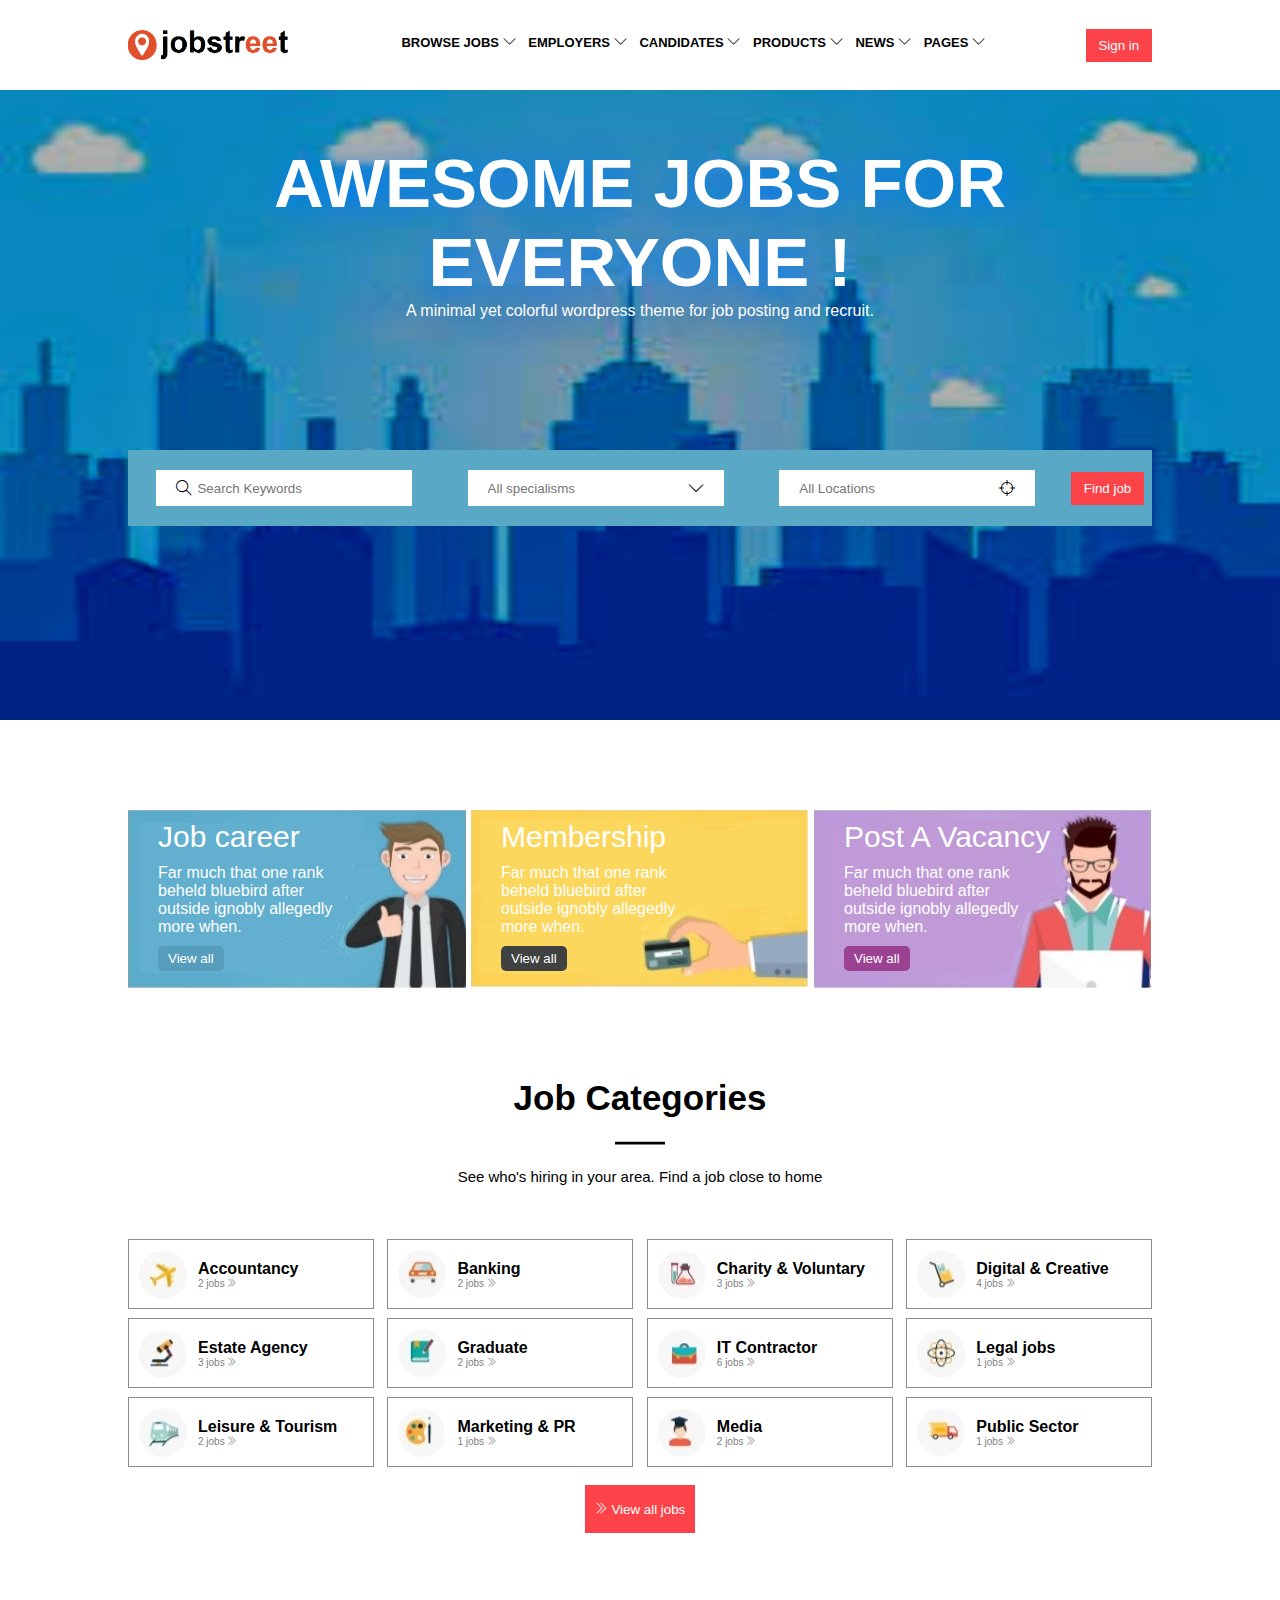
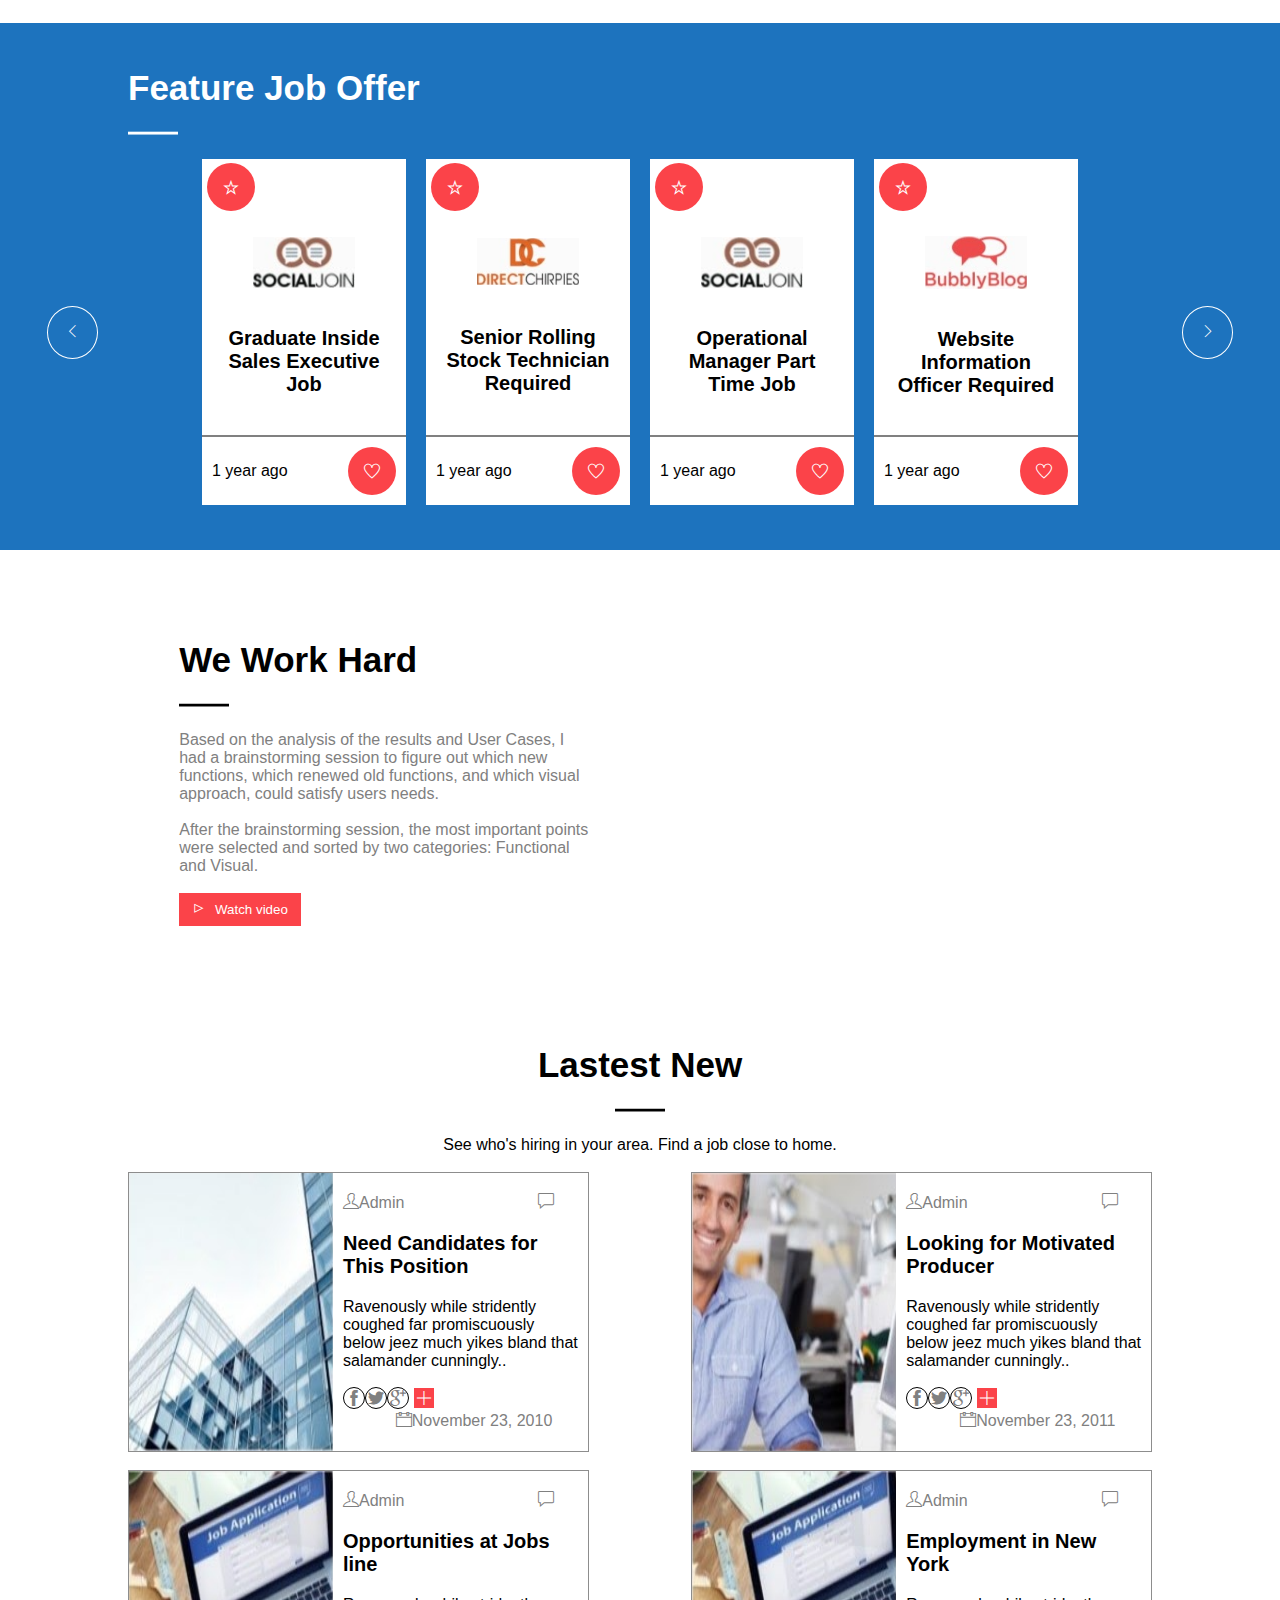
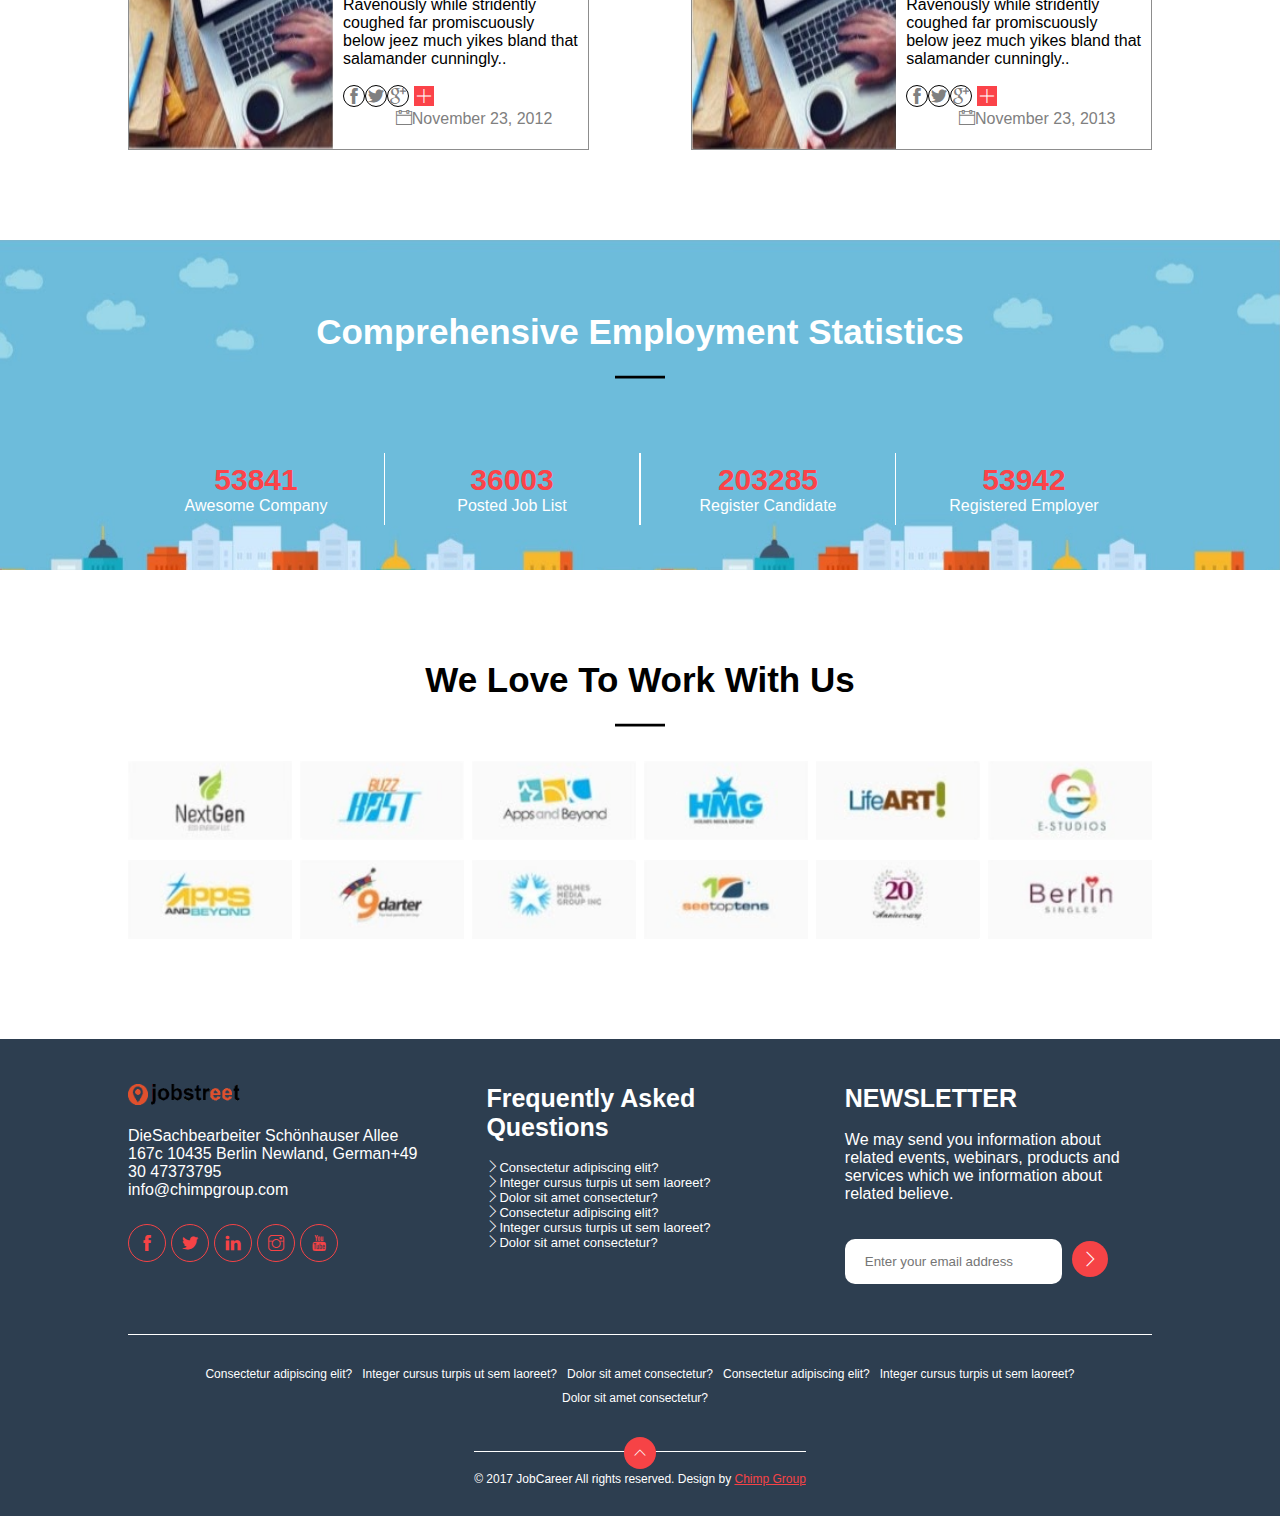
<file: project2/index.html>
<!DOCTYPE html>
<html lang="en">

<head>
    <meta charset="UTF-8">
    <meta http-equiv="X-UA-Compatible" content="IE=edge">
    <meta name="viewport" content="width=device-width, initial-scale=1.0">
    <title>Jobstreet</title>
    <link rel="stylesheet" href="../project1/img/themify-icons/themify-icons.css">
    <link rel="stylesheet" href="./css/index.css">
    <link rel="stylesheet" href="./css/index-desktop.css">
    <link rel="stylesheet" href="./css/index-tablet.css">
    <link rel="stylesheet" href="./css/index-mobile.css">
</head>

<body>
    <div class="header fit">
        <img src="./img/my-logo.png" alt="" class="pointer">
        <ul class="pointer">
            <li>Browse Jobs <i class="ti-angle-down desktop"></i> <i class="ti-plus non_desktop"></i>
                <ul>
                    <li>Jobs Listing</li>
                    <li>Job Page</li>
                    <li>Jobs By Cities</li>
                    <li>Job By Types</li>
                </ul>
            </li>
            <li>Employers <i class="ti-angle-down desktop"></i> <i class="ti-plus non_desktop"></i>
                <ul>
                    <li>Employers Listing</li>
                    <li>Employer Page</li>
                    <li>Employers By Cities</li>
                </ul>
            </li>
            <li>Candidates <i class="ti-angle-down desktop"></i> <i class="ti-plus non_desktop"></i>
                <ul>
                    <li>Candidates Listing</li>
                    <li>Candidate Page</li>
                    <li>Candidates By Cities</li>
                </ul>
            </li>
            <li>Products <i class="ti-angle-down desktop"></i> <i class="ti-plus non_desktop"></i>
                <ul>
                    <li>Products Listing</li>
                    <li>Product Page</li>
                </ul>
            </li>
            <li>News <i class="ti-angle-down desktop"></i> <i class="ti-plus non_desktop"></i>
                <ul>
                    <li>Hot News</li>
                    <li>Newst</li>
                    <li>News Listing</li>
                </ul>
            </li>
            <li>Pages <i class="ti-angle-down desktop"></i> <i class="ti-plus non_desktop"></i>
                <ul>
                    <li>Pages Listing</li>
                </ul>
            </li>
        </ul>
        <button class="pointer button">Sign in</button>
        <i class="ti-menu non_desktop button"></i>
    </div>
    <div class="container">
        <div class="search fit space-top" id="top">
            <div class="search_content">AWESOME JOBS FOR EVERYONE !</div>
            <div class="search_text">A minimal yet colorful wordpress theme for job posting and recruit.</div>
            <div class="search_searchbox">
                <p><i class="ti-search"></i><input type="text" placeholder="Search Keywords"></p>
                <p><input type="text" placeholder="All specialisms"><i class="ti-angle-down"></i></p>
                <p><input type="text" placeholder="All Locations"><i class="ti-target"></i></p>
                <button class="pointer button">Find job</button>
            </div>
        </div>
        <div class="introduce fit space-top">
            <div class="introduce_job">
                <p class="introduce_index">Job career</p>
                <p class="introduce_content">Far much that one rank beheld bluebird after outside ignobly allegedly more when.</p>
                <button>View all</button>
            </div>
            <div class="introduce_member">
                <p class="introduce_index">Membership</p>
                <p class="introduce_content">Far much that one rank beheld bluebird after outside ignobly allegedly more when.</p>
                <button>View all</button>
            </div>
            <div class="introduce_post">
                <p class="introduce_index">Post A Vacancy</p>
                <p class="introduce_content">Far much that one rank beheld bluebird after outside ignobly allegedly more when.</p>
                <button>View all</button>
            </div>
        </div>
        <div class="menu space-top fit">
            <div class="menu_header">
                <p class="index">Job Categories</p>
                <i class="ti-layout-line-solid"></i>
                <p>See who's hiring in your area. Find a job close to home</p>
            </div>
            <div class="menu_elements">
                <div class="menu_ele">
                    <img src="./img/menu-ele-1.png" alt="">
                    <div class="ele_infor">
                        <p class="ele_name">Accountancy</p>
                        <p class="ele_count">2 jobs <i class="ti-angle-double-right"></i></p>
                    </div>
                </div>
                <div class="menu_ele">
                    <img src="./img/menu-ele-2.png" alt="">
                    <div class="ele_infor">
                        <p class="ele_name">Banking</p>
                        <p class="ele_count">2 jobs <i class="ti-angle-double-right"></i></p>
                    </div>
                </div>
                <div class="menu_ele">
                    <img src="./img/menu-ele-3.png" alt="">
                    <div class="ele_infor">
                        <p class="ele_name">Charity & Voluntary</p>
                        <p class="ele_count">3 jobs <i class="ti-angle-double-right"></i></p>
                    </div>
                </div>
                <div class="menu_ele">
                    <img src="./img/menu-ele-4.png" alt="">
                    <div class="ele_infor">
                        <p class="ele_name">Digital & Creative</p>
                        <p class="ele_count">4 jobs <i class="ti-angle-double-right"></i></p>
                    </div>
                </div>
                <div class="menu_ele">
                    <img src="./img/menu-ele-5.png" alt="">
                    <div class="ele_infor">
                        <p class="ele_name">Estate Agency</p>
                        <p class="ele_count">3 jobs <i class="ti-angle-double-right"></i></p>
                    </div>
                </div>
                <div class="menu_ele">
                    <img src="./img/menu-ele-6.png" alt="">
                    <div class="ele_infor">
                        <p class="ele_name">Graduate</p>
                        <p class="ele_count">2 jobs <i class="ti-angle-double-right"></i></p>
                    </div>
                </div>
                <div class="menu_ele">
                    <img src="./img/menu-ele-7.png" alt="">
                    <div class="ele_infor">
                        <p class="ele_name">IT Contractor</p>
                        <p class="ele_count">6 jobs <i class="ti-angle-double-right"></i></p>
                    </div>
                </div>
                <div class="menu_ele">
                    <img src="./img/menu-ele-8.png" alt="">
                    <div class="ele_infor">
                        <p class="ele_name">Legal jobs</p>
                        <p class="ele_count">1 jobs <i class="ti-angle-double-right"></i></p>
                    </div>
                </div>
                <div class="menu_ele">
                    <img src="./img/menu-ele-9.png" alt="">
                    <div class="ele_infor">
                        <p class="ele_name">Leisure & Tourism</p>
                        <p class="ele_count">2 jobs <i class="ti-angle-double-right"></i></p>
                    </div>
                </div>
                <div class="menu_ele">
                    <img src="./img/menu-ele-10.png" alt="">
                    <div class="ele_infor">
                        <p class="ele_name">Marketing & PR</p>
                        <p class="ele_count">1 jobs <i class="ti-angle-double-right"></i></p>
                    </div>
                </div>
                <div class="menu_ele">
                    <img src="./img/menu-ele-11.png" alt="">
                    <div class="ele_infor">
                        <p class="ele_name">Media</p>
                        <p class="ele_count">2 jobs <i class="ti-angle-double-right"></i></p>
                    </div>
                </div>
                <div class="menu_ele">
                    <img src="./img/menu-ele-12.png" alt="">
                    <div class="ele_infor">
                        <p class="ele_name">Public Sector</p>
                        <p class="ele_count">1 jobs <i class="ti-angle-double-right"></i></p>
                    </div>
                </div>
            </div>
            <button class="button"><i class="ti-angle-double-right"></i> View all jobs</button>
        </div>
        <div class="slice space-top">
            <div class="slice_content fit">
                <p class="index">Feature Job Offer</p>
                <i class="ti-layout-line-solid"></i>
            </div>
            <div class="slice_bar">
                <button class="pre_page"><i class="ti-angle-left"></i></button>
                <div class="slice_pages">
                    <div class="slice_page">
                        <p><i class="ti-star button"></i></p>
                        <img src="./img/logo-1.png" alt="">
                        <p>Graduate Inside Sales Executive Job</p>
                        <p>1 year ago <i class="ti-heart button"></i></p>
                    </div>
                    <div class="slice_page">
                        <p><i class="ti-star button"></i></p>
                        <img src="./img/logo-2.png" alt="">
                        <p>Senior Rolling Stock Technician Required</p>
                        <p>1 year ago <i class="ti-heart button"></i></p>
                    </div>
                    <div class="slice_page">
                        <p><i class="ti-star button"></i></p>
                        <img src="./img/logo-1.png" alt="">
                        <p>Operational Manager Part Time Job</p>
                        <p>1 year ago <i class="ti-heart button"></i></p>
                    </div>
                    <div class="slice_page">
                        <p><i class="ti-star button"></i></p>
                        <img src="./img/logo-3.png" alt="">
                        <p>Website Information Officer Required</p>
                        <p>1 year ago <i class="ti-heart button"></i></p>
                    </div>
                </div>
                <button class="next_page"><i class="ti-angle-right"></i></button>
            </div>
        </div>
        <div class="workhard fit space-top">
            <div class="workhard_text">
                <div class="index">We Work Hard</div>
                <i class="ti-layout-line-solid"></i>
                <p>Based on the analysis of the results and User Cases, I had a brainstorming session to figure out which new functions, which renewed old functions, and which visual approach, could satisfy users needs.</p>
                <p>After the brainstorming session, the most important points were selected and sorted by two categories: Functional and Visual.</p>
                <button class="button"><i class="ti-control-play"></i>Watch video</button>
            </div>
            <iframe height="315" src="https://www.youtube.com/embed/on3mxgg4J6w" title="YouTube video player" allow="accelerometer; autoplay; clipboard-write; encrypted-media; gyroscope; picture-in-picture" allowfullscreen></iframe>
        </div>
        <div class="news fit space-top">
            <div class="news_text">
                <div class="index">Lastest New</div>
                <i class="ti-layout-line-solid"></i>
                <p>See who's hiring in your area. Find a job close to home.</p>
            </div>
            <div class="news_list">
                <div class="one_new">
                    <img src="./img/new-1.png" alt="">
                    <div class="one_new-text">
                        <p><i class="ti-user"></i>Admin <i class="ti-comment"></i></p>
                        <p>Need Candidates for This Position</p>
                        <p>Ravenously while stridently coughed far promiscuously below jeez much yikes bland that salamander cunningly..</p>
                        <p><i class="ti-facebook"></i><i class="ti-twitter-alt"></i><i class="ti-google"></i><i class="ti-plus"></i><i class="ti-calendar"><span>November 23, 2010</span></i></p>
                    </div>
                </div>
                <div class="one_new">
                    <img src="./img/new-2.png" alt="">
                    <div class="one_new-text">
                        <p><i class="ti-user"></i>Admin <i class="ti-comment"></i></p>
                        <p>Looking for Motivated Producer</p>
                        <p>Ravenously while stridently coughed far promiscuously below jeez much yikes bland that salamander cunningly..</p>
                        <p><i class="ti-facebook"></i><i class="ti-twitter-alt"></i><i class="ti-google"></i><i class="ti-plus"></i><i class="ti-calendar"><span>November 23, 2011</span></i></p>
                    </div>
                </div>
                <div class="one_new">
                    <img src="./img/new-3.png" alt="">
                    <div class="one_new-text">
                        <p><i class="ti-user"></i>Admin <i class="ti-comment"></i></p>
                        <p>Opportunities at Jobs line</p>
                        <p>Ravenously while stridently coughed far promiscuously below jeez much yikes bland that salamander cunningly..</p>
                        <p><i class="ti-facebook"></i><i class="ti-twitter-alt"></i><i class="ti-google"></i><i class="ti-plus"></i><i class="ti-calendar"><span>November 23, 2012</span></i></p>
                    </div>
                </div>
                <div class="one_new">
                    <img src="./img/new-4.png" alt="">
                    <div class="one_new-text">
                        <p><i class="ti-user"></i>Admin <i class="ti-comment"></i></p>
                        <p>Employment in New York</p>
                        <p>Ravenously while stridently coughed far promiscuously below jeez much yikes bland that salamander cunningly..</p>
                        <p><i class="ti-facebook"></i><i class="ti-twitter-alt"></i><i class="ti-google"></i><i class="ti-plus"></i><i class="ti-calendar"><span>November 23, 2013</span></i></p>
                    </div>
                </div>
            </div>
        </div>
        <div class="total fit space-top">
            <div class="total_text">
                <div class="index">Comprehensive Employment Statistics</div>
                <i class="ti-layout-line-solid"></i>
            </div>
            <div class="total_number">
                <div class="total_number-one">
                    <p>53841</p>
                    <p>Awesome Company</p>
                </div>
                <div class="total_number-one">
                    <p>36003</p>
                    <p>Posted Job List</p>
                </div>
                <div class="total_number-one">
                    <p>203285</p>
                    <p>Register Candidate</p>
                </div>
                <div class="total_number-one">
                    <p>53942</p>
                    <p>Registered Employer</p>
                </div>
            </div>
        </div>
        <div class="love fit space-top">
            <div class="love_text">
                <div class="index">We Love To Work With Us</div>
                <i class="ti-layout-line-solid"></i>
            </div>
            <div class="love_logo">
                <img src="./img/company-1.png" alt="">
                <img src="./img/company-2.png" alt="">
                <img src="./img/company-3.png" alt="">
                <img src="./img/company-4.png" alt="">
                <img src="./img/company-5.png" alt="">
                <img src="./img/company-6.png" alt="">
                <img src="./img/company-7.png" alt="">
                <img src="./img/company-8.png" alt="">
                <img src="./img/company-9.png" alt="">
                <img src="./img/company-10.png" alt="">
                <img src="./img/company-11.png" alt="">
                <img src="./img/company-12.png" alt="">
            </div>
        </div>
    </div>
    <div class="footer fit space-top">
        <div class="footer_infor">
            <div class="footer_infor-company">
                <img src="./img/my-logo-dark.png" alt="" class="header_element">
                <p>DieSachbearbeiter Schönhauser Allee 167c 10435 Berlin Newland, German+49 30 47373795</p>
                <p>info@chimpgroup.com</p>
                <p><i class="ti-facebook"></i><i class="ti-twitter-alt"></i><i class="ti-linkedin"></i><i class="ti-instagram"></i><i class="ti-youtube"></i></p>
            </div>
            <div class="footer_infor-ask">
                <div class="header_element">Frequently Asked Questions</div>
                <p><i class="ti-angle-right"></i>Consectetur adipiscing elit?</p>
                <p><i class="ti-angle-right"></i>Integer cursus turpis ut sem laoreet?</p>
                <p><i class="ti-angle-right"></i>Dolor sit amet consectetur?</p>
                <p><i class="ti-angle-right"></i>Consectetur adipiscing elit?</p>
                <p><i class="ti-angle-right"></i>Integer cursus turpis ut sem laoreet?</p>
                <p><i class="ti-angle-right"></i>Dolor sit amet consectetur?</p>
            </div>
            <div class="footer_infor-contact">
                <div class="header_element">NEWSLETTER</div>
                <p>We may send you information about related events, webinars, products and services which we information about related believe.</p>
                <p><input type="text" placeholder="Enter your email address"><i class="ti-angle-right"></i></p>
            </div>
        </div>
        <div class="footer_mid">
            <span>Consectetur adipiscing elit?</span>
            <span>Integer cursus turpis ut sem laoreet?</span>
            <span>Dolor sit amet consectetur?</span>
            <span>Consectetur adipiscing elit?</span>
            <span>Integer cursus turpis ut sem laoreet?</span>
            <span>Dolor sit amet consectetur?</span>
            <span></span>
        </div>
        <div class="footer_end">
            <a href="#top"><i class="ti-angle-up"></i></a>
            <div>© 2017 JobCareer All rights reserved. Design by <a href="https://google.com">Chimp Group</a></div>
        </div>
    </div>
    <script src="./js/index.js"></script>
</body>

</html>
</file>
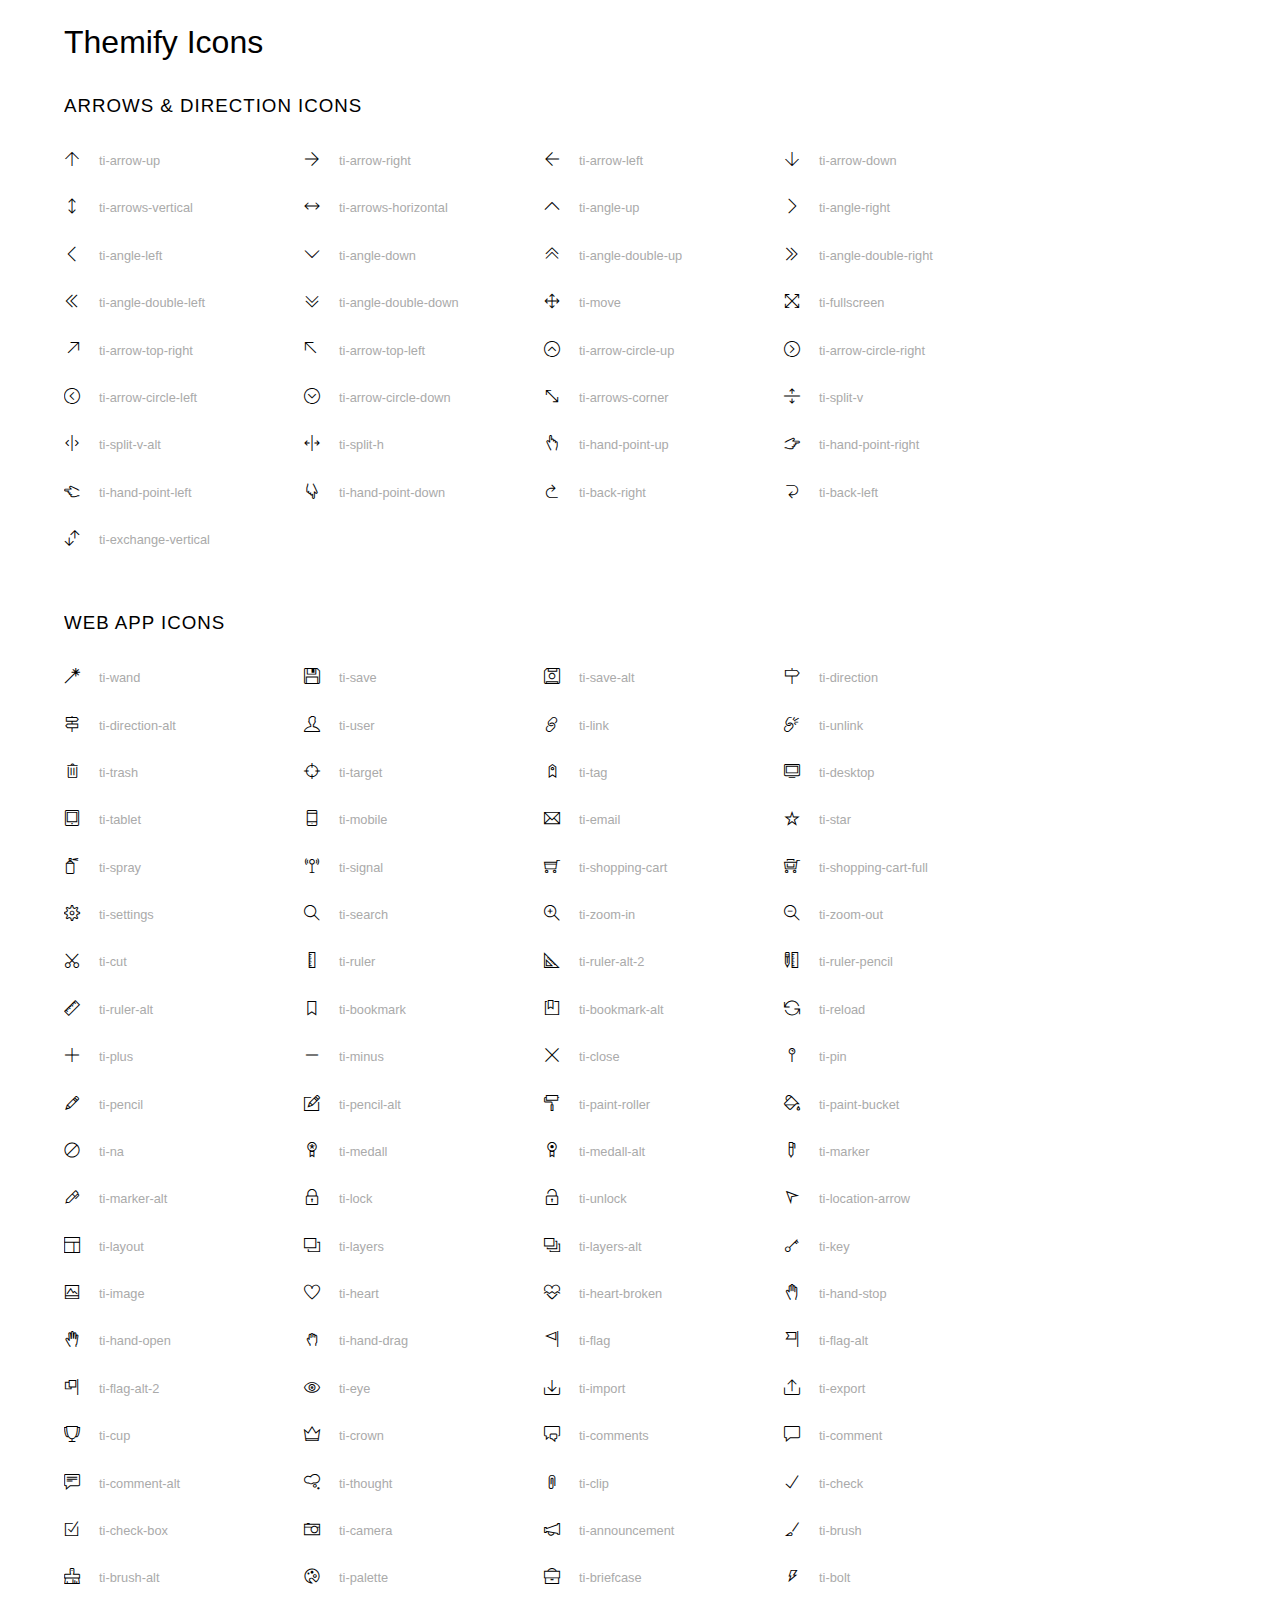
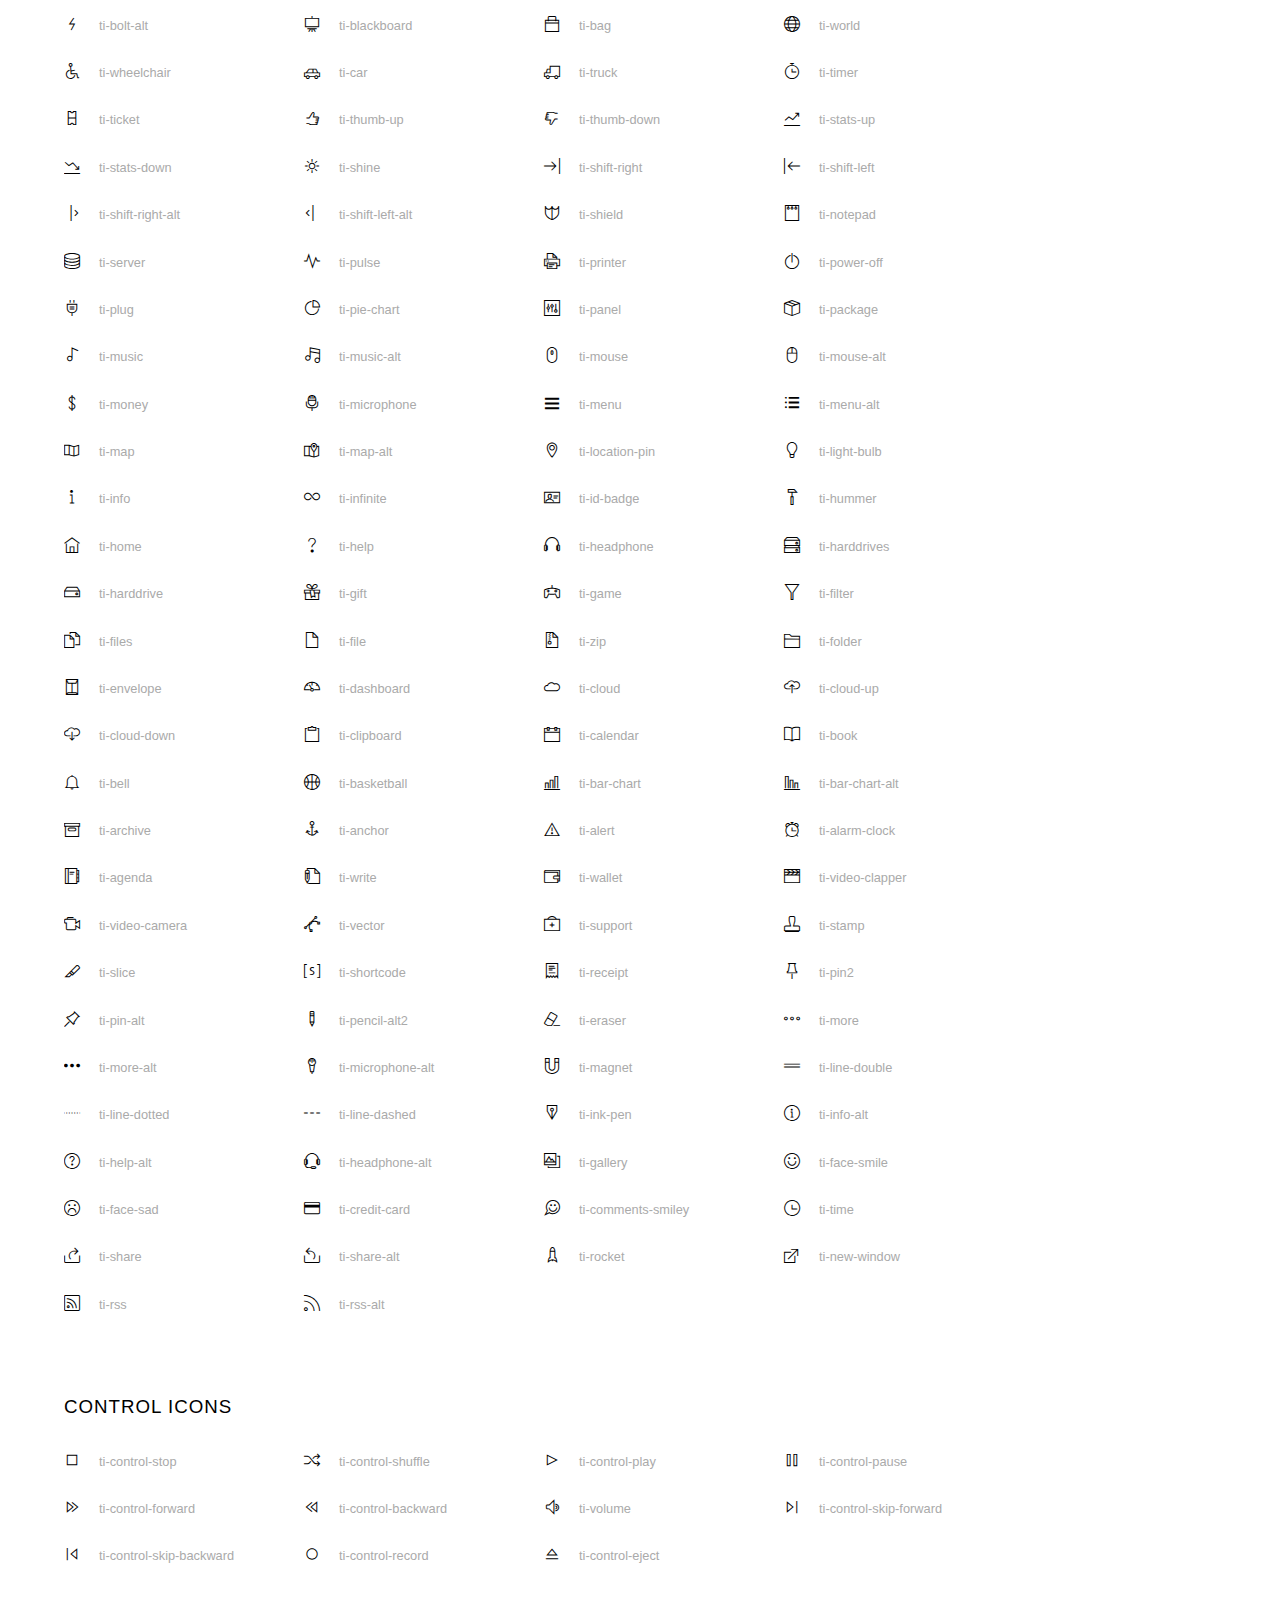
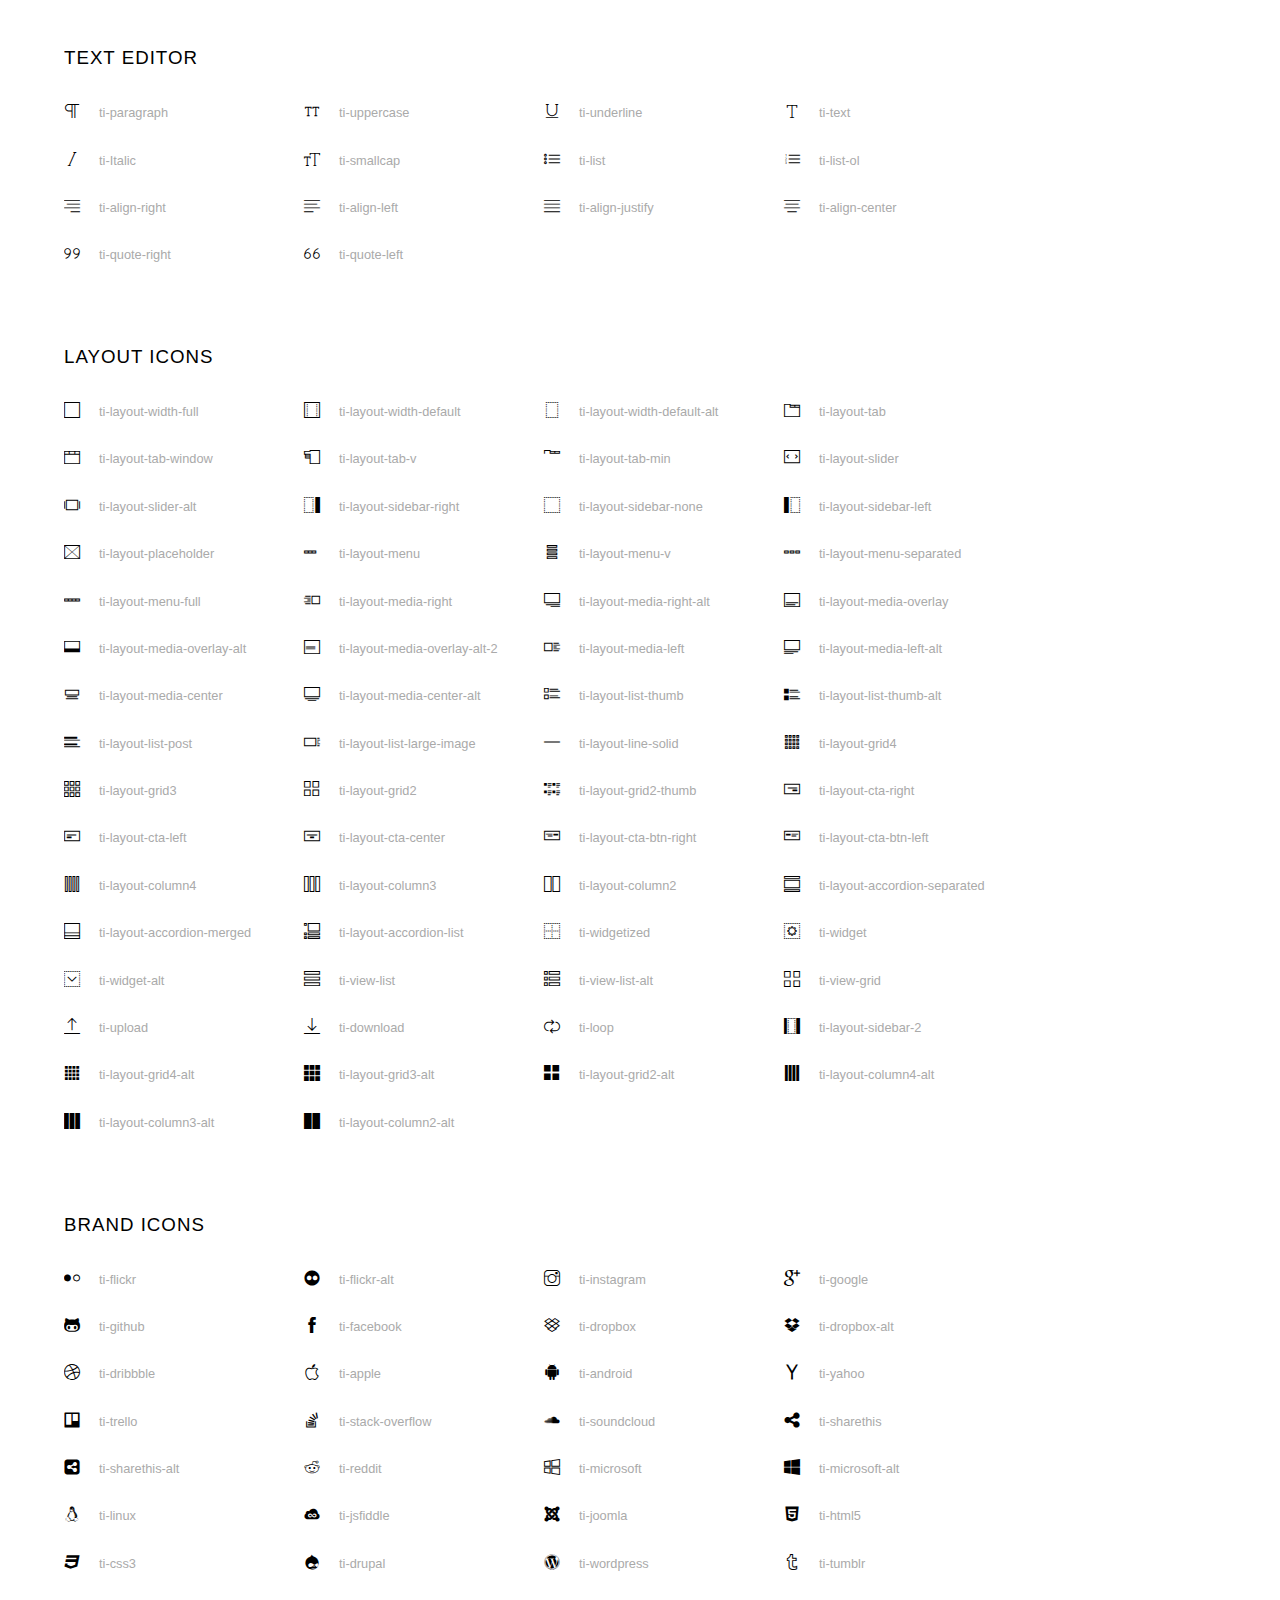
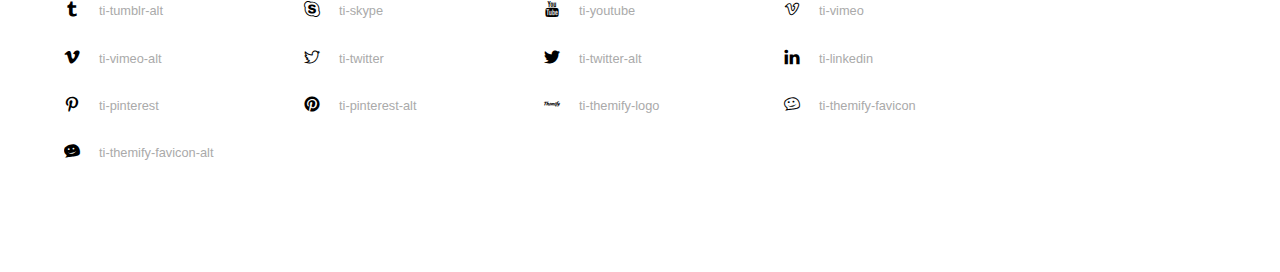
<file: project1/img/themify-icons/index.html>
<!doctype html>
<html>
<head>
	<meta charset="utf-8">
	<title>Themify Icon Font</title>
	<meta name="viewport" content="width=device-width">
	<link rel="stylesheet" href="demo-files/demo.css">
	<link rel="stylesheet" href="themify-icons.css">
	<!--[if lt IE 8]><!-->
	<link rel="stylesheet" href="ie7/ie7.css">
	<!--<![endif]-->
</head>
<body>
	<h1>Themify Icons</h1>

	<div class="icon-section">

		<div class="icon-section">
			<h3>Arrows &amp; Direction Icons </h3>

			<div class="icon-container">
				<span class="ti-arrow-up"></span><span class="icon-name"> ti-arrow-up</span>
			</div>
			<div class="icon-container">
				<span class="ti-arrow-right"></span><span class="icon-name"> ti-arrow-right</span>
			</div>
			<div class="icon-container">
				<span class="ti-arrow-left"></span><span class="icon-name"> ti-arrow-left</span>
			</div>
			<div class="icon-container">
				<span class="ti-arrow-down"></span><span class="icon-name"> ti-arrow-down</span>
			</div>
			<div class="icon-container">
				<span class="ti-arrows-vertical"></span><span class="icon-name"> ti-arrows-vertical</span>
			</div>
			<div class="icon-container">
				<span class="ti-arrows-horizontal"></span><span class="icon-name"> ti-arrows-horizontal</span>
			</div>
			<div class="icon-container">
				<span class="ti-angle-up"></span><span class="icon-name"> ti-angle-up</span>
			</div>
			<div class="icon-container">
				<span class="ti-angle-right"></span><span class="icon-name"> ti-angle-right</span>
			</div>
			<div class="icon-container">
				<span class="ti-angle-left"></span><span class="icon-name"> ti-angle-left</span>
			</div>
			<div class="icon-container">
				<span class="ti-angle-down"></span><span class="icon-name"> ti-angle-down</span>
			</div>	
			<div class="icon-container">
				<span class="ti-angle-double-up"></span><span class="icon-name"> ti-angle-double-up</span>
			</div>
			<div class="icon-container">
				<span class="ti-angle-double-right"></span><span class="icon-name"> ti-angle-double-right</span>
			</div>
			<div class="icon-container">
				<span class="ti-angle-double-left"></span><span class="icon-name"> ti-angle-double-left</span>
			</div>
			<div class="icon-container">
				<span class="ti-angle-double-down"></span><span class="icon-name"> ti-angle-double-down</span>
			</div>					
			<div class="icon-container">
				<span class="ti-move"></span><span class="icon-name"> ti-move</span>
			</div>
			<div class="icon-container">
				<span class="ti-fullscreen"></span><span class="icon-name"> ti-fullscreen</span>
			</div>
			<div class="icon-container">
				<span class="ti-arrow-top-right"></span><span class="icon-name"> ti-arrow-top-right</span>
			</div>
			<div class="icon-container">
				<span class="ti-arrow-top-left"></span><span class="icon-name"> ti-arrow-top-left</span>
			</div>
			<div class="icon-container">
				<span class="ti-arrow-circle-up"></span><span class="icon-name"> ti-arrow-circle-up</span>
			</div>
			<div class="icon-container">
				<span class="ti-arrow-circle-right"></span><span class="icon-name"> ti-arrow-circle-right</span>
			</div>
			<div class="icon-container">
				<span class="ti-arrow-circle-left"></span><span class="icon-name"> ti-arrow-circle-left</span>
			</div>
			<div class="icon-container">
				<span class="ti-arrow-circle-down"></span><span class="icon-name"> ti-arrow-circle-down</span>
			</div>
			<div class="icon-container">
				<span class="ti-arrows-corner"></span><span class="icon-name"> ti-arrows-corner</span>
			</div>
			<div class="icon-container">
				<span class="ti-split-v"></span><span class="icon-name"> ti-split-v</span>
			</div>

			<div class="icon-container">
				<span class="ti-split-v-alt"></span><span class="icon-name"> ti-split-v-alt</span>
			</div>
			<div class="icon-container">
				<span class="ti-split-h"></span><span class="icon-name"> ti-split-h</span>
			</div>
			<div class="icon-container">
				<span class="ti-hand-point-up"></span><span class="icon-name"> ti-hand-point-up</span>
			</div>
			<div class="icon-container">
				<span class="ti-hand-point-right"></span><span class="icon-name"> ti-hand-point-right</span>
			</div>
			<div class="icon-container">
				<span class="ti-hand-point-left"></span><span class="icon-name"> ti-hand-point-left</span>
			</div>
			<div class="icon-container">
				<span class="ti-hand-point-down"></span><span class="icon-name"> ti-hand-point-down</span>
			</div>
			<div class="icon-container">
				<span class="ti-back-right"></span><span class="icon-name"> ti-back-right</span>
			</div>
			<div class="icon-container">
				<span class="ti-back-left"></span><span class="icon-name"> ti-back-left</span>
			</div>
			<div class="icon-container">
				<span class="ti-exchange-vertical"></span><span class="icon-name"> ti-exchange-vertical</span>
			</div>

		</div> <!-- Arrows Icons -->



		<h3>Web App Icons</h3>
		
		<div class="icon-section">

			<div class="icon-container">
				<span class="ti-wand"></span><span class="icon-name"> ti-wand</span>
			</div>
			<div class="icon-container">
				<span class="ti-save"></span><span class="icon-name"> ti-save</span>
			</div>
			<div class="icon-container">
				<span class="ti-save-alt"></span><span class="icon-name"> ti-save-alt</span>
			</div>

			<div class="icon-container">
				<span class="ti-direction"></span><span class="icon-name"> ti-direction</span>
			</div>
			<div class="icon-container">
				<span class="ti-direction-alt"></span><span class="icon-name"> ti-direction-alt</span>
			</div>
			<div class="icon-container">
				<span class="ti-user"></span><span class="icon-name"> ti-user</span>
			</div>
			<div class="icon-container">
				<span class="ti-link"></span><span class="icon-name"> ti-link</span>
			</div>
			<div class="icon-container">
				<span class="ti-unlink"></span><span class="icon-name"> ti-unlink</span>
			</div>
			<div class="icon-container">
				<span class="ti-trash"></span><span class="icon-name"> ti-trash</span>
			</div>
			<div class="icon-container">
				<span class="ti-target"></span><span class="icon-name"> ti-target</span>
			</div>
			<div class="icon-container">
				<span class="ti-tag"></span><span class="icon-name"> ti-tag</span>
			</div>
			<div class="icon-container">
				<span class="ti-desktop"></span><span class="icon-name"> ti-desktop</span>
			</div>
			<div class="icon-container">
				<span class="ti-tablet"></span><span class="icon-name"> ti-tablet</span>
			</div>
			<div class="icon-container">
				<span class="ti-mobile"></span><span class="icon-name"> ti-mobile</span>
			</div>
			<div class="icon-container">
				<span class="ti-email"></span><span class="icon-name"> ti-email</span>
			</div>	
			<div class="icon-container">
				<span class="ti-star"></span><span class="icon-name"> ti-star</span>
			</div>
			<div class="icon-container">
				<span class="ti-spray"></span><span class="icon-name"> ti-spray</span>
			</div>
			<div class="icon-container">
				<span class="ti-signal"></span><span class="icon-name"> ti-signal</span>
			</div>
			<div class="icon-container">
				<span class="ti-shopping-cart"></span><span class="icon-name"> ti-shopping-cart</span>
			</div>
			<div class="icon-container">
				<span class="ti-shopping-cart-full"></span><span class="icon-name"> ti-shopping-cart-full</span>
			</div>
			<div class="icon-container">
				<span class="ti-settings"></span><span class="icon-name"> ti-settings</span>
			</div>
			<div class="icon-container">
				<span class="ti-search"></span><span class="icon-name"> ti-search</span>
			</div>
			<div class="icon-container">
				<span class="ti-zoom-in"></span><span class="icon-name"> ti-zoom-in</span>
			</div>
			<div class="icon-container">
				<span class="ti-zoom-out"></span><span class="icon-name"> ti-zoom-out</span>
			</div>
			<div class="icon-container">
				<span class="ti-cut"></span><span class="icon-name"> ti-cut</span>
			</div>
			<div class="icon-container">
				<span class="ti-ruler"></span><span class="icon-name"> ti-ruler</span>
			</div>
			<div class="icon-container">
				<span class="ti-ruler-alt-2"></span><span class="icon-name"> ti-ruler-alt-2</span>
			</div>			
			<div class="icon-container">
				<span class="ti-ruler-pencil"></span><span class="icon-name"> ti-ruler-pencil</span>
			</div>
			<div class="icon-container">
				<span class="ti-ruler-alt"></span><span class="icon-name"> ti-ruler-alt</span>
			</div>
			<div class="icon-container">
				<span class="ti-bookmark"></span><span class="icon-name"> ti-bookmark</span>
			</div>
			<div class="icon-container">
				<span class="ti-bookmark-alt"></span><span class="icon-name"> ti-bookmark-alt</span>
			</div>
			<div class="icon-container">
				<span class="ti-reload"></span><span class="icon-name"> ti-reload</span>
			</div>
			<div class="icon-container">
				<span class="ti-plus"></span><span class="icon-name"> ti-plus</span>
			</div>
			<div class="icon-container">
				<span class="ti-minus"></span><span class="icon-name"> ti-minus</span>
			</div>
			<div class="icon-container">
				<span class="ti-close"></span><span class="icon-name"> ti-close</span>
			</div>			
			<div class="icon-container">
				<span class="ti-pin"></span><span class="icon-name"> ti-pin</span>
			</div>
			<div class="icon-container">
				<span class="ti-pencil"></span><span class="icon-name"> ti-pencil</span>
			</div>
					
		  	<div class="icon-container">
				<span class="ti-pencil-alt"></span><span class="icon-name"> ti-pencil-alt</span>
			</div>
			<div class="icon-container">
				<span class="ti-paint-roller"></span><span class="icon-name"> ti-paint-roller</span>
			</div>
			<div class="icon-container">
				<span class="ti-paint-bucket"></span><span class="icon-name"> ti-paint-bucket</span>
			</div>
			<div class="icon-container">
				<span class="ti-na"></span><span class="icon-name"> ti-na</span>
			</div>
			<div class="icon-container">
				<span class="ti-medall"></span><span class="icon-name"> ti-medall</span>
			</div>
			<div class="icon-container">
				<span class="ti-medall-alt"></span><span class="icon-name"> ti-medall-alt</span>
			</div>
			<div class="icon-container">
				<span class="ti-marker"></span><span class="icon-name"> ti-marker</span>
			</div>
			<div class="icon-container">
				<span class="ti-marker-alt"></span><span class="icon-name"> ti-marker-alt</span>
			</div>

			<div class="icon-container">
				<span class="ti-lock"></span><span class="icon-name"> ti-lock</span>
			</div>
			<div class="icon-container">
				<span class="ti-unlock"></span><span class="icon-name"> ti-unlock</span>
			</div>
			<div class="icon-container">
				<span class="ti-location-arrow"></span><span class="icon-name"> ti-location-arrow</span>
			</div>
			<div class="icon-container">
				<span class="ti-layout"></span><span class="icon-name"> ti-layout</span>
			</div>
			<div class="icon-container">
				<span class="ti-layers"></span><span class="icon-name"> ti-layers</span>
			</div>
			<div class="icon-container">
				<span class="ti-layers-alt"></span><span class="icon-name"> ti-layers-alt</span>
			</div>
			<div class="icon-container">
				<span class="ti-key"></span><span class="icon-name"> ti-key</span>
			</div>
			<div class="icon-container">
				<span class="ti-image"></span><span class="icon-name"> ti-image</span>
			</div>
			<div class="icon-container">
				<span class="ti-heart"></span><span class="icon-name"> ti-heart</span>
			</div>
			<div class="icon-container">
				<span class="ti-heart-broken"></span><span class="icon-name"> ti-heart-broken</span>
			</div>
			<div class="icon-container">
				<span class="ti-hand-stop"></span><span class="icon-name"> ti-hand-stop</span>
			</div>
			<div class="icon-container">
				<span class="ti-hand-open"></span><span class="icon-name"> ti-hand-open</span>
			</div>
			<div class="icon-container">
				<span class="ti-hand-drag"></span><span class="icon-name"> ti-hand-drag</span>
			</div>
			<div class="icon-container">
				<span class="ti-flag"></span><span class="icon-name"> ti-flag</span>
			</div>
			<div class="icon-container">
				<span class="ti-flag-alt"></span><span class="icon-name"> ti-flag-alt</span>
			</div>
			<div class="icon-container">
				<span class="ti-flag-alt-2"></span><span class="icon-name"> ti-flag-alt-2</span>
			</div>
			<div class="icon-container">
				<span class="ti-eye"></span><span class="icon-name"> ti-eye</span>
			</div>
			<div class="icon-container">
				<span class="ti-import"></span><span class="icon-name"> ti-import</span>
			</div>			
			<div class="icon-container">
				<span class="ti-export"></span><span class="icon-name"> ti-export</span>
			</div>
			<div class="icon-container">
				<span class="ti-cup"></span><span class="icon-name"> ti-cup</span>
			</div>
			<div class="icon-container">
				<span class="ti-crown"></span><span class="icon-name"> ti-crown</span>
			</div>
			<div class="icon-container">
				<span class="ti-comments"></span><span class="icon-name"> ti-comments</span>
			</div>
			<div class="icon-container">
				<span class="ti-comment"></span><span class="icon-name"> ti-comment</span>
			</div>
			<div class="icon-container">
				<span class="ti-comment-alt"></span><span class="icon-name"> ti-comment-alt</span>
			</div>
			<div class="icon-container">
				<span class="ti-thought"></span><span class="icon-name"> ti-thought</span>
			</div>			
			<div class="icon-container">
				<span class="ti-clip"></span><span class="icon-name"> ti-clip</span>
			</div>

			<div class="icon-container">
				<span class="ti-check"></span><span class="icon-name"> ti-check</span>
			</div>
			<div class="icon-container">
				<span class="ti-check-box"></span><span class="icon-name"> ti-check-box</span>
			</div>
			<div class="icon-container">
				<span class="ti-camera"></span><span class="icon-name"> ti-camera</span>
			</div>
			<div class="icon-container">
				<span class="ti-announcement"></span><span class="icon-name"> ti-announcement</span>
			</div>
			<div class="icon-container">
				<span class="ti-brush"></span><span class="icon-name"> ti-brush</span>
			</div>
			<div class="icon-container">
				<span class="ti-brush-alt"></span><span class="icon-name"> ti-brush-alt</span>
			</div>
			<div class="icon-container">
				<span class="ti-palette"></span><span class="icon-name"> ti-palette</span>
			</div>			
			<div class="icon-container">
				<span class="ti-briefcase"></span><span class="icon-name"> ti-briefcase</span>
			</div>
			<div class="icon-container">
				<span class="ti-bolt"></span><span class="icon-name"> ti-bolt</span>
			</div>
			<div class="icon-container">
				<span class="ti-bolt-alt"></span><span class="icon-name"> ti-bolt-alt</span>
			</div>
			<div class="icon-container">
				<span class="ti-blackboard"></span><span class="icon-name"> ti-blackboard</span>
			</div>
			<div class="icon-container">
				<span class="ti-bag"></span><span class="icon-name"> ti-bag</span>
			</div>
			<div class="icon-container">
				<span class="ti-world"></span><span class="icon-name"> ti-world</span>
			</div>
			<div class="icon-container">
				<span class="ti-wheelchair"></span><span class="icon-name"> ti-wheelchair</span>
			</div>
			<div class="icon-container">
				<span class="ti-car"></span><span class="icon-name"> ti-car</span>
			</div>
			<div class="icon-container">
				<span class="ti-truck"></span><span class="icon-name"> ti-truck</span>
			</div>
			<div class="icon-container">
				<span class="ti-timer"></span><span class="icon-name"> ti-timer</span>
			</div>
			<div class="icon-container">
				<span class="ti-ticket"></span><span class="icon-name"> ti-ticket</span>
			</div>
			<div class="icon-container">
				<span class="ti-thumb-up"></span><span class="icon-name"> ti-thumb-up</span>
			</div>
			<div class="icon-container">
				<span class="ti-thumb-down"></span><span class="icon-name"> ti-thumb-down</span>
			</div>

			<div class="icon-container">
				<span class="ti-stats-up"></span><span class="icon-name"> ti-stats-up</span>
			</div>
			<div class="icon-container">
				<span class="ti-stats-down"></span><span class="icon-name"> ti-stats-down</span>
			</div>
			<div class="icon-container">
				<span class="ti-shine"></span><span class="icon-name"> ti-shine</span>
			</div>
			<div class="icon-container">
				<span class="ti-shift-right"></span><span class="icon-name"> ti-shift-right</span>
			</div>
			<div class="icon-container">
				<span class="ti-shift-left"></span><span class="icon-name"> ti-shift-left</span>
			</div>

			<div class="icon-container">
				<span class="ti-shift-right-alt"></span><span class="icon-name"> ti-shift-right-alt</span>
			</div>
			<div class="icon-container">
				<span class="ti-shift-left-alt"></span><span class="icon-name"> ti-shift-left-alt</span>
			</div>
			<div class="icon-container">
				<span class="ti-shield"></span><span class="icon-name"> ti-shield</span>
			</div>
			<div class="icon-container">
				<span class="ti-notepad"></span><span class="icon-name"> ti-notepad</span>
			</div>
			<div class="icon-container">
				<span class="ti-server"></span><span class="icon-name"> ti-server</span>
			</div>

			<div class="icon-container">
				<span class="ti-pulse"></span><span class="icon-name"> ti-pulse</span>
			</div>
			<div class="icon-container">
				<span class="ti-printer"></span><span class="icon-name"> ti-printer</span>
			</div>
			<div class="icon-container">
				<span class="ti-power-off"></span><span class="icon-name"> ti-power-off</span>
			</div>
			<div class="icon-container">
				<span class="ti-plug"></span><span class="icon-name"> ti-plug</span>
			</div>
			<div class="icon-container">
				<span class="ti-pie-chart"></span><span class="icon-name"> ti-pie-chart</span>
			</div>

			<div class="icon-container">
				<span class="ti-panel"></span><span class="icon-name"> ti-panel</span>
			</div>
			<div class="icon-container">
				<span class="ti-package"></span><span class="icon-name"> ti-package</span>
			</div>
			<div class="icon-container">
				<span class="ti-music"></span><span class="icon-name"> ti-music</span>
			</div>
			<div class="icon-container">
				<span class="ti-music-alt"></span><span class="icon-name"> ti-music-alt</span>
			</div>
			<div class="icon-container">
				<span class="ti-mouse"></span><span class="icon-name"> ti-mouse</span>
			</div>
			<div class="icon-container">
				<span class="ti-mouse-alt"></span><span class="icon-name"> ti-mouse-alt</span>
			</div>
			<div class="icon-container">
				<span class="ti-money"></span><span class="icon-name"> ti-money</span>
			</div>
			<div class="icon-container">
				<span class="ti-microphone"></span><span class="icon-name"> ti-microphone</span>
			</div>
			<div class="icon-container">
				<span class="ti-menu"></span><span class="icon-name"> ti-menu</span>
			</div>
			<div class="icon-container">
				<span class="ti-menu-alt"></span><span class="icon-name"> ti-menu-alt</span>
			</div>
			<div class="icon-container">
				<span class="ti-map"></span><span class="icon-name"> ti-map</span>
			</div>
			<div class="icon-container">
				<span class="ti-map-alt"></span><span class="icon-name"> ti-map-alt</span>
			</div>

			<div class="icon-container">
				<span class="ti-location-pin"></span><span class="icon-name"> ti-location-pin</span>
			</div>

			<div class="icon-container">
				<span class="ti-light-bulb"></span><span class="icon-name"> ti-light-bulb</span>
			</div>
			<div class="icon-container">
				<span class="ti-info"></span><span class="icon-name"> ti-info</span>
			</div>
			<div class="icon-container">
				<span class="ti-infinite"></span><span class="icon-name"> ti-infinite</span>
			</div>
			<div class="icon-container">
				<span class="ti-id-badge"></span><span class="icon-name"> ti-id-badge</span>
			</div>
			<div class="icon-container">
				<span class="ti-hummer"></span><span class="icon-name"> ti-hummer</span>
			</div>
			<div class="icon-container">
				<span class="ti-home"></span><span class="icon-name"> ti-home</span>
			</div>
			<div class="icon-container">
				<span class="ti-help"></span><span class="icon-name"> ti-help</span>
			</div>
			<div class="icon-container">
				<span class="ti-headphone"></span><span class="icon-name"> ti-headphone</span>
			</div>
			<div class="icon-container">
				<span class="ti-harddrives"></span><span class="icon-name"> ti-harddrives</span>
			</div>
			<div class="icon-container">
				<span class="ti-harddrive"></span><span class="icon-name"> ti-harddrive</span>
			</div>
			<div class="icon-container">
				<span class="ti-gift"></span><span class="icon-name"> ti-gift</span>
			</div>
			<div class="icon-container">
				<span class="ti-game"></span><span class="icon-name"> ti-game</span>
			</div>
			<div class="icon-container">
				<span class="ti-filter"></span><span class="icon-name"> ti-filter</span>
			</div>
			<div class="icon-container">
				<span class="ti-files"></span><span class="icon-name"> ti-files</span>
			</div>
			<div class="icon-container">
				<span class="ti-file"></span><span class="icon-name"> ti-file</span>
			</div>
			<div class="icon-container">
				<span class="ti-zip"></span><span class="icon-name"> ti-zip</span>
			</div>
			<div class="icon-container">
				<span class="ti-folder"></span><span class="icon-name"> ti-folder</span>
			</div>			
			<div class="icon-container">
				<span class="ti-envelope"></span><span class="icon-name"> ti-envelope</span>
			</div>


			<div class="icon-container">
				<span class="ti-dashboard"></span><span class="icon-name"> ti-dashboard</span>
			</div>
			<div class="icon-container">
				<span class="ti-cloud"></span><span class="icon-name"> ti-cloud</span>
			</div>
			<div class="icon-container">
				<span class="ti-cloud-up"></span><span class="icon-name"> ti-cloud-up</span>
			</div>
			<div class="icon-container">
				<span class="ti-cloud-down"></span><span class="icon-name"> ti-cloud-down</span>
			</div>
			<div class="icon-container">
				<span class="ti-clipboard"></span><span class="icon-name"> ti-clipboard</span>
			</div>
			<div class="icon-container">
				<span class="ti-calendar"></span><span class="icon-name"> ti-calendar</span>
			</div>
			<div class="icon-container">
				<span class="ti-book"></span><span class="icon-name"> ti-book</span>
			</div>
			<div class="icon-container">
				<span class="ti-bell"></span><span class="icon-name"> ti-bell</span>
			</div>
			<div class="icon-container">
				<span class="ti-basketball"></span><span class="icon-name"> ti-basketball</span>
			</div>
			<div class="icon-container">
				<span class="ti-bar-chart"></span><span class="icon-name"> ti-bar-chart</span>
			</div>
			<div class="icon-container">
				<span class="ti-bar-chart-alt"></span><span class="icon-name"> ti-bar-chart-alt</span>
			</div>


			<div class="icon-container">
				<span class="ti-archive"></span><span class="icon-name"> ti-archive</span>
			</div>
			<div class="icon-container">
				<span class="ti-anchor"></span><span class="icon-name"> ti-anchor</span>
			</div>

			<div class="icon-container">
				<span class="ti-alert"></span><span class="icon-name"> ti-alert</span>
			</div>
			<div class="icon-container">
				<span class="ti-alarm-clock"></span><span class="icon-name"> ti-alarm-clock</span>
			</div>
			<div class="icon-container">
				<span class="ti-agenda"></span><span class="icon-name"> ti-agenda</span>
			</div>
			<div class="icon-container">
				<span class="ti-write"></span><span class="icon-name"> ti-write</span>
			</div>

			<div class="icon-container">
				<span class="ti-wallet"></span><span class="icon-name"> ti-wallet</span>
			</div>
			<div class="icon-container">
				<span class="ti-video-clapper"></span><span class="icon-name"> ti-video-clapper</span>
			</div>
			<div class="icon-container">
				<span class="ti-video-camera"></span><span class="icon-name"> ti-video-camera</span>
			</div>
			<div class="icon-container">
				<span class="ti-vector"></span><span class="icon-name"> ti-vector</span>
			</div>

			<div class="icon-container">
				<span class="ti-support"></span><span class="icon-name"> ti-support</span>
			</div>
			<div class="icon-container">
				<span class="ti-stamp"></span><span class="icon-name"> ti-stamp</span>
			</div>
			<div class="icon-container">
				<span class="ti-slice"></span><span class="icon-name"> ti-slice</span>
			</div>
			<div class="icon-container">
				<span class="ti-shortcode"></span><span class="icon-name"> ti-shortcode</span>
			</div>
			<div class="icon-container">
				<span class="ti-receipt"></span><span class="icon-name"> ti-receipt</span>
			</div>
			<div class="icon-container">
				<span class="ti-pin2"></span><span class="icon-name"> ti-pin2</span>
			</div>
			<div class="icon-container">
				<span class="ti-pin-alt"></span><span class="icon-name"> ti-pin-alt</span>
			</div>
			<div class="icon-container">
				<span class="ti-pencil-alt2"></span><span class="icon-name"> ti-pencil-alt2</span>
			</div>
			<div class="icon-container">
				<span class="ti-eraser"></span><span class="icon-name"> ti-eraser</span>
			</div>			
			<div class="icon-container">
				<span class="ti-more"></span><span class="icon-name"> ti-more</span>
			</div>
			<div class="icon-container">
				<span class="ti-more-alt"></span><span class="icon-name"> ti-more-alt</span>
			</div>
			<div class="icon-container">
				<span class="ti-microphone-alt"></span><span class="icon-name"> ti-microphone-alt</span>
			</div>
			<div class="icon-container">
				<span class="ti-magnet"></span><span class="icon-name"> ti-magnet</span>
			</div>
			<div class="icon-container">
				<span class="ti-line-double"></span><span class="icon-name"> ti-line-double</span>
			</div>
			<div class="icon-container">
				<span class="ti-line-dotted"></span><span class="icon-name"> ti-line-dotted</span>
			</div>
			<div class="icon-container">
				<span class="ti-line-dashed"></span><span class="icon-name"> ti-line-dashed</span>
			</div>

			<div class="icon-container">
				<span class="ti-ink-pen"></span><span class="icon-name"> ti-ink-pen</span>
			</div>
			<div class="icon-container">
				<span class="ti-info-alt"></span><span class="icon-name"> ti-info-alt</span>
			</div>
			<div class="icon-container">
				<span class="ti-help-alt"></span><span class="icon-name"> ti-help-alt</span>
			</div>
			<div class="icon-container">
				<span class="ti-headphone-alt"></span><span class="icon-name"> ti-headphone-alt</span>
			</div>

			<div class="icon-container">
				<span class="ti-gallery"></span><span class="icon-name"> ti-gallery</span>
			</div>
			<div class="icon-container">
				<span class="ti-face-smile"></span><span class="icon-name"> ti-face-smile</span>
			</div>
			<div class="icon-container">
				<span class="ti-face-sad"></span><span class="icon-name"> ti-face-sad</span>
			</div>
			<div class="icon-container">
				<span class="ti-credit-card"></span><span class="icon-name"> ti-credit-card</span>
			</div>
			<div class="icon-container">
				<span class="ti-comments-smiley"></span><span class="icon-name"> ti-comments-smiley</span>
			</div>
			<div class="icon-container">
				<span class="ti-time"></span><span class="icon-name"> ti-time</span>
			</div>
			<div class="icon-container">
				<span class="ti-share"></span><span class="icon-name"> ti-share</span>
			</div>
			<div class="icon-container">
				<span class="ti-share-alt"></span><span class="icon-name"> ti-share-alt</span>
			</div>
			<div class="icon-container">
				<span class="ti-rocket"></span><span class="icon-name"> ti-rocket</span>
			</div>

			<div class="icon-container">
				<span class="ti-new-window"></span><span class="icon-name"> ti-new-window</span>
			</div>

			<div class="icon-container">
				<span class="ti-rss"></span><span class="icon-name"> ti-rss</span>
			</div>

			<div class="icon-container">
				<span class="ti-rss-alt"></span><span class="icon-name"> ti-rss-alt</span>
			</div>
			
		</div><!-- Web App Icons -->


		<div class="icon-section">
			<h3>Control Icons</h3>
			<div class="icon-container">
				<span class="ti-control-stop"></span><span class="icon-name"> ti-control-stop</span>
			</div>
			<div class="icon-container">
				<span class="ti-control-shuffle"></span><span class="icon-name"> ti-control-shuffle</span>
			</div>
			<div class="icon-container">
				<span class="ti-control-play"></span><span class="icon-name"> ti-control-play</span>
			</div>
			<div class="icon-container">
				<span class="ti-control-pause"></span><span class="icon-name"> ti-control-pause</span>
			</div>
			<div class="icon-container">
				<span class="ti-control-forward"></span><span class="icon-name"> ti-control-forward</span>
			</div>
			<div class="icon-container">
				<span class="ti-control-backward"></span><span class="icon-name"> ti-control-backward</span>
			</div>	
			<div class="icon-container">
				<span class="ti-volume"></span><span class="icon-name"> ti-volume</span>
			</div>
			<div class="icon-container">
				<span class="ti-control-skip-forward"></span><span class="icon-name"> ti-control-skip-forward</span>
			</div>
			<div class="icon-container">
				<span class="ti-control-skip-backward"></span><span class="icon-name"> ti-control-skip-backward</span>
			</div>
			<div class="icon-container">
				<span class="ti-control-record"></span><span class="icon-name"> ti-control-record</span>
			</div>
			<div class="icon-container">
				<span class="ti-control-eject"></span><span class="icon-name"> ti-control-eject</span>
			</div>			
		</div> <!-- Control Icons -->


		<div class="icon-section">
			<h3>Text Editor</h3>

			<div class="icon-container">
				<span class="ti-paragraph"></span><span class="icon-name"> ti-paragraph</span>
			</div>
			<div class="icon-container">
				<span class="ti-uppercase"></span><span class="icon-name"> ti-uppercase</span>
			</div>

			<div class="icon-container">
				<span class="ti-underline"></span><span class="icon-name"> ti-underline</span>
			</div>
			<div class="icon-container">
				<span class="ti-text"></span><span class="icon-name"> ti-text</span>
			</div>
			<div class="icon-container">
				<span class="ti-Italic"></span><span class="icon-name"> ti-Italic</span>
			</div>
			<div class="icon-container">
				<span class="ti-smallcap"></span><span class="icon-name"> ti-smallcap</span>
			</div>
			<div class="icon-container">
				<span class="ti-list"></span><span class="icon-name"> ti-list</span>
			</div>
			<div class="icon-container">
				<span class="ti-list-ol"></span><span class="icon-name"> ti-list-ol</span>
			</div>
			<div class="icon-container">
				<span class="ti-align-right"></span><span class="icon-name"> ti-align-right</span>
			</div>
			<div class="icon-container">
				<span class="ti-align-left"></span><span class="icon-name"> ti-align-left</span>
			</div>
			<div class="icon-container">
				<span class="ti-align-justify"></span><span class="icon-name"> ti-align-justify</span>
			</div>
			<div class="icon-container">
				<span class="ti-align-center"></span><span class="icon-name"> ti-align-center</span>
			</div>
			<div class="icon-container">
				<span class="ti-quote-right"></span><span class="icon-name"> ti-quote-right</span>
			</div>
			<div class="icon-container">
				<span class="ti-quote-left"></span><span class="icon-name"> ti-quote-left</span>
			</div>

		</div> <!-- Text Editor -->



		<div class="icon-section">
			<h3>Layout Icons</h3>
			<div class="icon-container">
				<span class="ti-layout-width-full"></span><span class="icon-name"> ti-layout-width-full</span>
			</div>
			<div class="icon-container">
				<span class="ti-layout-width-default"></span><span class="icon-name"> ti-layout-width-default</span>
			</div>
			<div class="icon-container">
				<span class="ti-layout-width-default-alt"></span><span class="icon-name"> ti-layout-width-default-alt</span>
			</div>
			<div class="icon-container">
				<span class="ti-layout-tab"></span><span class="icon-name"> ti-layout-tab</span>
			</div>
			<div class="icon-container">
				<span class="ti-layout-tab-window"></span><span class="icon-name"> ti-layout-tab-window</span>
			</div>
			<div class="icon-container">
				<span class="ti-layout-tab-v"></span><span class="icon-name"> ti-layout-tab-v</span>
			</div>
			<div class="icon-container">
				<span class="ti-layout-tab-min"></span><span class="icon-name"> ti-layout-tab-min</span>
			</div>
			<div class="icon-container">
				<span class="ti-layout-slider"></span><span class="icon-name"> ti-layout-slider</span>
			</div>
			<div class="icon-container">
				<span class="ti-layout-slider-alt"></span><span class="icon-name"> ti-layout-slider-alt</span>
			</div>
			<div class="icon-container">
				<span class="ti-layout-sidebar-right"></span><span class="icon-name"> ti-layout-sidebar-right</span>
			</div>
			<div class="icon-container">
				<span class="ti-layout-sidebar-none"></span><span class="icon-name"> ti-layout-sidebar-none</span>
			</div>
			<div class="icon-container">
				<span class="ti-layout-sidebar-left"></span><span class="icon-name"> ti-layout-sidebar-left</span>
			</div>
			<div class="icon-container">
				<span class="ti-layout-placeholder"></span><span class="icon-name"> ti-layout-placeholder</span>
			</div>
			<div class="icon-container">
				<span class="ti-layout-menu"></span><span class="icon-name"> ti-layout-menu</span>
			</div>
			<div class="icon-container">
				<span class="ti-layout-menu-v"></span><span class="icon-name"> ti-layout-menu-v</span>
			</div>
			<div class="icon-container">
				<span class="ti-layout-menu-separated"></span><span class="icon-name"> ti-layout-menu-separated</span>
			</div>
			<div class="icon-container">
				<span class="ti-layout-menu-full"></span><span class="icon-name"> ti-layout-menu-full</span>
			</div>
			<div class="icon-container">
				<span class="ti-layout-media-right"></span><span class="icon-name"> ti-layout-media-right</span>
			</div>
			<div class="icon-container">
				<span class="ti-layout-media-right-alt"></span><span class="icon-name"> ti-layout-media-right-alt</span>
			</div>
			<div class="icon-container">
				<span class="ti-layout-media-overlay"></span><span class="icon-name"> ti-layout-media-overlay</span>
			</div>
			<div class="icon-container">
				<span class="ti-layout-media-overlay-alt"></span><span class="icon-name"> ti-layout-media-overlay-alt</span>
			</div>
			<div class="icon-container">
				<span class="ti-layout-media-overlay-alt-2"></span><span class="icon-name"> ti-layout-media-overlay-alt-2</span>
			</div>
			<div class="icon-container">
				<span class="ti-layout-media-left"></span><span class="icon-name"> ti-layout-media-left</span>
			</div>
			<div class="icon-container">
				<span class="ti-layout-media-left-alt"></span><span class="icon-name"> ti-layout-media-left-alt</span>
			</div>
			<div class="icon-container">
				<span class="ti-layout-media-center"></span><span class="icon-name"> ti-layout-media-center</span>
			</div>
			<div class="icon-container">
				<span class="ti-layout-media-center-alt"></span><span class="icon-name"> ti-layout-media-center-alt</span>
			</div>
			<div class="icon-container">
				<span class="ti-layout-list-thumb"></span><span class="icon-name"> ti-layout-list-thumb</span>
			</div>
			<div class="icon-container">
				<span class="ti-layout-list-thumb-alt"></span><span class="icon-name"> ti-layout-list-thumb-alt</span>
			</div>
			<div class="icon-container">
				<span class="ti-layout-list-post"></span><span class="icon-name"> ti-layout-list-post</span>
			</div>
			<div class="icon-container">
				<span class="ti-layout-list-large-image"></span><span class="icon-name"> ti-layout-list-large-image</span>
			</div>
			<div class="icon-container">
				<span class="ti-layout-line-solid"></span><span class="icon-name"> ti-layout-line-solid</span>
			</div>
			<div class="icon-container">
				<span class="ti-layout-grid4"></span><span class="icon-name"> ti-layout-grid4</span>
			</div>
			<div class="icon-container">
				<span class="ti-layout-grid3"></span><span class="icon-name"> ti-layout-grid3</span>
			</div>
			<div class="icon-container">
				<span class="ti-layout-grid2"></span><span class="icon-name"> ti-layout-grid2</span>
			</div>
			<div class="icon-container">
				<span class="ti-layout-grid2-thumb"></span><span class="icon-name"> ti-layout-grid2-thumb</span>
			</div>
			<div class="icon-container">
				<span class="ti-layout-cta-right"></span><span class="icon-name"> ti-layout-cta-right</span>
			</div>
			<div class="icon-container">
				<span class="ti-layout-cta-left"></span><span class="icon-name"> ti-layout-cta-left</span>
			</div>
			<div class="icon-container">
				<span class="ti-layout-cta-center"></span><span class="icon-name"> ti-layout-cta-center</span>
			</div>
			<div class="icon-container">
				<span class="ti-layout-cta-btn-right"></span><span class="icon-name"> ti-layout-cta-btn-right</span>
			</div>
			<div class="icon-container">
				<span class="ti-layout-cta-btn-left"></span><span class="icon-name"> ti-layout-cta-btn-left</span>
			</div>
			<div class="icon-container">
				<span class="ti-layout-column4"></span><span class="icon-name"> ti-layout-column4</span>
			</div>
			<div class="icon-container">
				<span class="ti-layout-column3"></span><span class="icon-name"> ti-layout-column3</span>
			</div>
			<div class="icon-container">
				<span class="ti-layout-column2"></span><span class="icon-name"> ti-layout-column2</span>
			</div>
			<div class="icon-container">
				<span class="ti-layout-accordion-separated"></span><span class="icon-name"> ti-layout-accordion-separated</span>
			</div>
			<div class="icon-container">
				<span class="ti-layout-accordion-merged"></span><span class="icon-name"> ti-layout-accordion-merged</span>
			</div>
			<div class="icon-container">
				<span class="ti-layout-accordion-list"></span><span class="icon-name"> ti-layout-accordion-list</span>
			</div>
			<div class="icon-container">
				<span class="ti-widgetized"></span><span class="icon-name"> ti-widgetized</span>
			</div>
			<div class="icon-container">
				<span class="ti-widget"></span><span class="icon-name"> ti-widget</span>
			</div>
			<div class="icon-container">
				<span class="ti-widget-alt"></span><span class="icon-name"> ti-widget-alt</span>
			</div>
			<div class="icon-container">
				<span class="ti-view-list"></span><span class="icon-name"> ti-view-list</span>
			</div>
			<div class="icon-container">
				<span class="ti-view-list-alt"></span><span class="icon-name"> ti-view-list-alt</span>
			</div>
			<div class="icon-container">
				<span class="ti-view-grid"></span><span class="icon-name"> ti-view-grid</span>
			</div>
			<div class="icon-container">
				<span class="ti-upload"></span><span class="icon-name"> ti-upload</span>
			</div>
			<div class="icon-container">
				<span class="ti-download"></span><span class="icon-name"> ti-download</span>
			</div>	
			<div class="icon-container">
				<span class="ti-loop"></span><span class="icon-name"> ti-loop</span>
			</div>
			<div class="icon-container">
				<span class="ti-layout-sidebar-2"></span><span class="icon-name"> ti-layout-sidebar-2</span>
			</div>
			<div class="icon-container">
				<span class="ti-layout-grid4-alt"></span><span class="icon-name"> ti-layout-grid4-alt</span>
			</div>
			<div class="icon-container">
				<span class="ti-layout-grid3-alt"></span><span class="icon-name"> ti-layout-grid3-alt</span>
			</div>
			<div class="icon-container">
				<span class="ti-layout-grid2-alt"></span><span class="icon-name"> ti-layout-grid2-alt</span>
			</div>
			<div class="icon-container">
				<span class="ti-layout-column4-alt"></span><span class="icon-name"> ti-layout-column4-alt</span>
			</div>
			<div class="icon-container">
				<span class="ti-layout-column3-alt"></span><span class="icon-name"> ti-layout-column3-alt</span>
			</div>
			<div class="icon-container">
				<span class="ti-layout-column2-alt"></span><span class="icon-name"> ti-layout-column2-alt</span>
			</div>		


		</div> <!-- Layout Icons -->


		<div class="icon-section">
			<h3>Brand Icons</h3>

			<div class="icon-container">
				<span class="ti-flickr"></span><span class="icon-name"> ti-flickr</span>
			</div>
			<div class="icon-container">
				<span class="ti-flickr-alt"></span><span class="icon-name"> ti-flickr-alt</span>
			</div>			
			<div class="icon-container">
				<span class="ti-instagram"></span><span class="icon-name"> ti-instagram</span>
			</div>
			<div class="icon-container">
				<span class="ti-google"></span><span class="icon-name"> ti-google</span>
			</div>
			<div class="icon-container">
				<span class="ti-github"></span><span class="icon-name"> ti-github</span>
			</div>

			<div class="icon-container">
				<span class="ti-facebook"></span><span class="icon-name"> ti-facebook</span>
			</div>
			<div class="icon-container">
				<span class="ti-dropbox"></span><span class="icon-name"> ti-dropbox</span>
			</div>
			<div class="icon-container">
				<span class="ti-dropbox-alt"></span><span class="icon-name"> ti-dropbox-alt</span>
			</div>
			<div class="icon-container">
				<span class="ti-dribbble"></span><span class="icon-name"> ti-dribbble</span>
			</div>
			<div class="icon-container">
				<span class="ti-apple"></span><span class="icon-name"> ti-apple</span>
			</div>
			<div class="icon-container">
				<span class="ti-android"></span><span class="icon-name"> ti-android</span>
			</div>
			<div class="icon-container">
				<span class="ti-yahoo"></span><span class="icon-name"> ti-yahoo</span>
			</div>
			<div class="icon-container">
				<span class="ti-trello"></span><span class="icon-name"> ti-trello</span>
			</div>
			<div class="icon-container">
				<span class="ti-stack-overflow"></span><span class="icon-name"> ti-stack-overflow</span>
			</div>
			<div class="icon-container">
				<span class="ti-soundcloud"></span><span class="icon-name"> ti-soundcloud</span>
			</div>
			<div class="icon-container">
				<span class="ti-sharethis"></span><span class="icon-name"> ti-sharethis</span>
			</div>
			<div class="icon-container">
				<span class="ti-sharethis-alt"></span><span class="icon-name"> ti-sharethis-alt</span>
			</div>
			<div class="icon-container">
				<span class="ti-reddit"></span><span class="icon-name"> ti-reddit</span>
			</div>

			<div class="icon-container">
				<span class="ti-microsoft"></span><span class="icon-name"> ti-microsoft</span>
			</div>
			<div class="icon-container">
				<span class="ti-microsoft-alt"></span><span class="icon-name"> ti-microsoft-alt</span>
			</div>
			<div class="icon-container">
				<span class="ti-linux"></span><span class="icon-name"> ti-linux</span>
			</div>
			<div class="icon-container">
				<span class="ti-jsfiddle"></span><span class="icon-name"> ti-jsfiddle</span>
			</div>
			<div class="icon-container">
				<span class="ti-joomla"></span><span class="icon-name"> ti-joomla</span>
			</div>
			<div class="icon-container">
				<span class="ti-html5"></span><span class="icon-name"> ti-html5</span>
			</div>
			<div class="icon-container">
				<span class="ti-css3"></span><span class="icon-name"> ti-css3</span>
			</div>	
			<div class="icon-container">
				<span class="ti-drupal"></span><span class="icon-name"> ti-drupal</span>
			</div>
			<div class="icon-container">
				<span class="ti-wordpress"></span><span class="icon-name"> ti-wordpress</span>
			</div>		
			<div class="icon-container">
				<span class="ti-tumblr"></span><span class="icon-name"> ti-tumblr</span>
			</div>
			<div class="icon-container">
				<span class="ti-tumblr-alt"></span><span class="icon-name"> ti-tumblr-alt</span>
			</div>
			<div class="icon-container">
				<span class="ti-skype"></span><span class="icon-name"> ti-skype</span>
			</div>
			<div class="icon-container">
				<span class="ti-youtube"></span><span class="icon-name"> ti-youtube</span>
			</div>
			<div class="icon-container">
				<span class="ti-vimeo"></span><span class="icon-name"> ti-vimeo</span>
			</div>
			<div class="icon-container">
				<span class="ti-vimeo-alt"></span><span class="icon-name"> ti-vimeo-alt</span>
			</div>			
			<div class="icon-container">
				<span class="ti-twitter"></span><span class="icon-name"> ti-twitter</span>
			</div>
			<div class="icon-container">
				<span class="ti-twitter-alt"></span><span class="icon-name"> ti-twitter-alt</span>
			</div>
			<div class="icon-container">
				<span class="ti-linkedin"></span><span class="icon-name"> ti-linkedin</span>
			</div>
			<div class="icon-container">
				<span class="ti-pinterest"></span><span class="icon-name"> ti-pinterest</span>
			</div>

			<div class="icon-container">
				<span class="ti-pinterest-alt"></span><span class="icon-name"> ti-pinterest-alt</span>
			</div>
			<div class="icon-container">
				<span class="ti-themify-logo"></span><span class="icon-name"> ti-themify-logo</span>
			</div>
			<div class="icon-container">
				<span class="ti-themify-favicon"></span><span class="icon-name"> ti-themify-favicon</span>
			</div>
			<div class="icon-container">
				<span class="ti-themify-favicon-alt"></span><span class="icon-name"> ti-themify-favicon-alt</span>
			</div>

		</div> <!-- brand Icons -->

	</div>

</body>
</html>
</file>
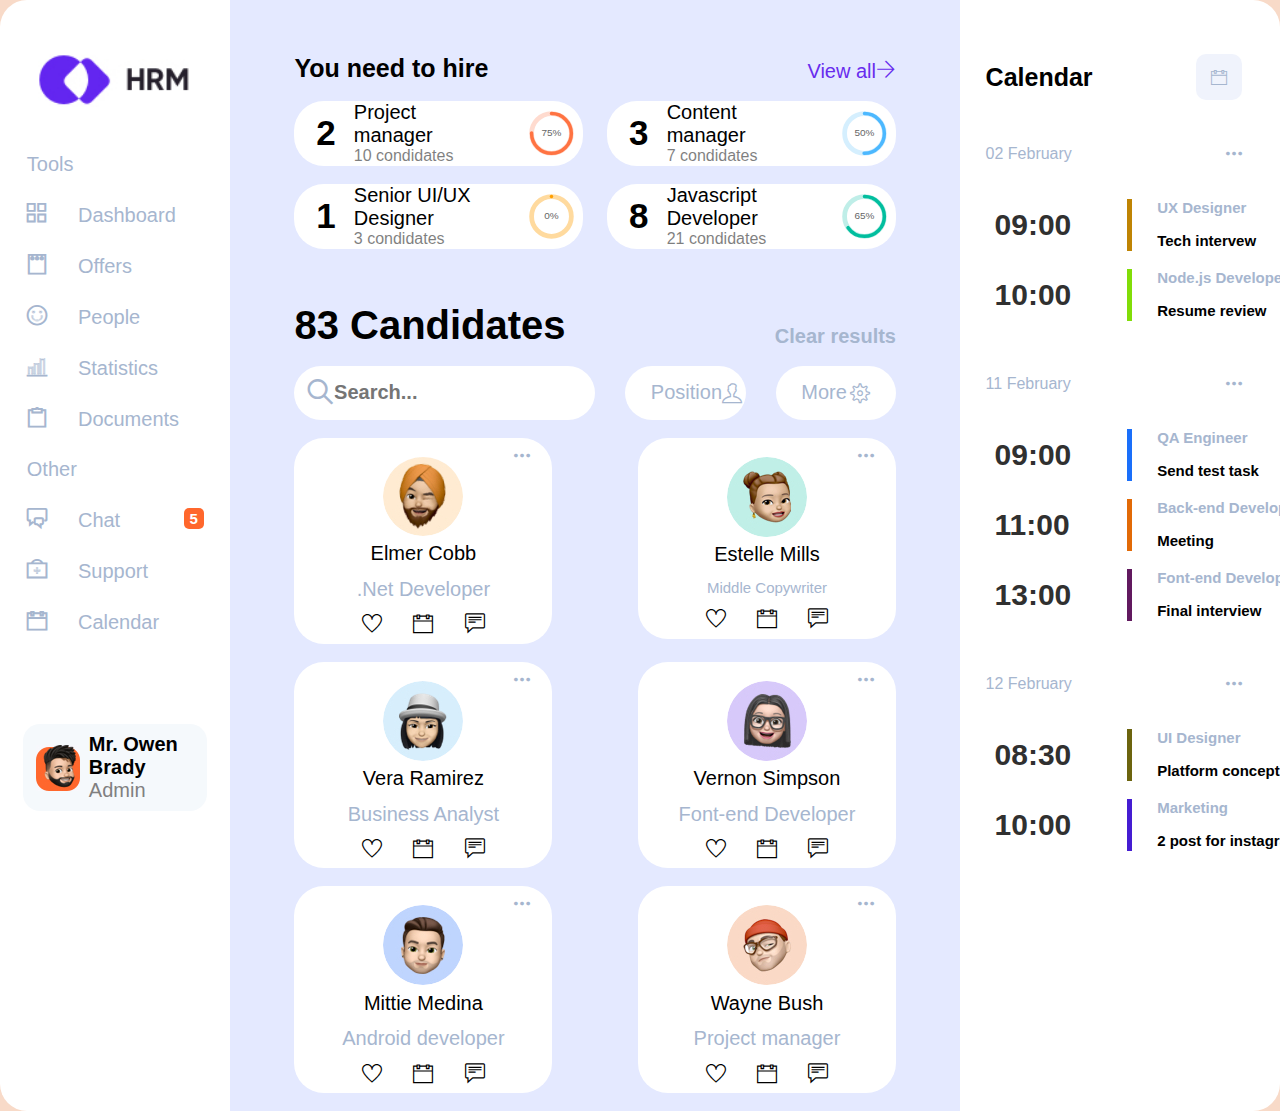
<file: project1/link1.html>
<!DOCTYPE html>
<html lang="vi">

<head>
    <meta charset="UTF-8">
    <meta http-equiv="X-UA-Compatible" content="IE=edge">
    <meta name="viewport" content="width=device-width, initial-scale=1.0">
    <title>Document</title>
    <link rel="stylesheet" href="./img/themify-icons/themify-icons.css">
    <link rel="stylesheet" href="./css/link1.css">
</head>

<body>
    <div class="left">
        <div class="left_logo">
            <img src="./img/Untitled.png" alt="logo">
        </div>
        <div class="left_nav size-20 main_color">
            <div class="nav_tool">
                <p class="index">Tools</p>
                <p class="nav_element"><i class="ti-layout-grid2"></i> Dashboard </p>
                <p class="nav_element"><i class="ti-notepad"></i> Offers</p>
                <p class="nav_element"><i class="ti-face-smile"></i> People</p>
                <p class="nav_element"><i class="ti-bar-chart"></i> Statistics</p>
                <p class="nav_element"><i class="ti-clipboard"></i> Documents</p>
            </div>
            <div class="nav_other">
                <p class="index">Other</p>
                <p class="nav_element"><i class="ti-comments"></i> Chat<span class="nav_ele-number">5</span></p>
                <p class="nav_element"><i class="ti-support"></i> Support</p>
                <p class="nav_element"><i class="ti-calendar"></i> Calendar</p>
            </div>
        </div>
        <div class="left_user">
            <img src="./img/user_avartar.png" alt="user avartar">
            <div class="user_infor size-20">
                <p class="user_name">Mr. Owen Brady</p>
                <p class="user_author">Admin</p>
            </div>
        </div>
    </div>
    <div class="main">
        <div class="main_header">
            <div class="header-index">
                <p>You need to hire</p>
                <p class="size-20">View all<i class="ti-arrow-right"></i></p>
            </div>
            <div class="header_infor">
                <div class="header_infor-ele">
                    <div class="ele_number">2</div>
                    <div class="ele_text">
                        <div class="ele_text-name size-20">Project manager</div>
                        <div class="ele_text-number">10 condidates</div>
                    </div>
                    <div class="ele_circle">
                        <svg viewBox="0 0 36 36" class="circular-chart pink">
                            <path class="circle-bg" d="M18 2.0845
                                a 15.9155 15.9155 0 0 1 0 31.831
                                a 15.9155 15.9155 0 0 1 0 -31.831" />
                            <path class="circle" stroke-dasharray="75, 100" d="M18 2.0845
                                a 15.9155 15.9155 0 0 1 0 31.831
                                a 15.9155 15.9155 0 0 1 0 -31.831" />
                            <text x="18" y="20.35" class="percentage">75%</text>
                        </svg>
                    </div>
                </div>
                <div class="header_infor-ele">
                    <div class="ele_number">3</div>
                    <div class="ele_text">
                        <div class="ele_text-name size-20">Content manager</div>
                        <div class="ele_text-number">7 condidates</div>
                    </div>
                    <div class="ele_circle">
                        <svg viewBox="0 0 36 36" class="circular-chart blue">
                            <path class="circle-bg" d="M18 2.0845
                                a 15.9155 15.9155 0 0 1 0 31.831
                                a 15.9155 15.9155 0 0 1 0 -31.831" />
                            <path class="circle" stroke-dasharray="50, 100" d="M18 2.0845
                                a 15.9155 15.9155 0 0 1 0 31.831
                                a 15.9155 15.9155 0 0 1 0 -31.831" />
                            <text x="18" y="20.35" class="percentage">50%</text>
                        </svg>
                    </div>
                </div>
                <div class="header_infor-ele">
                    <div class="ele_number">1</div>
                    <div class="ele_text">
                        <div class="ele_text-name size-20">Senior UI/UX Designer</div>
                        <div class="ele_text-number">3 condidates</div>
                    </div>
                    <div class="ele_circle">
                        <svg viewBox="0 0 36 36" class="circular-chart orange">
                            <path class="circle-bg" d="M18 2.0845
                                a 15.9155 15.9155 0 0 1 0 31.831
                                a 15.9155 15.9155 0 0 1 0 -31.831" />
                            <path class="circle" stroke-dasharray="0, 100" d="M18 2.0845
                                a 15.9155 15.9155 0 0 1 0 31.831
                                a 15.9155 15.9155 0 0 1 0 -31.831" />
                            <text x="18" y="20.35" class="percentage">0%</text>
                        </svg>
                    </div>
                </div>
                <div class="header_infor-ele">
                    <div class="ele_number">8</div>
                    <div class="ele_text">
                        <div class="ele_text-name size-20">Javascript Developer</div>
                        <div class="ele_text-number">21 condidates</div>
                    </div>
                    <div class="ele_circle">
                        <svg viewBox="0 0 36 36" class="circular-chart mint">
                            <path class="circle-bg" d="M18 2.0845
                                a 15.9155 15.9155 0 0 1 0 31.831
                                a 15.9155 15.9155 0 0 1 0 -31.831" />
                            <path class="circle" stroke-dasharray="65, 100" d="M18 2.0845
                                a 15.9155 15.9155 0 0 1 0 31.831
                                a 15.9155 15.9155 0 0 1 0 -31.831" />
                            <text x="18" y="20.35" class="percentage">65%</text>
                        </svg>
                    </div>
                </div>
            </div>
        </div>
        <div class="main_content">
            <div class="content_header">
                <p>83 Candidates</p>
                <p class="size-20 main_color">Clear results</p>
            </div>
            <div class="content_find size-20  main_color">
                <div class="search">
                    <i class="ti-search"></i>
                    <input type="text" placeholder="Search..." class="size-20">
                </div>

                <p>Position <i class="ti-user"></i></p>
                <p>More <i class="ti-settings"></i></p>
            </div>
            <div class="content_people">
                <div class="content_people-one">
                    <i class="ti-more-alt"></i>
                    <div class="people_infor size-20">
                        <img src="./img/people-1.png" alt="">
                        <p class="peope_name">Elmer Cobb</p>
                        <p class="peope_job main_color">.Net Developer</p>
                        <p class="people_icon">
                            <i class="ti-heart"></i>
                            <i class="ti-calendar"></i>
                            <i class="ti-comment-alt"></i>
                        </p>
                    </div>
                </div>
                <div class="content_people-one">
                    <i class="ti-more-alt"></i>
                    <div class="people_infor size-20">
                        <img src="./img/people-2.png" alt="">
                        <p class="people_name">Estelle Mills</p>
                        <p class="people_job main_color">Middle Copywriter</p>
                        <p class="people_icon">
                            <i class="ti-heart"></i>
                            <i class="ti-calendar"></i>
                            <i class="ti-comment-alt"></i>
                        </p>
                    </div>
                </div>
                <div class="content_people-one">
                    <i class="ti-more-alt"></i>
                    <div class="people_infor size-20">
                        <img src="./img/people-3.png" alt="">
                        <p class="peope_name">Vera Ramirez</p>
                        <p class="peope_job main_color">Business Analyst</p>
                        <p class="people_icon">
                            <i class="ti-heart"></i>
                            <i class="ti-calendar"></i>
                            <i class="ti-comment-alt"></i>
                        </p>
                    </div>
                </div>
                <div class="content_people-one">
                    <i class="ti-more-alt"></i>
                    <div class="people_infor size-20">
                        <img src="./img/people-4.png" alt="">
                        <p class="peope_name">Vernon Simpson</p>
                        <p class="peope_job main_color">Font-end Developer</p>
                        <p class="people_icon">
                            <i class="ti-heart"></i>
                            <i class="ti-calendar"></i>
                            <i class="ti-comment-alt"></i>
                        </p>
                    </div>
                </div>
                <div class="content_people-one">
                    <i class="ti-more-alt"></i>
                    <div class="people_infor size-20">
                        <img src="./img/people-5.png" alt="">
                        <p class="peope_name">Mittie Medina</p>
                        <p class="peope_job main_color">Android developer</p>
                        <p class="people_icon">
                            <i class="ti-heart"></i>
                            <i class="ti-calendar"></i>
                            <i class="ti-comment-alt"></i>
                        </p>
                    </div>
                </div>
                <div class="content_people-one">
                    <i class="ti-more-alt"></i>
                    <div class="people_infor size-20">
                        <img src="./img/people-6.png" alt="">
                        <p class="peope_name">Wayne Bush</p>
                        <p class="peope_job main_color">Project manager</p>
                        <p class="people_icon">
                            <i class="ti-heart"></i>
                            <i class="ti-calendar"></i>
                            <i class="ti-comment-alt"></i>
                        </p>
                    </div>
                </div>

            </div>
        </div>
    </div>
    <div class="right">
        <div class="right_calendar">
            <div id="name">Calendar</div>
            <i class="ti-calendar"></i>
        </div>
        <div class="date_list">
            <div class="right_date">
                <div class="right_date-now main_color">
                    02 February
                    <i class="ti-more-alt"></i>
                </div>
                <div class="right_date-mission">
                    <div class="mission_time">09:00</div>
                    <div class="mission_tag">
                        <div class="mission_tag-name main_color">UX Designer</div>
                        <div class="mission_tag-infor">Tech intervew</div>
                    </div>
                </div>
                <div class="right_date-mission">
                    <div class="mission_time">10:00</div>
                    <div class="mission_tag">
                        <div class="mission_tag-name main_color">Node.js Developer</div>
                        <div class="mission_tag-infor">Resume review</div>
                    </div>
                </div>
            </div>
            <div class="right_date">
                <div class="right_date-now main_color">
                    11 February
                    <i class="ti-more-alt"></i>
                </div>
                <div class="right_date-mission">
                    <div class="mission_time">09:00</div>
                    <div class="mission_tag">
                        <div class="mission_tag-name main_color">QA Engineer</div>
                        <div class="mission_tag-infor">Send test task</div>
                    </div>
                </div>
                <div class="right_date-mission">
                    <div class="mission_time">11:00</div>
                    <div class="mission_tag">
                        <div class="mission_tag-name main_color">Back-end Developer</div>
                        <div class="mission_tag-infor">Meeting</div>
                    </div>
                </div>
                <div class="right_date-mission">
                    <div class="mission_time">13:00</div>
                    <div class="mission_tag">
                        <div class="mission_tag-name main_color">Font-end Developer</div>
                        <div class="mission_tag-infor">Final interview</div>
                    </div>
                </div>
            </div>
            <div class="right_date">
                <div class="right_date-now main_color">
                    12 February
                    <i class="ti-more-alt"></i>
                </div>
                <div class="right_date-mission">
                    <div class="mission_time">08:30</div>
                    <div class="mission_tag">
                        <div class="mission_tag-name main_color">UI Designer</div>
                        <div class="mission_tag-infor">Platform concept</div>
                    </div>
                </div>
                <div class="right_date-mission">
                    <div class="mission_time">10:00</div>
                    <div class="mission_tag">
                        <div class="mission_tag-name main_color">Marketing</div>
                        <div class="mission_tag-infor">2 post for instagram</div>
                    </div>
                </div>
            </div>
        </div>
    </div>
    <script src="./js/link1.js"></script>
</body>

</html>
</file>
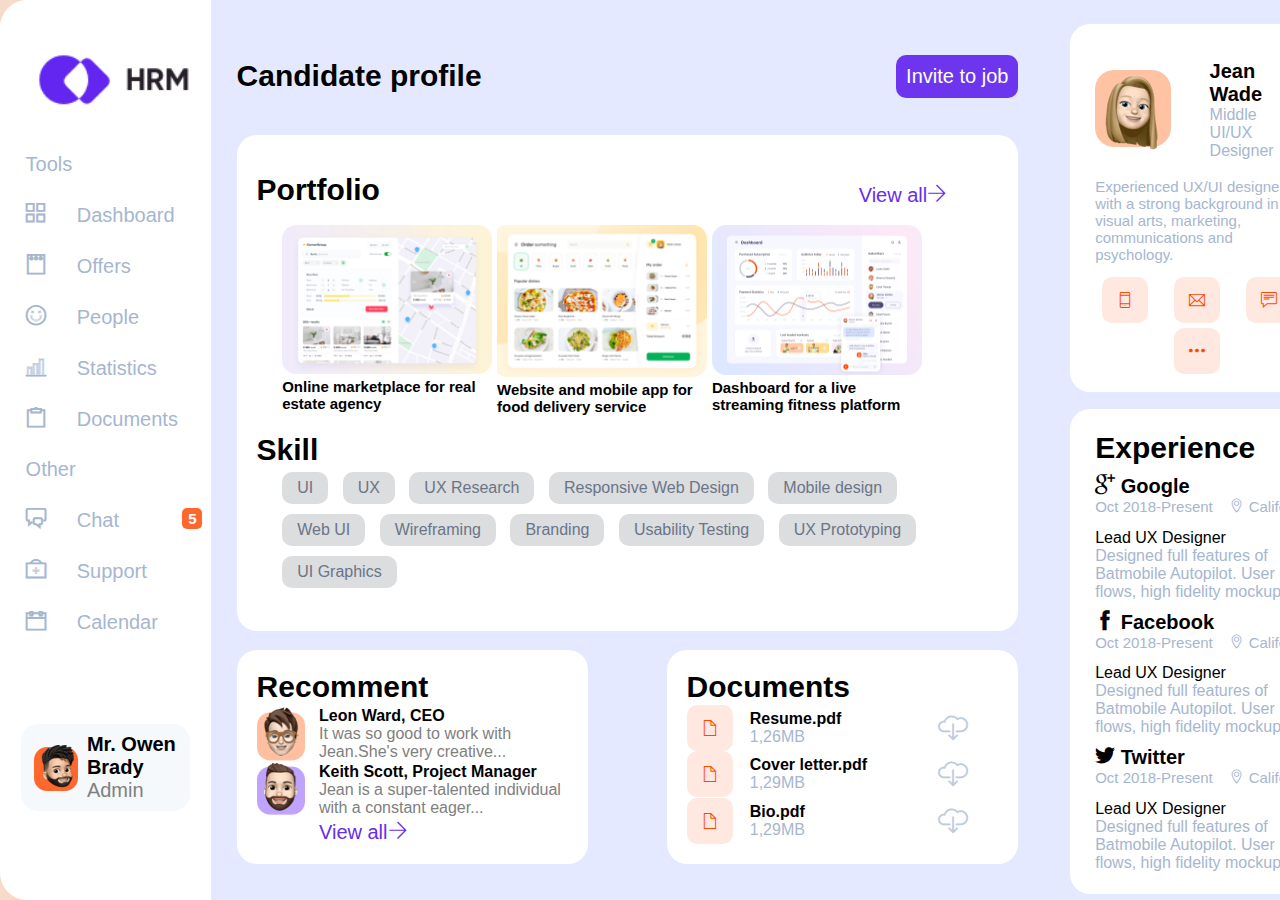
<file: project1/link2.html>
<!DOCTYPE html>
<html lang="vi">

<head>
    <meta charset="UTF-8">
    <meta http-equiv="X-UA-Compatible" content="IE=edge">
    <meta name="viewport" content="width=device-width, initial-scale=1.0">
    <title>Document</title>
    <link rel="stylesheet" href="./img/themify-icons/themify-icons.css">
    <link rel="stylesheet" href="./css/link2.css">
</head>

<body>
    <div class="left">
        <div class="left_logo">
            <img src="./img/Untitled.png" alt="logo">
        </div>
        <div class="left_nav size-20 main_color">
            <div class="nav_tool">
                <p class="index">Tools</p>
                <p class="nav_element"><i class="ti-layout-grid2"></i> Dashboard </p>
                <p class="nav_element"><i class="ti-notepad"></i> Offers</p>
                <p class="nav_element"><i class="ti-face-smile"></i> People</p>
                <p class="nav_element"><i class="ti-bar-chart"></i> Statistics</p>
                <p class="nav_element"><i class="ti-clipboard"></i> Documents</p>
            </div>
            <div class="nav_other">
                <p class="index">Other</p>
                <p class="nav_element"><i class="ti-comments"></i> Chat<span class="nav_ele-number">5</span></p>
                <p class="nav_element"><i class="ti-support"></i> Support</p>
                <p class="nav_element"><i class="ti-calendar"></i> Calendar</p>
            </div>
        </div>
        <div class="left_user">
            <img src="./img/user_avartar.png" alt="user avartar">
            <div class="user_infor size-20">
                <p class="user_name">Mr. Owen Brady</p>
                <p class="user_author">Admin</p>
            </div>
        </div>
    </div>
    <div class="main">
        <div class="main_index">
            Candidate profile
            <button class="size-20">Invite to job</button>
        </div>
        <div class="main_portfolio">
            <div class="portfolio_header">
                <p class="text-index">Portfolio</p>
                <p class="size-20 viewall">View all<i class="ti-arrow-right"></i></p>
            </div>
            <div class="portfolio_img margin-left-2vw">
                <div class="a_img">
                    <img src="./img/portfolio-1.png" alt="portfolio-1.png">
                    <p class="img_comment">Online marketplace for real estate agency</p>
                </div>
                <div class="a_img">
                    <img src="./img/portfolio-2.png" alt="portfolio-2.png">
                    <p class="img_comment">Website and mobile app for food delivery service</p>
                </div>
                <div class="a_img">
                    <img src="./img/portfolio-3.png" alt="portfolio-3.png">
                    <p class="img_comment">Dashboard for a live streaming fitness platform</p>
                </div>
            </div>
            <div class="portfolio_skill-index">
                <p class="text-index">Skill</p>
            </div>
            <div class="portfolio_list-skills margin-left-2vw">
                <p>UI</p>
                <p>UX</p>
                <p>UX Research</p>
                <p>Responsive Web Design</p>
                <p>Mobile design</p>
                <p>Web UI</p>
                <p>Wireframing</p>
                <p>Branding</p>
                <p>Usability Testing</p>
                <p>UX Prototyping</p>
                <p>UI Graphics</p>
            </div>
        </div>
        <div class="main_recomment">
            <div class="recomment_index text-index">Recomment</div>
            <div class="recomment_people">
                <img src="./img/recoment-1.png" alt="">
                <div class="recomment_people-infor">
                    <p>Leon Ward, CEO</p>
                    <p>It was so good to work with Jean.She's very creative...</p>
                </div>
            </div>
            <div class="recomment_people">
                <img src="./img/recoment-2.png" alt="">
                <div class="recomment_people-infor">
                    <p>Keith Scott, Project Manager</p>
                    <p>Jean is a super-talented individual with a constant eager...</p>
                </div>
            </div>
            <p class="size-20 viewall">View all<i class="ti-arrow-right"></i></p>
        </div>
        <div class="main_documents">
            <div class="documents_index text-index">Documents</div>
            <div class="main_documents-file">
                <i class="ti-file"></i>
                <div class="file-infor">
                    <p>Resume.pdf</p>
                    <p class="main_color">1,26MB</p>
                </div>
                <i class="ti-cloud-down"></i>
            </div>
            <div class="main_documents-file">
                <i class="ti-file"></i>
                <div class="file-infor">
                    <p>Cover letter.pdf</p>
                    <p class="main_color">1,29MB</p>
                </div>
                <i class="ti-cloud-down"></i>
            </div>
            <div class="main_documents-file">
                <i class="ti-file"></i>
                <div class="file-infor">
                    <p>Bio.pdf</p>
                    <p class="main_color">1,29MB</p>
                </div>
                <i class="ti-cloud-down"></i>
            </div>
        </div>
    </div>
    <div class="right">
        <div class="right_infor">
            <div class="infor_index">
                <img src="./img/profile_avatar.png" alt="">
                <div class="infor_name">
                    <p class="size-20">Jean Wade</p>
                    <p class="main_color">Middle UI/UX Designer</p>
                </div>
            </div>
            <div class="infor_content main_color">
                Experienced UX/UI designer with a strong background in visual arts, marketing, communications and
                psychology.
            </div>
            <div class="infor_icon">
                <i class="ti-mobile"></i>
                <i class="ti-email"></i>
                <i class="ti-comment-alt"></i>
                <i class="ti-more-alt"></i>
            </div>
        </div>
        <div class="right_experience">
            <div class="text-index">Experience</div>
            <div class="experience-1">
                <div class="company size-20"><i class="ti-google"></i> Google
                </div>
                <div class="timeAndPlace main_color">
                    <p>Oct 2018-Present</p>
                    <p><i class="ti-location-pin"></i> California</p>
                </div>
                <div class="content">
                    <div class="content_job">Lead UX Designer</div>
                    <div class="content_job-more main_color">Designed full features of Batmobile Autopilot. User flows,
                        high fidelity mockups</div>
                </div>
            </div>
            <div class="experience-1">
                <div class="company size-20"><i class="ti-facebook"></i> Facebook
                </div>
                <div class="timeAndPlace main_color">
                    <p>Oct 2018-Present</p>
                    <p><i class="ti-location-pin"></i> California</p>
                </div>
                <div class="content">
                    <div class="content_job">Lead UX Designer</div>
                    <div class="content_job-more main_color">Designed full features of Batmobile Autopilot. User flows,
                        high fidelity mockups</div>
                </div>
            </div>
            <div class="experience-1">
                <div class="company size-20"><i class="ti-twitter-alt"></i> Twitter
                </div>
                <div class="timeAndPlace main_color">
                    <p>Oct 2018-Present</p>
                    <p><i class="ti-location-pin"></i> California</p>
                </div>
                <div class="content">
                    <div class="content_job">Lead UX Designer</div>
                    <div class="content_job-more main_color">Designed full features of Batmobile Autopilot. User flows,
                        high fidelity mockups</div>
                </div>
            </div>
        </div>
    </div>
</body>

</html>
</file>
<file: project1/img/themify-icons/themify-icons.css>
@font-face {
	font-family: 'themify';
	src:url('fonts/themify.eot?-fvbane');
	src:url('fonts/themify.eot?#iefix-fvbane') format('embedded-opentype'),
		url('fonts/themify.woff?-fvbane') format('woff'),
		url('fonts/themify.ttf?-fvbane') format('truetype'),
		url('fonts/themify.svg?-fvbane#themify') format('svg');
	font-weight: normal;
	font-style: normal;
}

[class^="ti-"], [class*=" ti-"] {
	font-family: 'themify';
	speak: none;
	font-style: normal;
	font-weight: normal;
	font-variant: normal;
	text-transform: none;
	line-height: 1;

	/* Better Font Rendering =========== */
	-webkit-font-smoothing: antialiased;
	-moz-osx-font-smoothing: grayscale;
}

.ti-wand:before {
	content: "\e600";
}
.ti-volume:before {
	content: "\e601";
}
.ti-user:before {
	content: "\e602";
}
.ti-unlock:before {
	content: "\e603";
}
.ti-unlink:before {
	content: "\e604";
}
.ti-trash:before {
	content: "\e605";
}
.ti-thought:before {
	content: "\e606";
}
.ti-target:before {
	content: "\e607";
}
.ti-tag:before {
	content: "\e608";
}
.ti-tablet:before {
	content: "\e609";
}
.ti-star:before {
	content: "\e60a";
}
.ti-spray:before {
	content: "\e60b";
}
.ti-signal:before {
	content: "\e60c";
}
.ti-shopping-cart:before {
	content: "\e60d";
}
.ti-shopping-cart-full:before {
	content: "\e60e";
}
.ti-settings:before {
	content: "\e60f";
}
.ti-search:before {
	content: "\e610";
}
.ti-zoom-in:before {
	content: "\e611";
}
.ti-zoom-out:before {
	content: "\e612";
}
.ti-cut:before {
	content: "\e613";
}
.ti-ruler:before {
	content: "\e614";
}
.ti-ruler-pencil:before {
	content: "\e615";
}
.ti-ruler-alt:before {
	content: "\e616";
}
.ti-bookmark:before {
	content: "\e617";
}
.ti-bookmark-alt:before {
	content: "\e618";
}
.ti-reload:before {
	content: "\e619";
}
.ti-plus:before {
	content: "\e61a";
}
.ti-pin:before {
	content: "\e61b";
}
.ti-pencil:before {
	content: "\e61c";
}
.ti-pencil-alt:before {
	content: "\e61d";
}
.ti-paint-roller:before {
	content: "\e61e";
}
.ti-paint-bucket:before {
	content: "\e61f";
}
.ti-na:before {
	content: "\e620";
}
.ti-mobile:before {
	content: "\e621";
}
.ti-minus:before {
	content: "\e622";
}
.ti-medall:before {
	content: "\e623";
}
.ti-medall-alt:before {
	content: "\e624";
}
.ti-marker:before {
	content: "\e625";
}
.ti-marker-alt:before {
	content: "\e626";
}
.ti-arrow-up:before {
	content: "\e627";
}
.ti-arrow-right:before {
	content: "\e628";
}
.ti-arrow-left:before {
	content: "\e629";
}
.ti-arrow-down:before {
	content: "\e62a";
}
.ti-lock:before {
	content: "\e62b";
}
.ti-location-arrow:before {
	content: "\e62c";
}
.ti-link:before {
	content: "\e62d";
}
.ti-layout:before {
	content: "\e62e";
}
.ti-layers:before {
	content: "\e62f";
}
.ti-layers-alt:before {
	content: "\e630";
}
.ti-key:before {
	content: "\e631";
}
.ti-import:before {
	content: "\e632";
}
.ti-image:before {
	content: "\e633";
}
.ti-heart:before {
	content: "\e634";
}
.ti-heart-broken:before {
	content: "\e635";
}
.ti-hand-stop:before {
	content: "\e636";
}
.ti-hand-open:before {
	content: "\e637";
}
.ti-hand-drag:before {
	content: "\e638";
}
.ti-folder:before {
	content: "\e639";
}
.ti-flag:before {
	content: "\e63a";
}
.ti-flag-alt:before {
	content: "\e63b";
}
.ti-flag-alt-2:before {
	content: "\e63c";
}
.ti-eye:before {
	content: "\e63d";
}
.ti-export:before {
	content: "\e63e";
}
.ti-exchange-vertical:before {
	content: "\e63f";
}
.ti-desktop:before {
	content: "\e640";
}
.ti-cup:before {
	content: "\e641";
}
.ti-crown:before {
	content: "\e642";
}
.ti-comments:before {
	content: "\e643";
}
.ti-comment:before {
	content: "\e644";
}
.ti-comment-alt:before {
	content: "\e645";
}
.ti-close:before {
	content: "\e646";
}
.ti-clip:before {
	content: "\e647";
}
.ti-angle-up:before {
	content: "\e648";
}
.ti-angle-right:before {
	content: "\e649";
}
.ti-angle-left:before {
	content: "\e64a";
}
.ti-angle-down:before {
	content: "\e64b";
}
.ti-check:before {
	content: "\e64c";
}
.ti-check-box:before {
	content: "\e64d";
}
.ti-camera:before {
	content: "\e64e";
}
.ti-announcement:before {
	content: "\e64f";
}
.ti-brush:before {
	content: "\e650";
}
.ti-briefcase:before {
	content: "\e651";
}
.ti-bolt:before {
	content: "\e652";
}
.ti-bolt-alt:before {
	content: "\e653";
}
.ti-blackboard:before {
	content: "\e654";
}
.ti-bag:before {
	content: "\e655";
}
.ti-move:before {
	content: "\e656";
}
.ti-arrows-vertical:before {
	content: "\e657";
}
.ti-arrows-horizontal:before {
	content: "\e658";
}
.ti-fullscreen:before {
	content: "\e659";
}
.ti-arrow-top-right:before {
	content: "\e65a";
}
.ti-arrow-top-left:before {
	content: "\e65b";
}
.ti-arrow-circle-up:before {
	content: "\e65c";
}
.ti-arrow-circle-right:before {
	content: "\e65d";
}
.ti-arrow-circle-left:before {
	content: "\e65e";
}
.ti-arrow-circle-down:before {
	content: "\e65f";
}
.ti-angle-double-up:before {
	content: "\e660";
}
.ti-angle-double-right:before {
	content: "\e661";
}
.ti-angle-double-left:before {
	content: "\e662";
}
.ti-angle-double-down:before {
	content: "\e663";
}
.ti-zip:before {
	content: "\e664";
}
.ti-world:before {
	content: "\e665";
}
.ti-wheelchair:before {
	content: "\e666";
}
.ti-view-list:before {
	content: "\e667";
}
.ti-view-list-alt:before {
	content: "\e668";
}
.ti-view-grid:before {
	content: "\e669";
}
.ti-uppercase:before {
	content: "\e66a";
}
.ti-upload:before {
	content: "\e66b";
}
.ti-underline:before {
	content: "\e66c";
}
.ti-truck:before {
	content: "\e66d";
}
.ti-timer:before {
	content: "\e66e";
}
.ti-ticket:before {
	content: "\e66f";
}
.ti-thumb-up:before {
	content: "\e670";
}
.ti-thumb-down:before {
	content: "\e671";
}
.ti-text:before {
	content: "\e672";
}
.ti-stats-up:before {
	content: "\e673";
}
.ti-stats-down:before {
	content: "\e674";
}
.ti-split-v:before {
	content: "\e675";
}
.ti-split-h:before {
	content: "\e676";
}
.ti-smallcap:before {
	content: "\e677";
}
.ti-shine:before {
	content: "\e678";
}
.ti-shift-right:before {
	content: "\e679";
}
.ti-shift-left:before {
	content: "\e67a";
}
.ti-shield:before {
	content: "\e67b";
}
.ti-notepad:before {
	content: "\e67c";
}
.ti-server:before {
	content: "\e67d";
}
.ti-quote-right:before {
	content: "\e67e";
}
.ti-quote-left:before {
	content: "\e67f";
}
.ti-pulse:before {
	content: "\e680";
}
.ti-printer:before {
	content: "\e681";
}
.ti-power-off:before {
	content: "\e682";
}
.ti-plug:before {
	content: "\e683";
}
.ti-pie-chart:before {
	content: "\e684";
}
.ti-paragraph:before {
	content: "\e685";
}
.ti-panel:before {
	content: "\e686";
}
.ti-package:before {
	content: "\e687";
}
.ti-music:before {
	content: "\e688";
}
.ti-music-alt:before {
	content: "\e689";
}
.ti-mouse:before {
	content: "\e68a";
}
.ti-mouse-alt:before {
	content: "\e68b";
}
.ti-money:before {
	content: "\e68c";
}
.ti-microphone:before {
	content: "\e68d";
}
.ti-menu:before {
	content: "\e68e";
}
.ti-menu-alt:before {
	content: "\e68f";
}
.ti-map:before {
	content: "\e690";
}
.ti-map-alt:before {
	content: "\e691";
}
.ti-loop:before {
	content: "\e692";
}
.ti-location-pin:before {
	content: "\e693";
}
.ti-list:before {
	content: "\e694";
}
.ti-light-bulb:before {
	content: "\e695";
}
.ti-Italic:before {
	content: "\e696";
}
.ti-info:before {
	content: "\e697";
}
.ti-infinite:before {
	content: "\e698";
}
.ti-id-badge:before {
	content: "\e699";
}
.ti-hummer:before {
	content: "\e69a";
}
.ti-home:before {
	content: "\e69b";
}
.ti-help:before {
	content: "\e69c";
}
.ti-headphone:before {
	content: "\e69d";
}
.ti-harddrives:before {
	content: "\e69e";
}
.ti-harddrive:before {
	content: "\e69f";
}
.ti-gift:before {
	content: "\e6a0";
}
.ti-game:before {
	content: "\e6a1";
}
.ti-filter:before {
	content: "\e6a2";
}
.ti-files:before {
	content: "\e6a3";
}
.ti-file:before {
	content: "\e6a4";
}
.ti-eraser:before {
	content: "\e6a5";
}
.ti-envelope:before {
	content: "\e6a6";
}
.ti-download:before {
	content: "\e6a7";
}
.ti-direction:before {
	content: "\e6a8";
}
.ti-direction-alt:before {
	content: "\e6a9";
}
.ti-dashboard:before {
	content: "\e6aa";
}
.ti-control-stop:before {
	content: "\e6ab";
}
.ti-control-shuffle:before {
	content: "\e6ac";
}
.ti-control-play:before {
	content: "\e6ad";
}
.ti-control-pause:before {
	content: "\e6ae";
}
.ti-control-forward:before {
	content: "\e6af";
}
.ti-control-backward:before {
	content: "\e6b0";
}
.ti-cloud:before {
	content: "\e6b1";
}
.ti-cloud-up:before {
	content: "\e6b2";
}
.ti-cloud-down:before {
	content: "\e6b3";
}
.ti-clipboard:before {
	content: "\e6b4";
}
.ti-car:before {
	content: "\e6b5";
}
.ti-calendar:before {
	content: "\e6b6";
}
.ti-book:before {
	content: "\e6b7";
}
.ti-bell:before {
	content: "\e6b8";
}
.ti-basketball:before {
	content: "\e6b9";
}
.ti-bar-chart:before {
	content: "\e6ba";
}
.ti-bar-chart-alt:before {
	content: "\e6bb";
}
.ti-back-right:before {
	content: "\e6bc";
}
.ti-back-left:before {
	content: "\e6bd";
}
.ti-arrows-corner:before {
	content: "\e6be";
}
.ti-archive:before {
	content: "\e6bf";
}
.ti-anchor:before {
	content: "\e6c0";
}
.ti-align-right:before {
	content: "\e6c1";
}
.ti-align-left:before {
	content: "\e6c2";
}
.ti-align-justify:before {
	content: "\e6c3";
}
.ti-align-center:before {
	content: "\e6c4";
}
.ti-alert:before {
	content: "\e6c5";
}
.ti-alarm-clock:before {
	content: "\e6c6";
}
.ti-agenda:before {
	content: "\e6c7";
}
.ti-write:before {
	content: "\e6c8";
}
.ti-window:before {
	content: "\e6c9";
}
.ti-widgetized:before {
	content: "\e6ca";
}
.ti-widget:before {
	content: "\e6cb";
}
.ti-widget-alt:before {
	content: "\e6cc";
}
.ti-wallet:before {
	content: "\e6cd";
}
.ti-video-clapper:before {
	content: "\e6ce";
}
.ti-video-camera:before {
	content: "\e6cf";
}
.ti-vector:before {
	content: "\e6d0";
}
.ti-themify-logo:before {
	content: "\e6d1";
}
.ti-themify-favicon:before {
	content: "\e6d2";
}
.ti-themify-favicon-alt:before {
	content: "\e6d3";
}
.ti-support:before {
	content: "\e6d4";
}
.ti-stamp:before {
	content: "\e6d5";
}
.ti-split-v-alt:before {
	content: "\e6d6";
}
.ti-slice:before {
	content: "\e6d7";
}
.ti-shortcode:before {
	content: "\e6d8";
}
.ti-shift-right-alt:before {
	content: "\e6d9";
}
.ti-shift-left-alt:before {
	content: "\e6da";
}
.ti-ruler-alt-2:before {
	content: "\e6db";
}
.ti-receipt:before {
	content: "\e6dc";
}
.ti-pin2:before {
	content: "\e6dd";
}
.ti-pin-alt:before {
	content: "\e6de";
}
.ti-pencil-alt2:before {
	content: "\e6df";
}
.ti-palette:before {
	content: "\e6e0";
}
.ti-more:before {
	content: "\e6e1";
}
.ti-more-alt:before {
	content: "\e6e2";
}
.ti-microphone-alt:before {
	content: "\e6e3";
}
.ti-magnet:before {
	content: "\e6e4";
}
.ti-line-double:before {
	content: "\e6e5";
}
.ti-line-dotted:before {
	content: "\e6e6";
}
.ti-line-dashed:before {
	content: "\e6e7";
}
.ti-layout-width-full:before {
	content: "\e6e8";
}
.ti-layout-width-default:before {
	content: "\e6e9";
}
.ti-layout-width-default-alt:before {
	content: "\e6ea";
}
.ti-layout-tab:before {
	content: "\e6eb";
}
.ti-layout-tab-window:before {
	content: "\e6ec";
}
.ti-layout-tab-v:before {
	content: "\e6ed";
}
.ti-layout-tab-min:before {
	content: "\e6ee";
}
.ti-layout-slider:before {
	content: "\e6ef";
}
.ti-layout-slider-alt:before {
	content: "\e6f0";
}
.ti-layout-sidebar-right:before {
	content: "\e6f1";
}
.ti-layout-sidebar-none:before {
	content: "\e6f2";
}
.ti-layout-sidebar-left:before {
	content: "\e6f3";
}
.ti-layout-placeholder:before {
	content: "\e6f4";
}
.ti-layout-menu:before {
	content: "\e6f5";
}
.ti-layout-menu-v:before {
	content: "\e6f6";
}
.ti-layout-menu-separated:before {
	content: "\e6f7";
}
.ti-layout-menu-full:before {
	content: "\e6f8";
}
.ti-layout-media-right-alt:before {
	content: "\e6f9";
}
.ti-layout-media-right:before {
	content: "\e6fa";
}
.ti-layout-media-overlay:before {
	content: "\e6fb";
}
.ti-layout-media-overlay-alt:before {
	content: "\e6fc";
}
.ti-layout-media-overlay-alt-2:before {
	content: "\e6fd";
}
.ti-layout-media-left-alt:before {
	content: "\e6fe";
}
.ti-layout-media-left:before {
	content: "\e6ff";
}
.ti-layout-media-center-alt:before {
	content: "\e700";
}
.ti-layout-media-center:before {
	content: "\e701";
}
.ti-layout-list-thumb:before {
	content: "\e702";
}
.ti-layout-list-thumb-alt:before {
	content: "\e703";
}
.ti-layout-list-post:before {
	content: "\e704";
}
.ti-layout-list-large-image:before {
	content: "\e705";
}
.ti-layout-line-solid:before {
	content: "\e706";
}
.ti-layout-grid4:before {
	content: "\e707";
}
.ti-layout-grid3:before {
	content: "\e708";
}
.ti-layout-grid2:before {
	content: "\e709";
}
.ti-layout-grid2-thumb:before {
	content: "\e70a";
}
.ti-layout-cta-right:before {
	content: "\e70b";
}
.ti-layout-cta-left:before {
	content: "\e70c";
}
.ti-layout-cta-center:before {
	content: "\e70d";
}
.ti-layout-cta-btn-right:before {
	content: "\e70e";
}
.ti-layout-cta-btn-left:before {
	content: "\e70f";
}
.ti-layout-column4:before {
	content: "\e710";
}
.ti-layout-column3:before {
	content: "\e711";
}
.ti-layout-column2:before {
	content: "\e712";
}
.ti-layout-accordion-separated:before {
	content: "\e713";
}
.ti-layout-accordion-merged:before {
	content: "\e714";
}
.ti-layout-accordion-list:before {
	content: "\e715";
}
.ti-ink-pen:before {
	content: "\e716";
}
.ti-info-alt:before {
	content: "\e717";
}
.ti-help-alt:before {
	content: "\e718";
}
.ti-headphone-alt:before {
	content: "\e719";
}
.ti-hand-point-up:before {
	content: "\e71a";
}
.ti-hand-point-right:before {
	content: "\e71b";
}
.ti-hand-point-left:before {
	content: "\e71c";
}
.ti-hand-point-down:before {
	content: "\e71d";
}
.ti-gallery:before {
	content: "\e71e";
}
.ti-face-smile:before {
	content: "\e71f";
}
.ti-face-sad:before {
	content: "\e720";
}
.ti-credit-card:before {
	content: "\e721";
}
.ti-control-skip-forward:before {
	content: "\e722";
}
.ti-control-skip-backward:before {
	content: "\e723";
}
.ti-control-record:before {
	content: "\e724";
}
.ti-control-eject:before {
	content: "\e725";
}
.ti-comments-smiley:before {
	content: "\e726";
}
.ti-brush-alt:before {
	content: "\e727";
}
.ti-youtube:before {
	content: "\e728";
}
.ti-vimeo:before {
	content: "\e729";
}
.ti-twitter:before {
	content: "\e72a";
}
.ti-time:before {
	content: "\e72b";
}
.ti-tumblr:before {
	content: "\e72c";
}
.ti-skype:before {
	content: "\e72d";
}
.ti-share:before {
	content: "\e72e";
}
.ti-share-alt:before {
	content: "\e72f";
}
.ti-rocket:before {
	content: "\e730";
}
.ti-pinterest:before {
	content: "\e731";
}
.ti-new-window:before {
	content: "\e732";
}
.ti-microsoft:before {
	content: "\e733";
}
.ti-list-ol:before {
	content: "\e734";
}
.ti-linkedin:before {
	content: "\e735";
}
.ti-layout-sidebar-2:before {
	content: "\e736";
}
.ti-layout-grid4-alt:before {
	content: "\e737";
}
.ti-layout-grid3-alt:before {
	content: "\e738";
}
.ti-layout-grid2-alt:before {
	content: "\e739";
}
.ti-layout-column4-alt:before {
	content: "\e73a";
}
.ti-layout-column3-alt:before {
	content: "\e73b";
}
.ti-layout-column2-alt:before {
	content: "\e73c";
}
.ti-instagram:before {
	content: "\e73d";
}
.ti-google:before {
	content: "\e73e";
}
.ti-github:before {
	content: "\e73f";
}
.ti-flickr:before {
	content: "\e740";
}
.ti-facebook:before {
	content: "\e741";
}
.ti-dropbox:before {
	content: "\e742";
}
.ti-dribbble:before {
	content: "\e743";
}
.ti-apple:before {
	content: "\e744";
}
.ti-android:before {
	content: "\e745";
}
.ti-save:before {
	content: "\e746";
}
.ti-save-alt:before {
	content: "\e747";
}
.ti-yahoo:before {
	content: "\e748";
}
.ti-wordpress:before {
	content: "\e749";
}
.ti-vimeo-alt:before {
	content: "\e74a";
}
.ti-twitter-alt:before {
	content: "\e74b";
}
.ti-tumblr-alt:before {
	content: "\e74c";
}
.ti-trello:before {
	content: "\e74d";
}
.ti-stack-overflow:before {
	content: "\e74e";
}
.ti-soundcloud:before {
	content: "\e74f";
}
.ti-sharethis:before {
	content: "\e750";
}
.ti-sharethis-alt:before {
	content: "\e751";
}
.ti-reddit:before {
	content: "\e752";
}
.ti-pinterest-alt:before {
	content: "\e753";
}
.ti-microsoft-alt:before {
	content: "\e754";
}
.ti-linux:before {
	content: "\e755";
}
.ti-jsfiddle:before {
	content: "\e756";
}
.ti-joomla:before {
	content: "\e757";
}
.ti-html5:before {
	content: "\e758";
}
.ti-flickr-alt:before {
	content: "\e759";
}
.ti-email:before {
	content: "\e75a";
}
.ti-drupal:before {
	content: "\e75b";
}
.ti-dropbox-alt:before {
	content: "\e75c";
}
.ti-css3:before {
	content: "\e75d";
}
.ti-rss:before {
	content: "\e75e";
}
.ti-rss-alt:before {
	content: "\e75f";
}
</file>
<file: project2/css/index.css>
* {
    padding: 0px;
    margin: 0px;
    box-sizing: border-box;
    font-family: Arial, Helvetica, sans-serif;
    cursor: context-menu;
}

.pointer {
    cursor: pointer;
}

.button {
    background-color: #FB4349;
    padding: 1vh 1vw;
    border: none;
    color: white;
}

.button:hover {
    background-color: #ff3e44;
    box-shadow: 0px 0px 5px 1px #ff8185;
}

.index {
    font-size: 35px;
    font-weight: 700;
}

.ti-layout-line-solid {
    font-size: 50px;
}

.header {
    display: flex;
    justify-content: space-between;
    position: fixed;
    top: 0px;
    left: 0px;
    right: 0px;
    align-items: center;
    height: 10vh;
    min-height: 67px;
    background-color: white;
    z-index: 1;
}

.header img {
    width: 160px;
    height: 30px;
}

.header ul li {
    list-style: none;
}

.header button,
.header>i {
    min-width: 36px;
}

.header>ul>li>ul {
    padding: 5px 1vw 10px;
    display: none;
    background-color: #1F1F1F;
    color: white;
    width: fit-content;
}

.header>ul>li>ul>li {
    padding: 10px 10px;
}

.search {
    background-image: url(../img/city_background.jpg);
}

.header li:hover {
    color: rgb(134, 134, 134);
}

.container .search {
    display: flex;
    flex-direction: column;
    align-items: center;
    justify-content: center;
}

.container .search .search_content {
    font-size: 69px;
    font-weight: 700;
    color: white;
    text-align: center;
}

.container .search .search_text {
    color: white;
    margin-bottom: 130px;
    text-align: center;
}

.container .search .search_content,
.container .search .search_text {
    text-shadow: 3px 3px 30px #0177ff;
}

.search .search_searchbox {
    display: flex;
    background-color: #59A8C6;
}

.search .search_searchbox input {
    border: none;
    width: 90%;
}

.search .search_searchbox p {
    background-color: white;
    display: flex;
}

.container .introduce {
    display: flex;
}

.container .introduce .introduce_job {
    background-image: url(../img/viewall-1.png);
}

.container .introduce .introduce_member {
    background-image: url(../img/viewall-2.png);
}

.container .introduce .introduce_post {
    background-image: url(../img/viewall-3.png);
}

.container .introduce .introduce_job,
.container .introduce .introduce_member,
.container .introduce .introduce_post {
    background-clip: padding-box;
    background-repeat: no-repeat;
    color: white;
}

.introduce .introduce_index {
    font-size: 30px;
    margin-top: 10px;
    margin-left: 20px;
}

.introduce button {
    padding: 5px 10px;
    margin-left: 20px;
    border: none;
    border-radius: 5px;
    color: white;
}

.introduce button:hover {
    background-color: tomato;
}

.introduce_job button {
    background-color: #569DBC;
}

.introduce_member button {
    background-color: #404141;
}

.introduce_post button {
    background-color: #9C4293;
}

.container .menu {
    display: flex;
    flex-direction: column;
    align-items: center;
}

.container .menu .menu_header {
    display: flex;
    flex-direction: column;
    align-items: center;
}

.container .menu .menu_elements {
    display: flex;
    flex-wrap: wrap;
    justify-content: space-between;
}

.menu_elements .menu_ele {
    display: flex;
    align-items: center;
    border: 1px solid rgb(140 140 140);
    height: 70px;
}

.menu_ele img {
    border-radius: 50%;
    margin: 0px 10px;
}

.menu_ele .ele_infor .ele_name {
    font-weight: 700;
}

.menu_ele .ele_infor .ele_count {
    font-size: 10px;
    color: gray;
}

.menu button {
    min-height: 48px;
    margin-top: 2vh;
    padding: 2px 10px;
}

.container .slice {
    background-color: #1D73BE;
    background-size: 100vw 50vh;
    background-clip: padding-box;
    padding-bottom: 5vh;
}

.container .slice .slice_content {
    color: white;
    padding-top: 5vh;
}

.container .slice .slice_bar {
    display: flex;
    align-items: center;
}

.slice .slice_bar .slice_pages {
    display: flex;
    justify-content: space-around;
    width: 70%;
}

.slice .slice_bar .slice_page {
    background-color: white;
    width: 28%;
    min-width: 200px;
    height: 346px;
    display: flex;
    justify-content: space-between;
    align-items: center;
    flex-direction: column;
    margin: 0px 10px;
}

.slice_bar .slice_page i {
    border-radius: 50%;
    padding: 16px;
}

.slice_bar .slice_page p:nth-child(3) {
    font-size: 20px;
    font-weight: 600;
    text-align: center;
    padding: 0px 20px;
}

.slice_bar .slice_page p:first-child {
    width: 95%;
    margin-top: 20px;
}

.slice_bar .slice_page p:last-child {
    width: 100%;
    padding: 10px 10px;
    display: flex;
    align-items: center;
    justify-content: space-between;
    border-top: 2px solid gray;
}

.slice_bar .slice_page img {
    width: 50%;
}

.container .workhard {
    display: flex;
    align-items: flex-start;
    flex-wrap: wrap;
    background: white;
}

.workhard .workhard_text p {
    margin-bottom: 2vh;
    color: gray;
}

.workhard .workhard_text button i {
    color: white;
    padding-right: 10px;
}

.container .news {
    display: flex;
    flex-direction: column;
    align-items: center;
}

.container .news .news_text {
    text-align: center;
}

.news .news_list {
    display: flex;
    flex-wrap: wrap;
    justify-content: space-between;
}

.news .news_list .one_new {
    border: 1px solid rgb(141, 141, 141);
    display: flex;
}

.news .news_list .one_new .one_new-text {
    display: flex;
    flex-direction: column;
    align-items: flex-start;
    justify-content: space-between;
}

.one_new .one_new-text p:first-child,
.one_new .one_new-text p:last-child {
    width: 90%;
    color: gray;
}

.one_new .one_new-text p:nth-child(2) {
    font-size: 20px;
    font-weight: 600;
}

.one_new .one_new-text p:last-child i {
    border: 1px solid black;
    border-radius: 50%;
    padding: 2px;
}

.one_new .one_new-text p:last-child i:nth-child(4) {
    border-radius: 0%;
    background-color: #FB4349;
    color: white;
    border: none;
    margin-left: 5px;
}

.one_new .one_new-text p:first-child i:last-child,
.one_new .one_new-text p:last-child i:last-child {
    float: right;
    border: none;
}

.container .total {
    background-image: url(../img/total.png);
    background-repeat: no-repeat;
    text-align: center;
}

.total .total_text .index {
    color: white;
}

.total .total_number {
    display: flex;
    justify-content: center;
    flex-wrap: wrap;
}

.total_number .total_number-one p:first-child {
    color: #FB4349;
    font-size: 30px;
    font-weight: 700;
}

.total_number .total_number-one p:last-child {
    color: white;
}

.container .love .love_text {
    text-align: center;
}

.container .love .love_logo {
    display: flex;
    flex-wrap: wrap;
    justify-content: space-between;
    margin-bottom: 5vh;
}

.footer {
    background-color: #2D3E50;
    color: white;
}

.footer .footer_infor {
    display: flex;
    flex-wrap: wrap;
    justify-content: space-between;
    padding-top: 5vh;
}

.footer .footer_infor>div {
    padding-bottom: 50px;
}

.footer .footer_infor .header_element {
    margin-bottom: 2vh;
    font-size: 25px;
    font-weight: 600;
}

.footer .footer_infor .footer_infor-company img {
    width: 112px;
    height: 21px;
}

.footer .footer_infor .footer_infor-company p:last-child {
    margin-top: 4vh;
}

.footer .footer_infor .footer_infor-company p:last-child i {
    padding: 10px;
    border: 1px solid #F64346;
    border-radius: 50%;
    color: #F64346;
    margin-right: 5px;
}

.footer .footer_infor .footer_infor-ask p {
    font-size: 13px;
}

.footer .footer_infor .footer_infor-ask p:hover {
    text-decoration: underline;
    cursor: pointer;
}

.footer .footer_infor .footer_infor-contact input {
    margin-top: 4vh;
    padding: 15px 20px;
    border-radius: 10px;
    border: none;
    cursor: auto;
}

.footer .footer_infor .footer_infor-contact p i {
    border-radius: 50%;
    background-color: #F64346;
    padding: 10px;
    margin-left: 10px;
}

.footer .footer_infor .footer_infor-company p:last-child i:hover,
.footer .footer_infor .footer_infor-contact p i:hover {
    box-shadow: 0px 0px 5px 1px #ff8185;
    cursor: pointer;
}

.footer .footer_mid {
    font-size: 12px;
    padding: 3vh 0px;
    border-top: 1px solid white;
    display: flex;
    justify-content: center;
    flex-wrap: wrap;
}

.footer .footer_mid span {
    margin: 5px;
}

.footer .footer_mid span:hover {
    text-decoration: underline;
    cursor: pointer;
}

.footer .footer_end {
    font-size: 12px;
    display: flex;
    justify-content: space-around;
    flex-direction: column;
    align-items: center;
}

.footer .footer_end i {
    border-radius: 50%;
    background-color: #F64346;
    padding: 10px;
    position: relative;
    top: 10px;
    color: white;
}

.footer .footer_end i:hover {
    box-shadow: 0px 0px 5px 1px #ff8185;
    cursor: pointer;
}

.footer .footer_end div {
    padding: 20px 0px 30px;
    border-top: 1px solid white;
}

.footer .footer_end a {
    color: #F64346;
    cursor: pointer;
}
</file>
<file: project2/css/index-desktop.css>
@media only screen and (min-width: 1025px) {
    .fit {
        min-width: 1073px;
        padding: 0px 10vw;
    }
    .space-top {
        margin-top: 10vh;
    }
    .non_desktop {
        display: none;
    }
    .header>ul {
        display: flex;
        justify-content: space-around;
    }
    .header>ul>li {
        position: relative;
        text-transform: uppercase;
        font-size: 13px;
        font-weight: 700;
        padding: 5px 0px 10px;
        margin-left: 1vw;
        min-width: fit-content;
    }
    .header>ul>li>ul {
        position: absolute;
        left: 0px;
        top: 3vh;
    }
    li:hover>ul {
        display: inline-block !important;
    }
    .header>ul>li>ul>li {
        min-width: 125px;
    }
    .search {
        height: 70vh;
        background-size: 100vw 70vh;
        background-repeat: no-repeat;
    }
    .search .search_searchbox {
        margin-bottom: 140px;
        align-items: center;
        width: 100%;
        justify-content: space-around;
        padding: 20px 0px;
    }
    .search .search_searchbox p {
        padding: 10px 20px;
        margin: 0px 20px;
        width: 25%;
        justify-content: space-between;
        align-items: center;
    }
    .container .introduce {
        justify-content: space-between;
    }
    .container .introduce .introduce_job,
    .container .introduce .introduce_member,
    .container .introduce .introduce_post {
        width: 338px;
        height: 178px;
        padding-left: 10px;
    }
    .introduce .introduce_content {
        width: 200px;
        margin: 10px 20px;
    }
    .menu .menu_header p:last-child {
        font-size: 15px;
    }
    .container .menu .menu_elements {
        margin-top: 5vh;
    }
    .container .menu .menu_ele {
        margin-top: 1vh;
        width: 24%;
        min-width: 225px;
    }
    .slice .slice_bar {
        min-width: 1260px;
        justify-content: space-around;
    }
    .slice .slice_bar button {
        padding: 2vh;
        border-radius: 50%;
        border: 1px solid white;
        color: white;
        background-color: #1D73BE;
    }
    .slice .slice_bar button:hover {
        background-color: white;
        color: #1D73BE;
        box-shadow: 0px 0px 5px 2px #85b7e2;
        cursor: pointer;
    }
    .container .workhard {
        justify-content: center;
    }
    .container .workhard .workhard_text {
        width: 40%;
    }
    .container .workhard iframe {
        width: 50%;
        border: none;
    }
    .news .news_list .one_new {
        width: 45%;
        margin-top: 2vh;
        justify-content: space-between;
    }
    .news .news_list .one_new .one_new-text {
        margin: 10px;
    }
    .news .news_list .one_new {
        min-width: 425px;
    }
    .news .news_list .one_new p {
        margin: 10px 0px;
    }
    .container .total {
        background-size: 100vw 40vh;
    }
    .total .total_text .index {
        padding-top: 8vh;
    }
    .total .total_number-one {
        margin-top: 50px;
        padding: 10px 0px;
        width: 25%;
        margin-bottom: 5vh;
    }
    .total .total_number-one:nth-child(2),
    .total .total_number-one:nth-child(3) {
        border-left: 1px solid white;
        border-right: 1px solid white;
    }
    .container .love .love_logo img {
        width: 16%;
        margin: 10px 0px;
    }
    .footer .footer_infor .footer_infor-company,
    .footer .footer_infor .footer_infor-ask,
    .footer .footer_infor .footer_infor-contact {
        width: 30%;
    }
}
</file>
<file: project2/css/index-tablet.css>
@media(max-width: 1024px) and (min-width:768px) {
    .desktop {
        display: none;
    }
    .fit {
        padding: 0px 5vw;
    }
    .space-top {
        margin-top: 2vh;
    }
    .header {
        padding: 0px 5vw;
        max-height: 103px;
    }
    .header>ul {
        position: absolute;
        top: 75px;
        right: 5px;
        background-color: #1F1F1F;
        color: white;
        min-width: 60vw;
        flex-direction: column;
    }
    .header ul li {
        min-height: 46px;
        line-height: 46px;
        padding-left: 10px;
    }
    .header>ul>li i {
        float: right;
        padding-top: 10px;
        padding-right: 10px;
    }
    .header button,
    .header>i {
        width: 55px;
        height: 55px;
        line-height: 46px;
        font-size: 20px;
        text-align: center;
        position: absolute;
        top: 20px;
        right: 5px;
    }
    .header button {
        top: 20px;
        right: 65px;
        width: fit-content;
    }
    .search {
        height: 100vh;
        margin-top: 10vh;
        background-size: 100vw 90vh;
        background-repeat: no-repeat;
    }
    .search .search_searchbox {
        flex-direction: column;
        margin-bottom: 140px;
        align-items: center;
        width: 80%;
        justify-content: space-around;
        padding: 20px 0px;
    }
    .search .search_searchbox p {
        padding: 10px 20px;
        margin: 5px 20px;
        width: 90%;
        justify-content: space-between;
        align-items: center;
        height: 48px;
    }
    .search .search_searchbox button {
        width: 90%;
        height: 48px;
    }
    .container .introduce {
        flex-direction: column;
    }
    .container .introduce .introduce_job,
    .container .introduce .introduce_member,
    .container .introduce .introduce_post {
        background-size: 100vw;
        padding-left: 10px;
        margin-top: 2vh;
        height: max-content;
    }
    .introduce .introduce_content {
        margin: 10px 20px;
    }
    .introduce button {
        height: 48px;
        margin-bottom: 20px;
    }
    .menu .menu_header p:last-child {
        font-size: 15px;
    }
    .container .menu .menu_elements {
        margin-top: 2vh;
    }
    .container .menu .menu_ele {
        margin-top: 1vh;
        width: 45%;
        min-width: 225px;
    }
    .slice_bar .slice_pages .slice_page:nth-child(4) {
        display: none;
    }
    .slice .slice_bar {
        justify-content: center;
    }
    .slice .slice_bar button {
        width: 28px;
        height: 100px;
        border-radius: 10px;
        border: 1px solid white;
        color: white;
        background-color: #1d73be5e;
        text-align: center;
        z-index: 0;
    }
    .container .workhard {
        justify-content: space-between;
    }
    .container .workhard .workhard_text {
        width: 40%;
    }
    .container .workhard iframe {
        width: 50%;
        border: none;
    }
    .news .news_list .one_new {
        width: 100%;
        margin-top: 2vh;
        justify-content: space-between;
    }
    .news .news_list .one_new .one_new-text {
        margin: 10px;
        padding: 10px;
    }
    .one_new .one_new-text p:last-child i {
        margin-right: 10px;
    }
    .container .total {
        background-size: 100vw 40vh;
    }
    .total .total_text .index {
        padding-top: 8vh;
    }
    .container .total .total_number {
        padding-bottom: 5vh;
    }
    .total .total_number-one {
        margin-top: 5px;
        padding: 10px 0px;
        width: 40%;
    }
    .total .total_number-one:nth-child(2),
    .total .total_number-one:nth-child(4) {
        border-left: 2px solid white;
    }
    .total_number .total_number-one p:last-child {
        text-shadow: 2px 2px 10px #0501ff;
    }
    .container .love .love_logo img {
        width: 25%;
        margin: 10px 0px;
    }
    .footer .footer_infor .footer_infor-company,
    .footer .footer_infor .footer_infor-ask,
    .footer .footer_infor .footer_infor-contact {
        width: 40%;
    }
}
</file>
<file: project2/css/index-mobile.css>
@media only screen and (max-width: 767px) {
    body {
        min-width: 375px;
    }
    .fit {
        padding: 0px 2vw;
    }
    .space-top {
        margin-top: 2vh;
    }
    .desktop {
        display: none;
    }
    .header {
        padding: 0px 5vw;
        max-height: 103px;
    }
    .header>ul {
        position: absolute;
        top: 65px;
        right: 5px;
        background-color: #1F1F1F;
        color: white;
        min-width: 60vw;
        flex-direction: column;
    }
    .header ul li {
        min-height: 46px;
        line-height: 46px;
        padding-left: 10px;
    }
    .header>ul>li i {
        float: right;
        padding-top: 10px;
        padding-right: 10px;
    }
    .header button,
    .header>i {
        width: 55px;
        height: 55px;
        line-height: 46px;
        font-size: 20px;
        text-align: center;
        position: absolute;
        top: 10px;
        right: 5px;
    }
    .header button {
        top: 10px;
        right: 65px;
        width: fit-content;
    }
    .search {
        height: auto;
        margin-top: 10vh;
        background-size: cover;
        background-repeat: no-repeat;
    }
    .search .search_content {
        margin-top: 10vh;
    }
    .search .search_searchbox {
        flex-direction: column;
        margin-bottom: 140px;
        align-items: center;
        width: 80%;
        justify-content: space-around;
        padding: 20px 0px;
    }
    .search .search_searchbox p {
        padding: 10px 20px;
        margin: 5px 20px;
        width: 90%;
        justify-content: space-between;
        align-items: center;
        height: 48px;
    }
    .search .search_searchbox button {
        width: 90%;
        height: 48px;
    }
    .container .introduce {
        flex-direction: column;
        margin-top: 2vh;
        align-items: center;
    }
    .container .introduce .introduce_job,
    .container .introduce .introduce_member,
    .container .introduce .introduce_post {
        width: 338px;
        height: 178px;
        padding-left: 10px;
        margin-bottom: 2vh;
    }
    .introduce .introduce_content {
        width: 200px;
        margin: 10px 20px;
    }
    .menu .menu_header p:last-child {
        font-size: 13px;
    }
    .container .menu .menu_elements {
        margin-top: 2vh;
    }
    .container .menu .menu_ele {
        margin-top: 1vh;
        width: 90%;
        min-width: 225px;
        margin-left: 5vw;
    }
    .slice_bar .slice_pages .slice_page:nth-child(2),
    .slice_bar .slice_pages .slice_page:nth-child(3),
    .slice_bar .slice_pages .slice_page:nth-child(4) {
        display: none;
    }
    .slice .slice_bar {
        justify-content: center;
    }
    .slice .slice_bar button {
        width: 28px;
        height: 100px;
        border-radius: 10px;
        border: 1px solid white;
        color: white;
        background-color: #1D73BE;
        text-align: center;
    }
    .container .workhard {
        flex-direction: column;
    }
    .container .workhard iframe {
        width: 100%;
        margin-top: 2vh;
        border: none;
    }
    .news .news_list .one_new img {
        width: 100%;
    }
    .news .news_list .one_new {
        margin-top: 2vh;
        flex-direction: column;
    }
    .news .news_list .one_new .one_new-text {
        margin: 10px;
    }
    .one_new .one_new-text p:first-child,
    .one_new .one_new-text p:last-child {
        margin: 5px 0px;
    }
    .one_new .one_new-text p:nth-child(2) {
        margin: 20px 0px;
    }
    .one_new .one_new-text p:last-child {
        margin-top: 20px;
    }
    .container .total {
        background-size: cover;
    }
    .container .total .total_number {
        padding-bottom: 5vh;
    }
    .total .total_number-one {
        margin-top: 5px;
        padding: 10px 0px;
        width: 35%;
    }
    .total .total_number-one:nth-child(2),
    .total .total_number-one:nth-child(4) {
        border-left: 2px solid white;
    }
    .total_number .total_number-one p:last-child {
        text-shadow: 2px 2px 10px #0501ff;
    }
    .container .love .love_logo img {
        width: 80%;
        margin: 10px 0px;
    }
}
</file>
<file: project1/img/themify-icons/demo-files/demo.css>
body {
	font: normal 1em/1.5em Arial, Helvetica, sans-serif;
	max-width: 90%;
	margin: 30px auto 0;
}
h1, h3 {
	font-weight: normal;
}
h3 {
	font-size: 1.4;
	text-transform: uppercase;
	letter-spacing: 1px;
}

.icon-section {
	margin: 0 0 3em;
	clear: both;
	overflow: hidden;
}
.icon-container {
	width: 240px; 
	padding: .7em 0;
	float: left; 
	position: relative;
	text-align: left;
}
.icon-container [class^="ti-"], 
.icon-container [class*=" ti-"] {
	color: #000;
	position: absolute;
	margin-top: 3px;
	transition: .3s;
}
.icon-container:hover [class^="ti-"],
.icon-container:hover [class*=" ti-"] {
	font-size: 2.2em;
	margin-top: -5px;
}
.icon-container:hover .icon-name {
	color: #000;
}
.icon-name {
	color: #aaa;
	margin-left: 35px;
	font-size: .8em;
	transition: .3s;
}
.icon-container:hover .icon-name {
	margin-left: 45px;
}
</file>
<file: project1/img/themify-icons/ie7/ie7.css>
.ti-wand {
	*zoom: expression(this.runtimeStyle['zoom'] = '1', this.innerHTML = '&#xe600;');
}
.ti-volume {
	*zoom: expression(this.runtimeStyle['zoom'] = '1', this.innerHTML = '&#xe601;');
}
.ti-user {
	*zoom: expression(this.runtimeStyle['zoom'] = '1', this.innerHTML = '&#xe602;');
}
.ti-unlock {
	*zoom: expression(this.runtimeStyle['zoom'] = '1', this.innerHTML = '&#xe603;');
}
.ti-unlink {
	*zoom: expression(this.runtimeStyle['zoom'] = '1', this.innerHTML = '&#xe604;');
}
.ti-trash {
	*zoom: expression(this.runtimeStyle['zoom'] = '1', this.innerHTML = '&#xe605;');
}
.ti-thought {
	*zoom: expression(this.runtimeStyle['zoom'] = '1', this.innerHTML = '&#xe606;');
}
.ti-target {
	*zoom: expression(this.runtimeStyle['zoom'] = '1', this.innerHTML = '&#xe607;');
}
.ti-tag {
	*zoom: expression(this.runtimeStyle['zoom'] = '1', this.innerHTML = '&#xe608;');
}
.ti-tablet {
	*zoom: expression(this.runtimeStyle['zoom'] = '1', this.innerHTML = '&#xe609;');
}
.ti-star {
	*zoom: expression(this.runtimeStyle['zoom'] = '1', this.innerHTML = '&#xe60a;');
}
.ti-spray {
	*zoom: expression(this.runtimeStyle['zoom'] = '1', this.innerHTML = '&#xe60b;');
}
.ti-signal {
	*zoom: expression(this.runtimeStyle['zoom'] = '1', this.innerHTML = '&#xe60c;');
}
.ti-shopping-cart {
	*zoom: expression(this.runtimeStyle['zoom'] = '1', this.innerHTML = '&#xe60d;');
}
.ti-shopping-cart-full {
	*zoom: expression(this.runtimeStyle['zoom'] = '1', this.innerHTML = '&#xe60e;');
}
.ti-settings {
	*zoom: expression(this.runtimeStyle['zoom'] = '1', this.innerHTML = '&#xe60f;');
}
.ti-search {
	*zoom: expression(this.runtimeStyle['zoom'] = '1', this.innerHTML = '&#xe610;');
}
.ti-zoom-in {
	*zoom: expression(this.runtimeStyle['zoom'] = '1', this.innerHTML = '&#xe611;');
}
.ti-zoom-out {
	*zoom: expression(this.runtimeStyle['zoom'] = '1', this.innerHTML = '&#xe612;');
}
.ti-cut {
	*zoom: expression(this.runtimeStyle['zoom'] = '1', this.innerHTML = '&#xe613;');
}
.ti-ruler {
	*zoom: expression(this.runtimeStyle['zoom'] = '1', this.innerHTML = '&#xe614;');
}
.ti-ruler-pencil {
	*zoom: expression(this.runtimeStyle['zoom'] = '1', this.innerHTML = '&#xe615;');
}
.ti-ruler-alt {
	*zoom: expression(this.runtimeStyle['zoom'] = '1', this.innerHTML = '&#xe616;');
}
.ti-bookmark {
	*zoom: expression(this.runtimeStyle['zoom'] = '1', this.innerHTML = '&#xe617;');
}
.ti-bookmark-alt {
	*zoom: expression(this.runtimeStyle['zoom'] = '1', this.innerHTML = '&#xe618;');
}
.ti-reload {
	*zoom: expression(this.runtimeStyle['zoom'] = '1', this.innerHTML = '&#xe619;');
}
.ti-plus {
	*zoom: expression(this.runtimeStyle['zoom'] = '1', this.innerHTML = '&#xe61a;');
}
.ti-pin {
	*zoom: expression(this.runtimeStyle['zoom'] = '1', this.innerHTML = '&#xe61b;');
}
.ti-pencil {
	*zoom: expression(this.runtimeStyle['zoom'] = '1', this.innerHTML = '&#xe61c;');
}
.ti-pencil-alt {
	*zoom: expression(this.runtimeStyle['zoom'] = '1', this.innerHTML = '&#xe61d;');
}
.ti-paint-roller {
	*zoom: expression(this.runtimeStyle['zoom'] = '1', this.innerHTML = '&#xe61e;');
}
.ti-paint-bucket {
	*zoom: expression(this.runtimeStyle['zoom'] = '1', this.innerHTML = '&#xe61f;');
}
.ti-na {
	*zoom: expression(this.runtimeStyle['zoom'] = '1', this.innerHTML = '&#xe620;');
}
.ti-mobile {
	*zoom: expression(this.runtimeStyle['zoom'] = '1', this.innerHTML = '&#xe621;');
}
.ti-minus {
	*zoom: expression(this.runtimeStyle['zoom'] = '1', this.innerHTML = '&#xe622;');
}
.ti-medall {
	*zoom: expression(this.runtimeStyle['zoom'] = '1', this.innerHTML = '&#xe623;');
}
.ti-medall-alt {
	*zoom: expression(this.runtimeStyle['zoom'] = '1', this.innerHTML = '&#xe624;');
}
.ti-marker {
	*zoom: expression(this.runtimeStyle['zoom'] = '1', this.innerHTML = '&#xe625;');
}
.ti-marker-alt {
	*zoom: expression(this.runtimeStyle['zoom'] = '1', this.innerHTML = '&#xe626;');
}
.ti-arrow-up {
	*zoom: expression(this.runtimeStyle['zoom'] = '1', this.innerHTML = '&#xe627;');
}
.ti-arrow-right {
	*zoom: expression(this.runtimeStyle['zoom'] = '1', this.innerHTML = '&#xe628;');
}
.ti-arrow-left {
	*zoom: expression(this.runtimeStyle['zoom'] = '1', this.innerHTML = '&#xe629;');
}
.ti-arrow-down {
	*zoom: expression(this.runtimeStyle['zoom'] = '1', this.innerHTML = '&#xe62a;');
}
.ti-lock {
	*zoom: expression(this.runtimeStyle['zoom'] = '1', this.innerHTML = '&#xe62b;');
}
.ti-location-arrow {
	*zoom: expression(this.runtimeStyle['zoom'] = '1', this.innerHTML = '&#xe62c;');
}
.ti-link {
	*zoom: expression(this.runtimeStyle['zoom'] = '1', this.innerHTML = '&#xe62d;');
}
.ti-layout {
	*zoom: expression(this.runtimeStyle['zoom'] = '1', this.innerHTML = '&#xe62e;');
}
.ti-layers {
	*zoom: expression(this.runtimeStyle['zoom'] = '1', this.innerHTML = '&#xe62f;');
}
.ti-layers-alt {
	*zoom: expression(this.runtimeStyle['zoom'] = '1', this.innerHTML = '&#xe630;');
}
.ti-key {
	*zoom: expression(this.runtimeStyle['zoom'] = '1', this.innerHTML = '&#xe631;');
}
.ti-import {
	*zoom: expression(this.runtimeStyle['zoom'] = '1', this.innerHTML = '&#xe632;');
}
.ti-image {
	*zoom: expression(this.runtimeStyle['zoom'] = '1', this.innerHTML = '&#xe633;');
}
.ti-heart {
	*zoom: expression(this.runtimeStyle['zoom'] = '1', this.innerHTML = '&#xe634;');
}
.ti-heart-broken {
	*zoom: expression(this.runtimeStyle['zoom'] = '1', this.innerHTML = '&#xe635;');
}
.ti-hand-stop {
	*zoom: expression(this.runtimeStyle['zoom'] = '1', this.innerHTML = '&#xe636;');
}
.ti-hand-open {
	*zoom: expression(this.runtimeStyle['zoom'] = '1', this.innerHTML = '&#xe637;');
}
.ti-hand-drag {
	*zoom: expression(this.runtimeStyle['zoom'] = '1', this.innerHTML = '&#xe638;');
}
.ti-folder {
	*zoom: expression(this.runtimeStyle['zoom'] = '1', this.innerHTML = '&#xe639;');
}
.ti-flag {
	*zoom: expression(this.runtimeStyle['zoom'] = '1', this.innerHTML = '&#xe63a;');
}
.ti-flag-alt {
	*zoom: expression(this.runtimeStyle['zoom'] = '1', this.innerHTML = '&#xe63b;');
}
.ti-flag-alt-2 {
	*zoom: expression(this.runtimeStyle['zoom'] = '1', this.innerHTML = '&#xe63c;');
}
.ti-eye {
	*zoom: expression(this.runtimeStyle['zoom'] = '1', this.innerHTML = '&#xe63d;');
}
.ti-export {
	*zoom: expression(this.runtimeStyle['zoom'] = '1', this.innerHTML = '&#xe63e;');
}
.ti-exchange-vertical {
	*zoom: expression(this.runtimeStyle['zoom'] = '1', this.innerHTML = '&#xe63f;');
}
.ti-desktop {
	*zoom: expression(this.runtimeStyle['zoom'] = '1', this.innerHTML = '&#xe640;');
}
.ti-cup {
	*zoom: expression(this.runtimeStyle['zoom'] = '1', this.innerHTML = '&#xe641;');
}
.ti-crown {
	*zoom: expression(this.runtimeStyle['zoom'] = '1', this.innerHTML = '&#xe642;');
}
.ti-comments {
	*zoom: expression(this.runtimeStyle['zoom'] = '1', this.innerHTML = '&#xe643;');
}
.ti-comment {
	*zoom: expression(this.runtimeStyle['zoom'] = '1', this.innerHTML = '&#xe644;');
}
.ti-comment-alt {
	*zoom: expression(this.runtimeStyle['zoom'] = '1', this.innerHTML = '&#xe645;');
}
.ti-close {
	*zoom: expression(this.runtimeStyle['zoom'] = '1', this.innerHTML = '&#xe646;');
}
.ti-clip {
	*zoom: expression(this.runtimeStyle['zoom'] = '1', this.innerHTML = '&#xe647;');
}
.ti-angle-up {
	*zoom: expression(this.runtimeStyle['zoom'] = '1', this.innerHTML = '&#xe648;');
}
.ti-angle-right {
	*zoom: expression(this.runtimeStyle['zoom'] = '1', this.innerHTML = '&#xe649;');
}
.ti-angle-left {
	*zoom: expression(this.runtimeStyle['zoom'] = '1', this.innerHTML = '&#xe64a;');
}
.ti-angle-down {
	*zoom: expression(this.runtimeStyle['zoom'] = '1', this.innerHTML = '&#xe64b;');
}
.ti-check {
	*zoom: expression(this.runtimeStyle['zoom'] = '1', this.innerHTML = '&#xe64c;');
}
.ti-check-box {
	*zoom: expression(this.runtimeStyle['zoom'] = '1', this.innerHTML = '&#xe64d;');
}
.ti-camera {
	*zoom: expression(this.runtimeStyle['zoom'] = '1', this.innerHTML = '&#xe64e;');
}
.ti-announcement {
	*zoom: expression(this.runtimeStyle['zoom'] = '1', this.innerHTML = '&#xe64f;');
}
.ti-brush {
	*zoom: expression(this.runtimeStyle['zoom'] = '1', this.innerHTML = '&#xe650;');
}
.ti-briefcase {
	*zoom: expression(this.runtimeStyle['zoom'] = '1', this.innerHTML = '&#xe651;');
}
.ti-bolt {
	*zoom: expression(this.runtimeStyle['zoom'] = '1', this.innerHTML = '&#xe652;');
}
.ti-bolt-alt {
	*zoom: expression(this.runtimeStyle['zoom'] = '1', this.innerHTML = '&#xe653;');
}
.ti-blackboard {
	*zoom: expression(this.runtimeStyle['zoom'] = '1', this.innerHTML = '&#xe654;');
}
.ti-bag {
	*zoom: expression(this.runtimeStyle['zoom'] = '1', this.innerHTML = '&#xe655;');
}
.ti-move {
	*zoom: expression(this.runtimeStyle['zoom'] = '1', this.innerHTML = '&#xe656;');
}
.ti-arrows-vertical {
	*zoom: expression(this.runtimeStyle['zoom'] = '1', this.innerHTML = '&#xe657;');
}
.ti-arrows-horizontal {
	*zoom: expression(this.runtimeStyle['zoom'] = '1', this.innerHTML = '&#xe658;');
}
.ti-fullscreen {
	*zoom: expression(this.runtimeStyle['zoom'] = '1', this.innerHTML = '&#xe659;');
}
.ti-arrow-top-right {
	*zoom: expression(this.runtimeStyle['zoom'] = '1', this.innerHTML = '&#xe65a;');
}
.ti-arrow-top-left {
	*zoom: expression(this.runtimeStyle['zoom'] = '1', this.innerHTML = '&#xe65b;');
}
.ti-arrow-circle-up {
	*zoom: expression(this.runtimeStyle['zoom'] = '1', this.innerHTML = '&#xe65c;');
}
.ti-arrow-circle-right {
	*zoom: expression(this.runtimeStyle['zoom'] = '1', this.innerHTML = '&#xe65d;');
}
.ti-arrow-circle-left {
	*zoom: expression(this.runtimeStyle['zoom'] = '1', this.innerHTML = '&#xe65e;');
}
.ti-arrow-circle-down {
	*zoom: expression(this.runtimeStyle['zoom'] = '1', this.innerHTML = '&#xe65f;');
}
.ti-angle-double-up {
	*zoom: expression(this.runtimeStyle['zoom'] = '1', this.innerHTML = '&#xe660;');
}
.ti-angle-double-right {
	*zoom: expression(this.runtimeStyle['zoom'] = '1', this.innerHTML = '&#xe661;');
}
.ti-angle-double-left {
	*zoom: expression(this.runtimeStyle['zoom'] = '1', this.innerHTML = '&#xe662;');
}
.ti-angle-double-down {
	*zoom: expression(this.runtimeStyle['zoom'] = '1', this.innerHTML = '&#xe663;');
}
.ti-zip {
	*zoom: expression(this.runtimeStyle['zoom'] = '1', this.innerHTML = '&#xe664;');
}
.ti-world {
	*zoom: expression(this.runtimeStyle['zoom'] = '1', this.innerHTML = '&#xe665;');
}
.ti-wheelchair {
	*zoom: expression(this.runtimeStyle['zoom'] = '1', this.innerHTML = '&#xe666;');
}
.ti-view-list {
	*zoom: expression(this.runtimeStyle['zoom'] = '1', this.innerHTML = '&#xe667;');
}
.ti-view-list-alt {
	*zoom: expression(this.runtimeStyle['zoom'] = '1', this.innerHTML = '&#xe668;');
}
.ti-view-grid {
	*zoom: expression(this.runtimeStyle['zoom'] = '1', this.innerHTML = '&#xe669;');
}
.ti-uppercase {
	*zoom: expression(this.runtimeStyle['zoom'] = '1', this.innerHTML = '&#xe66a;');
}
.ti-upload {
	*zoom: expression(this.runtimeStyle['zoom'] = '1', this.innerHTML = '&#xe66b;');
}
.ti-underline {
	*zoom: expression(this.runtimeStyle['zoom'] = '1', this.innerHTML = '&#xe66c;');
}
.ti-truck {
	*zoom: expression(this.runtimeStyle['zoom'] = '1', this.innerHTML = '&#xe66d;');
}
.ti-timer {
	*zoom: expression(this.runtimeStyle['zoom'] = '1', this.innerHTML = '&#xe66e;');
}
.ti-ticket {
	*zoom: expression(this.runtimeStyle['zoom'] = '1', this.innerHTML = '&#xe66f;');
}
.ti-thumb-up {
	*zoom: expression(this.runtimeStyle['zoom'] = '1', this.innerHTML = '&#xe670;');
}
.ti-thumb-down {
	*zoom: expression(this.runtimeStyle['zoom'] = '1', this.innerHTML = '&#xe671;');
}
.ti-text {
	*zoom: expression(this.runtimeStyle['zoom'] = '1', this.innerHTML = '&#xe672;');
}
.ti-stats-up {
	*zoom: expression(this.runtimeStyle['zoom'] = '1', this.innerHTML = '&#xe673;');
}
.ti-stats-down {
	*zoom: expression(this.runtimeStyle['zoom'] = '1', this.innerHTML = '&#xe674;');
}
.ti-split-v {
	*zoom: expression(this.runtimeStyle['zoom'] = '1', this.innerHTML = '&#xe675;');
}
.ti-split-h {
	*zoom: expression(this.runtimeStyle['zoom'] = '1', this.innerHTML = '&#xe676;');
}
.ti-smallcap {
	*zoom: expression(this.runtimeStyle['zoom'] = '1', this.innerHTML = '&#xe677;');
}
.ti-shine {
	*zoom: expression(this.runtimeStyle['zoom'] = '1', this.innerHTML = '&#xe678;');
}
.ti-shift-right {
	*zoom: expression(this.runtimeStyle['zoom'] = '1', this.innerHTML = '&#xe679;');
}
.ti-shift-left {
	*zoom: expression(this.runtimeStyle['zoom'] = '1', this.innerHTML = '&#xe67a;');
}
.ti-shield {
	*zoom: expression(this.runtimeStyle['zoom'] = '1', this.innerHTML = '&#xe67b;');
}
.ti-notepad {
	*zoom: expression(this.runtimeStyle['zoom'] = '1', this.innerHTML = '&#xe67c;');
}
.ti-server {
	*zoom: expression(this.runtimeStyle['zoom'] = '1', this.innerHTML = '&#xe67d;');
}
.ti-quote-right {
	*zoom: expression(this.runtimeStyle['zoom'] = '1', this.innerHTML = '&#xe67e;');
}
.ti-quote-left {
	*zoom: expression(this.runtimeStyle['zoom'] = '1', this.innerHTML = '&#xe67f;');
}
.ti-pulse {
	*zoom: expression(this.runtimeStyle['zoom'] = '1', this.innerHTML = '&#xe680;');
}
.ti-printer {
	*zoom: expression(this.runtimeStyle['zoom'] = '1', this.innerHTML = '&#xe681;');
}
.ti-power-off {
	*zoom: expression(this.runtimeStyle['zoom'] = '1', this.innerHTML = '&#xe682;');
}
.ti-plug {
	*zoom: expression(this.runtimeStyle['zoom'] = '1', this.innerHTML = '&#xe683;');
}
.ti-pie-chart {
	*zoom: expression(this.runtimeStyle['zoom'] = '1', this.innerHTML = '&#xe684;');
}
.ti-paragraph {
	*zoom: expression(this.runtimeStyle['zoom'] = '1', this.innerHTML = '&#xe685;');
}
.ti-panel {
	*zoom: expression(this.runtimeStyle['zoom'] = '1', this.innerHTML = '&#xe686;');
}
.ti-package {
	*zoom: expression(this.runtimeStyle['zoom'] = '1', this.innerHTML = '&#xe687;');
}
.ti-music {
	*zoom: expression(this.runtimeStyle['zoom'] = '1', this.innerHTML = '&#xe688;');
}
.ti-music-alt {
	*zoom: expression(this.runtimeStyle['zoom'] = '1', this.innerHTML = '&#xe689;');
}
.ti-mouse {
	*zoom: expression(this.runtimeStyle['zoom'] = '1', this.innerHTML = '&#xe68a;');
}
.ti-mouse-alt {
	*zoom: expression(this.runtimeStyle['zoom'] = '1', this.innerHTML = '&#xe68b;');
}
.ti-money {
	*zoom: expression(this.runtimeStyle['zoom'] = '1', this.innerHTML = '&#xe68c;');
}
.ti-microphone {
	*zoom: expression(this.runtimeStyle['zoom'] = '1', this.innerHTML = '&#xe68d;');
}
.ti-menu {
	*zoom: expression(this.runtimeStyle['zoom'] = '1', this.innerHTML = '&#xe68e;');
}
.ti-menu-alt {
	*zoom: expression(this.runtimeStyle['zoom'] = '1', this.innerHTML = '&#xe68f;');
}
.ti-map {
	*zoom: expression(this.runtimeStyle['zoom'] = '1', this.innerHTML = '&#xe690;');
}
.ti-map-alt {
	*zoom: expression(this.runtimeStyle['zoom'] = '1', this.innerHTML = '&#xe691;');
}
.ti-loop {
	*zoom: expression(this.runtimeStyle['zoom'] = '1', this.innerHTML = '&#xe692;');
}
.ti-location-pin {
	*zoom: expression(this.runtimeStyle['zoom'] = '1', this.innerHTML = '&#xe693;');
}
.ti-list {
	*zoom: expression(this.runtimeStyle['zoom'] = '1', this.innerHTML = '&#xe694;');
}
.ti-light-bulb {
	*zoom: expression(this.runtimeStyle['zoom'] = '1', this.innerHTML = '&#xe695;');
}
.ti-Italic {
	*zoom: expression(this.runtimeStyle['zoom'] = '1', this.innerHTML = '&#xe696;');
}
.ti-info {
	*zoom: expression(this.runtimeStyle['zoom'] = '1', this.innerHTML = '&#xe697;');
}
.ti-infinite {
	*zoom: expression(this.runtimeStyle['zoom'] = '1', this.innerHTML = '&#xe698;');
}
.ti-id-badge {
	*zoom: expression(this.runtimeStyle['zoom'] = '1', this.innerHTML = '&#xe699;');
}
.ti-hummer {
	*zoom: expression(this.runtimeStyle['zoom'] = '1', this.innerHTML = '&#xe69a;');
}
.ti-home {
	*zoom: expression(this.runtimeStyle['zoom'] = '1', this.innerHTML = '&#xe69b;');
}
.ti-help {
	*zoom: expression(this.runtimeStyle['zoom'] = '1', this.innerHTML = '&#xe69c;');
}
.ti-headphone {
	*zoom: expression(this.runtimeStyle['zoom'] = '1', this.innerHTML = '&#xe69d;');
}
.ti-harddrives {
	*zoom: expression(this.runtimeStyle['zoom'] = '1', this.innerHTML = '&#xe69e;');
}
.ti-harddrive {
	*zoom: expression(this.runtimeStyle['zoom'] = '1', this.innerHTML = '&#xe69f;');
}
.ti-gift {
	*zoom: expression(this.runtimeStyle['zoom'] = '1', this.innerHTML = '&#xe6a0;');
}
.ti-game {
	*zoom: expression(this.runtimeStyle['zoom'] = '1', this.innerHTML = '&#xe6a1;');
}
.ti-filter {
	*zoom: expression(this.runtimeStyle['zoom'] = '1', this.innerHTML = '&#xe6a2;');
}
.ti-files {
	*zoom: expression(this.runtimeStyle['zoom'] = '1', this.innerHTML = '&#xe6a3;');
}
.ti-file {
	*zoom: expression(this.runtimeStyle['zoom'] = '1', this.innerHTML = '&#xe6a4;');
}
.ti-eraser {
	*zoom: expression(this.runtimeStyle['zoom'] = '1', this.innerHTML = '&#xe6a5;');
}
.ti-envelope {
	*zoom: expression(this.runtimeStyle['zoom'] = '1', this.innerHTML = '&#xe6a6;');
}
.ti-download {
	*zoom: expression(this.runtimeStyle['zoom'] = '1', this.innerHTML = '&#xe6a7;');
}
.ti-direction {
	*zoom: expression(this.runtimeStyle['zoom'] = '1', this.innerHTML = '&#xe6a8;');
}
.ti-direction-alt {
	*zoom: expression(this.runtimeStyle['zoom'] = '1', this.innerHTML = '&#xe6a9;');
}
.ti-dashboard {
	*zoom: expression(this.runtimeStyle['zoom'] = '1', this.innerHTML = '&#xe6aa;');
}
.ti-control-stop {
	*zoom: expression(this.runtimeStyle['zoom'] = '1', this.innerHTML = '&#xe6ab;');
}
.ti-control-shuffle {
	*zoom: expression(this.runtimeStyle['zoom'] = '1', this.innerHTML = '&#xe6ac;');
}
.ti-control-play {
	*zoom: expression(this.runtimeStyle['zoom'] = '1', this.innerHTML = '&#xe6ad;');
}
.ti-control-pause {
	*zoom: expression(this.runtimeStyle['zoom'] = '1', this.innerHTML = '&#xe6ae;');
}
.ti-control-forward {
	*zoom: expression(this.runtimeStyle['zoom'] = '1', this.innerHTML = '&#xe6af;');
}
.ti-control-backward {
	*zoom: expression(this.runtimeStyle['zoom'] = '1', this.innerHTML = '&#xe6b0;');
}
.ti-cloud {
	*zoom: expression(this.runtimeStyle['zoom'] = '1', this.innerHTML = '&#xe6b1;');
}
.ti-cloud-up {
	*zoom: expression(this.runtimeStyle['zoom'] = '1', this.innerHTML = '&#xe6b2;');
}
.ti-cloud-down {
	*zoom: expression(this.runtimeStyle['zoom'] = '1', this.innerHTML = '&#xe6b3;');
}
.ti-clipboard {
	*zoom: expression(this.runtimeStyle['zoom'] = '1', this.innerHTML = '&#xe6b4;');
}
.ti-car {
	*zoom: expression(this.runtimeStyle['zoom'] = '1', this.innerHTML = '&#xe6b5;');
}
.ti-calendar {
	*zoom: expression(this.runtimeStyle['zoom'] = '1', this.innerHTML = '&#xe6b6;');
}
.ti-book {
	*zoom: expression(this.runtimeStyle['zoom'] = '1', this.innerHTML = '&#xe6b7;');
}
.ti-bell {
	*zoom: expression(this.runtimeStyle['zoom'] = '1', this.innerHTML = '&#xe6b8;');
}
.ti-basketball {
	*zoom: expression(this.runtimeStyle['zoom'] = '1', this.innerHTML = '&#xe6b9;');
}
.ti-bar-chart {
	*zoom: expression(this.runtimeStyle['zoom'] = '1', this.innerHTML = '&#xe6ba;');
}
.ti-bar-chart-alt {
	*zoom: expression(this.runtimeStyle['zoom'] = '1', this.innerHTML = '&#xe6bb;');
}
.ti-back-right {
	*zoom: expression(this.runtimeStyle['zoom'] = '1', this.innerHTML = '&#xe6bc;');
}
.ti-back-left {
	*zoom: expression(this.runtimeStyle['zoom'] = '1', this.innerHTML = '&#xe6bd;');
}
.ti-arrows-corner {
	*zoom: expression(this.runtimeStyle['zoom'] = '1', this.innerHTML = '&#xe6be;');
}
.ti-archive {
	*zoom: expression(this.runtimeStyle['zoom'] = '1', this.innerHTML = '&#xe6bf;');
}
.ti-anchor {
	*zoom: expression(this.runtimeStyle['zoom'] = '1', this.innerHTML = '&#xe6c0;');
}
.ti-align-right {
	*zoom: expression(this.runtimeStyle['zoom'] = '1', this.innerHTML = '&#xe6c1;');
}
.ti-align-left {
	*zoom: expression(this.runtimeStyle['zoom'] = '1', this.innerHTML = '&#xe6c2;');
}
.ti-align-justify {
	*zoom: expression(this.runtimeStyle['zoom'] = '1', this.innerHTML = '&#xe6c3;');
}
.ti-align-center {
	*zoom: expression(this.runtimeStyle['zoom'] = '1', this.innerHTML = '&#xe6c4;');
}
.ti-alert {
	*zoom: expression(this.runtimeStyle['zoom'] = '1', this.innerHTML = '&#xe6c5;');
}
.ti-alarm-clock {
	*zoom: expression(this.runtimeStyle['zoom'] = '1', this.innerHTML = '&#xe6c6;');
}
.ti-agenda {
	*zoom: expression(this.runtimeStyle['zoom'] = '1', this.innerHTML = '&#xe6c7;');
}
.ti-write {
	*zoom: expression(this.runtimeStyle['zoom'] = '1', this.innerHTML = '&#xe6c8;');
}
.ti-window {
	*zoom: expression(this.runtimeStyle['zoom'] = '1', this.innerHTML = '&#xe6c9;');
}
.ti-widgetized {
	*zoom: expression(this.runtimeStyle['zoom'] = '1', this.innerHTML = '&#xe6ca;');
}
.ti-widget {
	*zoom: expression(this.runtimeStyle['zoom'] = '1', this.innerHTML = '&#xe6cb;');
}
.ti-widget-alt {
	*zoom: expression(this.runtimeStyle['zoom'] = '1', this.innerHTML = '&#xe6cc;');
}
.ti-wallet {
	*zoom: expression(this.runtimeStyle['zoom'] = '1', this.innerHTML = '&#xe6cd;');
}
.ti-video-clapper {
	*zoom: expression(this.runtimeStyle['zoom'] = '1', this.innerHTML = '&#xe6ce;');
}
.ti-video-camera {
	*zoom: expression(this.runtimeStyle['zoom'] = '1', this.innerHTML = '&#xe6cf;');
}
.ti-vector {
	*zoom: expression(this.runtimeStyle['zoom'] = '1', this.innerHTML = '&#xe6d0;');
}
.ti-themify-logo {
	*zoom: expression(this.runtimeStyle['zoom'] = '1', this.innerHTML = '&#xe6d1;');
}
.ti-themify-favicon {
	*zoom: expression(this.runtimeStyle['zoom'] = '1', this.innerHTML = '&#xe6d2;');
}
.ti-themify-favicon-alt {
	*zoom: expression(this.runtimeStyle['zoom'] = '1', this.innerHTML = '&#xe6d3;');
}
.ti-support {
	*zoom: expression(this.runtimeStyle['zoom'] = '1', this.innerHTML = '&#xe6d4;');
}
.ti-stamp {
	*zoom: expression(this.runtimeStyle['zoom'] = '1', this.innerHTML = '&#xe6d5;');
}
.ti-split-v-alt {
	*zoom: expression(this.runtimeStyle['zoom'] = '1', this.innerHTML = '&#xe6d6;');
}
.ti-slice {
	*zoom: expression(this.runtimeStyle['zoom'] = '1', this.innerHTML = '&#xe6d7;');
}
.ti-shortcode {
	*zoom: expression(this.runtimeStyle['zoom'] = '1', this.innerHTML = '&#xe6d8;');
}
.ti-shift-right-alt {
	*zoom: expression(this.runtimeStyle['zoom'] = '1', this.innerHTML = '&#xe6d9;');
}
.ti-shift-left-alt {
	*zoom: expression(this.runtimeStyle['zoom'] = '1', this.innerHTML = '&#xe6da;');
}
.ti-ruler-alt-2 {
	*zoom: expression(this.runtimeStyle['zoom'] = '1', this.innerHTML = '&#xe6db;');
}
.ti-receipt {
	*zoom: expression(this.runtimeStyle['zoom'] = '1', this.innerHTML = '&#xe6dc;');
}
.ti-pin2 {
	*zoom: expression(this.runtimeStyle['zoom'] = '1', this.innerHTML = '&#xe6dd;');
}
.ti-pin-alt {
	*zoom: expression(this.runtimeStyle['zoom'] = '1', this.innerHTML = '&#xe6de;');
}
.ti-pencil-alt2 {
	*zoom: expression(this.runtimeStyle['zoom'] = '1', this.innerHTML = '&#xe6df;');
}
.ti-palette {
	*zoom: expression(this.runtimeStyle['zoom'] = '1', this.innerHTML = '&#xe6e0;');
}
.ti-more {
	*zoom: expression(this.runtimeStyle['zoom'] = '1', this.innerHTML = '&#xe6e1;');
}
.ti-more-alt {
	*zoom: expression(this.runtimeStyle['zoom'] = '1', this.innerHTML = '&#xe6e2;');
}
.ti-microphone-alt {
	*zoom: expression(this.runtimeStyle['zoom'] = '1', this.innerHTML = '&#xe6e3;');
}
.ti-magnet {
	*zoom: expression(this.runtimeStyle['zoom'] = '1', this.innerHTML = '&#xe6e4;');
}
.ti-line-double {
	*zoom: expression(this.runtimeStyle['zoom'] = '1', this.innerHTML = '&#xe6e5;');
}
.ti-line-dotted {
	*zoom: expression(this.runtimeStyle['zoom'] = '1', this.innerHTML = '&#xe6e6;');
}
.ti-line-dashed {
	*zoom: expression(this.runtimeStyle['zoom'] = '1', this.innerHTML = '&#xe6e7;');
}
.ti-layout-width-full {
	*zoom: expression(this.runtimeStyle['zoom'] = '1', this.innerHTML = '&#xe6e8;');
}
.ti-layout-width-default {
	*zoom: expression(this.runtimeStyle['zoom'] = '1', this.innerHTML = '&#xe6e9;');
}
.ti-layout-width-default-alt {
	*zoom: expression(this.runtimeStyle['zoom'] = '1', this.innerHTML = '&#xe6ea;');
}
.ti-layout-tab {
	*zoom: expression(this.runtimeStyle['zoom'] = '1', this.innerHTML = '&#xe6eb;');
}
.ti-layout-tab-window {
	*zoom: expression(this.runtimeStyle['zoom'] = '1', this.innerHTML = '&#xe6ec;');
}
.ti-layout-tab-v {
	*zoom: expression(this.runtimeStyle['zoom'] = '1', this.innerHTML = '&#xe6ed;');
}
.ti-layout-tab-min {
	*zoom: expression(this.runtimeStyle['zoom'] = '1', this.innerHTML = '&#xe6ee;');
}
.ti-layout-slider {
	*zoom: expression(this.runtimeStyle['zoom'] = '1', this.innerHTML = '&#xe6ef;');
}
.ti-layout-slider-alt {
	*zoom: expression(this.runtimeStyle['zoom'] = '1', this.innerHTML = '&#xe6f0;');
}
.ti-layout-sidebar-right {
	*zoom: expression(this.runtimeStyle['zoom'] = '1', this.innerHTML = '&#xe6f1;');
}
.ti-layout-sidebar-none {
	*zoom: expression(this.runtimeStyle['zoom'] = '1', this.innerHTML = '&#xe6f2;');
}
.ti-layout-sidebar-left {
	*zoom: expression(this.runtimeStyle['zoom'] = '1', this.innerHTML = '&#xe6f3;');
}
.ti-layout-placeholder {
	*zoom: expression(this.runtimeStyle['zoom'] = '1', this.innerHTML = '&#xe6f4;');
}
.ti-layout-menu {
	*zoom: expression(this.runtimeStyle['zoom'] = '1', this.innerHTML = '&#xe6f5;');
}
.ti-layout-menu-v {
	*zoom: expression(this.runtimeStyle['zoom'] = '1', this.innerHTML = '&#xe6f6;');
}
.ti-layout-menu-separated {
	*zoom: expression(this.runtimeStyle['zoom'] = '1', this.innerHTML = '&#xe6f7;');
}
.ti-layout-menu-full {
	*zoom: expression(this.runtimeStyle['zoom'] = '1', this.innerHTML = '&#xe6f8;');
}
.ti-layout-media-right-alt {
	*zoom: expression(this.runtimeStyle['zoom'] = '1', this.innerHTML = '&#xe6f9;');
}
.ti-layout-media-right {
	*zoom: expression(this.runtimeStyle['zoom'] = '1', this.innerHTML = '&#xe6fa;');
}
.ti-layout-media-overlay {
	*zoom: expression(this.runtimeStyle['zoom'] = '1', this.innerHTML = '&#xe6fb;');
}
.ti-layout-media-overlay-alt {
	*zoom: expression(this.runtimeStyle['zoom'] = '1', this.innerHTML = '&#xe6fc;');
}
.ti-layout-media-overlay-alt-2 {
	*zoom: expression(this.runtimeStyle['zoom'] = '1', this.innerHTML = '&#xe6fd;');
}
.ti-layout-media-left-alt {
	*zoom: expression(this.runtimeStyle['zoom'] = '1', this.innerHTML = '&#xe6fe;');
}
.ti-layout-media-left {
	*zoom: expression(this.runtimeStyle['zoom'] = '1', this.innerHTML = '&#xe6ff;');
}
.ti-layout-media-center-alt {
	*zoom: expression(this.runtimeStyle['zoom'] = '1', this.innerHTML = '&#xe700;');
}
.ti-layout-media-center {
	*zoom: expression(this.runtimeStyle['zoom'] = '1', this.innerHTML = '&#xe701;');
}
.ti-layout-list-thumb {
	*zoom: expression(this.runtimeStyle['zoom'] = '1', this.innerHTML = '&#xe702;');
}
.ti-layout-list-thumb-alt {
	*zoom: expression(this.runtimeStyle['zoom'] = '1', this.innerHTML = '&#xe703;');
}
.ti-layout-list-post {
	*zoom: expression(this.runtimeStyle['zoom'] = '1', this.innerHTML = '&#xe704;');
}
.ti-layout-list-large-image {
	*zoom: expression(this.runtimeStyle['zoom'] = '1', this.innerHTML = '&#xe705;');
}
.ti-layout-line-solid {
	*zoom: expression(this.runtimeStyle['zoom'] = '1', this.innerHTML = '&#xe706;');
}
.ti-layout-grid4 {
	*zoom: expression(this.runtimeStyle['zoom'] = '1', this.innerHTML = '&#xe707;');
}
.ti-layout-grid3 {
	*zoom: expression(this.runtimeStyle['zoom'] = '1', this.innerHTML = '&#xe708;');
}
.ti-layout-grid2 {
	*zoom: expression(this.runtimeStyle['zoom'] = '1', this.innerHTML = '&#xe709;');
}
.ti-layout-grid2-thumb {
	*zoom: expression(this.runtimeStyle['zoom'] = '1', this.innerHTML = '&#xe70a;');
}
.ti-layout-cta-right {
	*zoom: expression(this.runtimeStyle['zoom'] = '1', this.innerHTML = '&#xe70b;');
}
.ti-layout-cta-left {
	*zoom: expression(this.runtimeStyle['zoom'] = '1', this.innerHTML = '&#xe70c;');
}
.ti-layout-cta-center {
	*zoom: expression(this.runtimeStyle['zoom'] = '1', this.innerHTML = '&#xe70d;');
}
.ti-layout-cta-btn-right {
	*zoom: expression(this.runtimeStyle['zoom'] = '1', this.innerHTML = '&#xe70e;');
}
.ti-layout-cta-btn-left {
	*zoom: expression(this.runtimeStyle['zoom'] = '1', this.innerHTML = '&#xe70f;');
}
.ti-layout-column4 {
	*zoom: expression(this.runtimeStyle['zoom'] = '1', this.innerHTML = '&#xe710;');
}
.ti-layout-column3 {
	*zoom: expression(this.runtimeStyle['zoom'] = '1', this.innerHTML = '&#xe711;');
}
.ti-layout-column2 {
	*zoom: expression(this.runtimeStyle['zoom'] = '1', this.innerHTML = '&#xe712;');
}
.ti-layout-accordion-separated {
	*zoom: expression(this.runtimeStyle['zoom'] = '1', this.innerHTML = '&#xe713;');
}
.ti-layout-accordion-merged {
	*zoom: expression(this.runtimeStyle['zoom'] = '1', this.innerHTML = '&#xe714;');
}
.ti-layout-accordion-list {
	*zoom: expression(this.runtimeStyle['zoom'] = '1', this.innerHTML = '&#xe715;');
}
.ti-ink-pen {
	*zoom: expression(this.runtimeStyle['zoom'] = '1', this.innerHTML = '&#xe716;');
}
.ti-info-alt {
	*zoom: expression(this.runtimeStyle['zoom'] = '1', this.innerHTML = '&#xe717;');
}
.ti-help-alt {
	*zoom: expression(this.runtimeStyle['zoom'] = '1', this.innerHTML = '&#xe718;');
}
.ti-headphone-alt {
	*zoom: expression(this.runtimeStyle['zoom'] = '1', this.innerHTML = '&#xe719;');
}
.ti-hand-point-up {
	*zoom: expression(this.runtimeStyle['zoom'] = '1', this.innerHTML = '&#xe71a;');
}
.ti-hand-point-right {
	*zoom: expression(this.runtimeStyle['zoom'] = '1', this.innerHTML = '&#xe71b;');
}
.ti-hand-point-left {
	*zoom: expression(this.runtimeStyle['zoom'] = '1', this.innerHTML = '&#xe71c;');
}
.ti-hand-point-down {
	*zoom: expression(this.runtimeStyle['zoom'] = '1', this.innerHTML = '&#xe71d;');
}
.ti-gallery {
	*zoom: expression(this.runtimeStyle['zoom'] = '1', this.innerHTML = '&#xe71e;');
}
.ti-face-smile {
	*zoom: expression(this.runtimeStyle['zoom'] = '1', this.innerHTML = '&#xe71f;');
}
.ti-face-sad {
	*zoom: expression(this.runtimeStyle['zoom'] = '1', this.innerHTML = '&#xe720;');
}
.ti-credit-card {
	*zoom: expression(this.runtimeStyle['zoom'] = '1', this.innerHTML = '&#xe721;');
}
.ti-control-skip-forward {
	*zoom: expression(this.runtimeStyle['zoom'] = '1', this.innerHTML = '&#xe722;');
}
.ti-control-skip-backward {
	*zoom: expression(this.runtimeStyle['zoom'] = '1', this.innerHTML = '&#xe723;');
}
.ti-control-record {
	*zoom: expression(this.runtimeStyle['zoom'] = '1', this.innerHTML = '&#xe724;');
}
.ti-control-eject {
	*zoom: expression(this.runtimeStyle['zoom'] = '1', this.innerHTML = '&#xe725;');
}
.ti-comments-smiley {
	*zoom: expression(this.runtimeStyle['zoom'] = '1', this.innerHTML = '&#xe726;');
}
.ti-brush-alt {
	*zoom: expression(this.runtimeStyle['zoom'] = '1', this.innerHTML = '&#xe727;');
}
.ti-youtube {
	*zoom: expression(this.runtimeStyle['zoom'] = '1', this.innerHTML = '&#xe728;');
}
.ti-vimeo {
	*zoom: expression(this.runtimeStyle['zoom'] = '1', this.innerHTML = '&#xe729;');
}
.ti-twitter {
	*zoom: expression(this.runtimeStyle['zoom'] = '1', this.innerHTML = '&#xe72a;');
}
.ti-time {
	*zoom: expression(this.runtimeStyle['zoom'] = '1', this.innerHTML = '&#xe72b;');
}
.ti-tumblr {
	*zoom: expression(this.runtimeStyle['zoom'] = '1', this.innerHTML = '&#xe72c;');
}
.ti-skype {
	*zoom: expression(this.runtimeStyle['zoom'] = '1', this.innerHTML = '&#xe72d;');
}
.ti-share {
	*zoom: expression(this.runtimeStyle['zoom'] = '1', this.innerHTML = '&#xe72e;');
}
.ti-share-alt {
	*zoom: expression(this.runtimeStyle['zoom'] = '1', this.innerHTML = '&#xe72f;');
}
.ti-rocket {
	*zoom: expression(this.runtimeStyle['zoom'] = '1', this.innerHTML = '&#xe730;');
}
.ti-pinterest {
	*zoom: expression(this.runtimeStyle['zoom'] = '1', this.innerHTML = '&#xe731;');
}
.ti-new-window {
	*zoom: expression(this.runtimeStyle['zoom'] = '1', this.innerHTML = '&#xe732;');
}
.ti-microsoft {
	*zoom: expression(this.runtimeStyle['zoom'] = '1', this.innerHTML = '&#xe733;');
}
.ti-list-ol {
	*zoom: expression(this.runtimeStyle['zoom'] = '1', this.innerHTML = '&#xe734;');
}
.ti-linkedin {
	*zoom: expression(this.runtimeStyle['zoom'] = '1', this.innerHTML = '&#xe735;');
}
.ti-layout-sidebar-2 {
	*zoom: expression(this.runtimeStyle['zoom'] = '1', this.innerHTML = '&#xe736;');
}
.ti-layout-grid4-alt {
	*zoom: expression(this.runtimeStyle['zoom'] = '1', this.innerHTML = '&#xe737;');
}
.ti-layout-grid3-alt {
	*zoom: expression(this.runtimeStyle['zoom'] = '1', this.innerHTML = '&#xe738;');
}
.ti-layout-grid2-alt {
	*zoom: expression(this.runtimeStyle['zoom'] = '1', this.innerHTML = '&#xe739;');
}
.ti-layout-column4-alt {
	*zoom: expression(this.runtimeStyle['zoom'] = '1', this.innerHTML = '&#xe73a;');
}
.ti-layout-column3-alt {
	*zoom: expression(this.runtimeStyle['zoom'] = '1', this.innerHTML = '&#xe73b;');
}
.ti-layout-column2-alt {
	*zoom: expression(this.runtimeStyle['zoom'] = '1', this.innerHTML = '&#xe73c;');
}
.ti-instagram {
	*zoom: expression(this.runtimeStyle['zoom'] = '1', this.innerHTML = '&#xe73d;');
}
.ti-google {
	*zoom: expression(this.runtimeStyle['zoom'] = '1', this.innerHTML = '&#xe73e;');
}
.ti-github {
	*zoom: expression(this.runtimeStyle['zoom'] = '1', this.innerHTML = '&#xe73f;');
}
.ti-flickr {
	*zoom: expression(this.runtimeStyle['zoom'] = '1', this.innerHTML = '&#xe740;');
}
.ti-facebook {
	*zoom: expression(this.runtimeStyle['zoom'] = '1', this.innerHTML = '&#xe741;');
}
.ti-dropbox {
	*zoom: expression(this.runtimeStyle['zoom'] = '1', this.innerHTML = '&#xe742;');
}
.ti-dribbble {
	*zoom: expression(this.runtimeStyle['zoom'] = '1', this.innerHTML = '&#xe743;');
}
.ti-apple {
	*zoom: expression(this.runtimeStyle['zoom'] = '1', this.innerHTML = '&#xe744;');
}
.ti-android {
	*zoom: expression(this.runtimeStyle['zoom'] = '1', this.innerHTML = '&#xe745;');
}
.ti-save {
	*zoom: expression(this.runtimeStyle['zoom'] = '1', this.innerHTML = '&#xe746;');
}
.ti-save-alt {
	*zoom: expression(this.runtimeStyle['zoom'] = '1', this.innerHTML = '&#xe747;');
}
.ti-yahoo {
	*zoom: expression(this.runtimeStyle['zoom'] = '1', this.innerHTML = '&#xe748;');
}
.ti-wordpress {
	*zoom: expression(this.runtimeStyle['zoom'] = '1', this.innerHTML = '&#xe749;');
}
.ti-vimeo-alt {
	*zoom: expression(this.runtimeStyle['zoom'] = '1', this.innerHTML = '&#xe74a;');
}
.ti-twitter-alt {
	*zoom: expression(this.runtimeStyle['zoom'] = '1', this.innerHTML = '&#xe74b;');
}
.ti-tumblr-alt {
	*zoom: expression(this.runtimeStyle['zoom'] = '1', this.innerHTML = '&#xe74c;');
}
.ti-trello {
	*zoom: expression(this.runtimeStyle['zoom'] = '1', this.innerHTML = '&#xe74d;');
}
.ti-stack-overflow {
	*zoom: expression(this.runtimeStyle['zoom'] = '1', this.innerHTML = '&#xe74e;');
}
.ti-soundcloud {
	*zoom: expression(this.runtimeStyle['zoom'] = '1', this.innerHTML = '&#xe74f;');
}
.ti-sharethis {
	*zoom: expression(this.runtimeStyle['zoom'] = '1', this.innerHTML = '&#xe750;');
}
.ti-sharethis-alt {
	*zoom: expression(this.runtimeStyle['zoom'] = '1', this.innerHTML = '&#xe751;');
}
.ti-reddit {
	*zoom: expression(this.runtimeStyle['zoom'] = '1', this.innerHTML = '&#xe752;');
}
.ti-pinterest-alt {
	*zoom: expression(this.runtimeStyle['zoom'] = '1', this.innerHTML = '&#xe753;');
}
.ti-microsoft-alt {
	*zoom: expression(this.runtimeStyle['zoom'] = '1', this.innerHTML = '&#xe754;');
}
.ti-linux {
	*zoom: expression(this.runtimeStyle['zoom'] = '1', this.innerHTML = '&#xe755;');
}
.ti-jsfiddle {
	*zoom: expression(this.runtimeStyle['zoom'] = '1', this.innerHTML = '&#xe756;');
}
.ti-joomla {
	*zoom: expression(this.runtimeStyle['zoom'] = '1', this.innerHTML = '&#xe757;');
}
.ti-html5 {
	*zoom: expression(this.runtimeStyle['zoom'] = '1', this.innerHTML = '&#xe758;');
}
.ti-flickr-alt {
	*zoom: expression(this.runtimeStyle['zoom'] = '1', this.innerHTML = '&#xe759;');
}
.ti-email {
	*zoom: expression(this.runtimeStyle['zoom'] = '1', this.innerHTML = '&#xe75a;');
}
.ti-drupal {
	*zoom: expression(this.runtimeStyle['zoom'] = '1', this.innerHTML = '&#xe75b;');
}
.ti-dropbox-alt {
	*zoom: expression(this.runtimeStyle['zoom'] = '1', this.innerHTML = '&#xe75c;');
}
.ti-css3 {
	*zoom: expression(this.runtimeStyle['zoom'] = '1', this.innerHTML = '&#xe75d;');
}
.ti-rss {
	*zoom: expression(this.runtimeStyle['zoom'] = '1', this.innerHTML = '&#xe75e;');
}
.ti-rss-alt {
	*zoom: expression(this.runtimeStyle['zoom'] = '1', this.innerHTML = '&#xe75f;');
}
</file>
<file: project1/css/link1.css>
* {
    margin: 0;
    padding: 0;
    box-sizing: border-box;
}

body {
    display: flex;
    background-color: #f8dac8;
    font-family: Arial;
    cursor: context-menu;
}

.main_color {
    color: #a6b6cf;
}

.size-20 {
    font-size: 20px !important;
}

.left {
    background-color: #ffffff;
    border-radius: 3vh 0 0 3vh;
    width: 18%;
}

.left_logo {
    height: 15vh;
}

.left_logo img {
    height: 6vh;
    margin: 6vh 3vw;
}

.left_nav .index {
    margin-top: 3vh;
}

.left_nav p.index,
.left_nav p.nav_element {
    margin: 1vh auto;
    width: 85%;
    min-width: 228px;
    padding: 1vh 2vw;
    border-radius: 17px;
    height: auto;
}

.nav_ele-number {
    background-color: #ff672c;
    color: white;
    border-radius: 5px;
    width: 20px;
    padding: 2px 0px;
    float: right;
    font-size: 15px;
    font-weight: 700;
    text-align: center;
}

.left_nav .nav_element i {
    padding-right: 2vw;
    font-weight: bolder;
}

.left_nav .nav_element:hover {
    background-color: #efefefb9;
    color: black;
    cursor: pointer;
}

.left_nav .nav_element:hover i {
    color: #6427f1;
}

.left_user {
    display: flex;
    margin: 9vh auto 0px;
    background-color: #f5f9fc;
    width: 80%;
    padding: 1vh 1vw;
    border-radius: 17px;
    align-items: center;
}

.left_user img {
    padding-right: 1vh;
}

.left_user .user_infor .user_name {
    font-weight: 600;
}

.left_user .user_infor .user_author {
    color: gray;
}

.main {
    background-color: #e4e9ff;
    width: 57%;
    padding: 2vh 5vw;
}

.main_header .header-index {
    display: flex;
    justify-content: space-between;
    align-items: flex-end;
    margin-top: 4vh;
    margin-bottom: 1vh;
}

.main_header .header-index p:first-child {
    font-size: 25px;
    font-weight: 600;
}

.main_header .header-index p:last-child {
    color: #682cee;
}

.main_header .header-index p:last-child:hover {
    cursor: pointer;
    color: #ac85ff;
}

.header_infor {
    display: flex;
    flex-wrap: wrap;
    justify-content: space-between;
}

.header_infor-ele {
    display: flex;
    width: 48%;
    background-color: white;
    border-radius: 30px;
    margin: 1vh 0px;
    align-items: center;
    justify-content: space-around;
}

.header_infor-ele:hover {
    background-color: #cfd7ff;
    box-shadow: 0px 2px 20px 2px #bccaff;
    cursor: pointer;
}

.header_infor-ele .ele_number {
    font-size: 35px;
    font-weight: 700;
    padding-left: 1vw;
}

.header_infor-ele .ele_text {
    width: 50%;
}

.header_infor-ele .ele_text .ele_text-name {
    font-weight: 500;
}

.header_infor-ele .ele_text .ele_text-number {
    opacity: 0.5;
}

.header_infor-ele .ele_circle {
    width: 20%;
    padding-left: 1vw;
    justify-content: space-around;
}

.header_infor-ele .ele_circle .circular-chart {
    display: block;
    margin: 10px auto;
}

.header_infor-ele .ele_circle .circle {
    fill: none;
    stroke-width: 2.8;
    stroke-linecap: round;
}

.pink .circle {
    stroke: #ff7342;
}

.pink .circle-bg {
    fill: none;
    stroke: #ffdbcf;
    stroke-width: 3.8;
}

.blue .circle {
    stroke: #4cb8ff;
}

.blue .circle-bg {
    fill: none;
    stroke: #d5effe;
    stroke-width: 3.8;
}

.orange .circle {
    stroke: #ff9f00;
}

.orange .circle-bg {
    fill: none;
    stroke: #ffda9e;
    stroke-width: 3.8;
}

.mint .circle {
    stroke: #01be9e;
}

.mint .circle-bg {
    fill: none;
    stroke: #bfeee8;
    stroke-width: 3.8;
}

.header_infor-ele .ele_circle .percentage {
    fill: #666;
    font-family: sans-serif;
    font-size: 0.5em;
    text-anchor: middle;
}

.main_content {
    margin-top: 5vh;
}

.main_content .content_header {
    display: flex;
    justify-content: space-between;
    align-items: flex-end;
}

.main_content .content_header p:first-child {
    font-size: 40px;
    font-weight: 700;
}

.main_content .content_header p:last-child {
    font-weight: 700;
}

.main_content .content_header p:last-child:hover {
    color: #7899ce;
    cursor: pointer;
}

.main_content .content_find {
    display: flex;
    justify-content: space-between;
    margin-top: 2vh;
    flex-wrap: nowrap;
    width: 100%;
}

.main_content .content_find > * {
    background-color: white;
    border-radius: 30px;
}

.main_content .content_find .search {
    width: 50%;
    padding: 1vh 1vw;
    display: flex;
    justify-content: space-around;
    align-items: center;
}

.search input {
    border: none;
    width: 90%;
    height: 4vh;
    font-weight: 600;
    color: #a6b6cf;
    border-radius: 20px;
}

.search i {
    font-size: 25px !important;
    cursor: pointer;
    font-weight: 600 !important;
}

.main_content .content_find p {
    padding: 1vh 2vw;
    width: 20%;
    display: flex;
    justify-content: space-between;
    align-items: center;
    flex-wrap: nowrap;
    cursor: pointer;
}

.main_content .content_find p:hover {
    color: #0061ff;
}

.content_people {
    display: flex;
    justify-content: space-between;
    flex-wrap: wrap;
}

.content_people-one {
    margin-top: 2vh;
    background-color: white;
    width: 26%;
    height: 26%;
    border-radius: 30px;
    min-width: 258px;
}

.content_people-one:hover {
    background-color: #cfd7ff;
    box-shadow: 0px 2px 20px 2px #bccaff;
    cursor: pointer;
}

.content_people-one .people_infor {
    display: flex;
    justify-content: space-between;
    align-items: center;
    flex-direction: column;
}

.content_people-one .people_infor img {
    border-radius: 50%;
}

.content_people-one .people_infor p {
    margin: 0.7vh 0px;
}

.content_people-one > i {
    position: relative;
    top: 10px;
    right: -220px;
    color: #a6b6cf !important;
}

.content_people-one > i:hover {
    color: black !important;
    cursor: pointer;
}

.people_icon i {
    padding: 0px 1vw;
}

.people_infor .people_job {
    font-size: 15px !important;
}

.right {
    background-color: #ffffff;
    width: 25%;
    border-radius: 0 3vh 3vh 0;
    padding: 2vh 3vw 0px 2vw;
}

.right .right_calendar {
    display: flex;
    justify-content: space-between;
    align-items: center;
    margin-top: 4vh;
    margin-bottom: 1vh;
}

.right .right_calendar #name {
    font-size: 25px;
    font-weight: 600;
}

.right .right_calendar i {
    background-color: #f0f3fc;
    color: #a6b6cf !important;
    padding: 15px;
    border-radius: 10px;
}

.right .right_date {
    margin-top: 5vh;
}

.right .right_date .right_date-now {
    display: flex;
    justify-content: space-between;
    align-items: center;
    margin-bottom: 3vh;
}

.right .right_date .right_date-now i:hover {
    color: black !important;
    cursor: pointer;
}

.right_date .right_date-mission {
    display: flex;
    align-items: flex-start;
    padding: 1vh 0px;
}

.right_date .right_date-mission:hover {
    background-color: #efefefb9;
    border-radius: 10px;
}

.right_date .right_date-mission .mission_time {
    font-size: 30px;
    font-weight: 700;
    padding: 1vh;
    padding-right: 2vw;
    color: rgb(48, 48, 48);
    min-width: 146px;
}

.right_date .right_date-mission .mission_tag {
    padding-left: 2vw;
    font-size: 15px;
    font-weight: 600;
    display: flex;
    flex-direction: column;
    justify-content: space-between;
    min-width: 205px;
    min-height: 50px;
}
@media (max-width: 1024px) {
    .left {
        width: 20%;
    }
    .size-20 {
        font-size: 15px !important;
    }
    .left .left_logo {
        height: fit-content;
    }
    .left .left_logo img {
        margin: 0px;
        width: 100%;
        padding: 10px;
    }
    .left_nav p.index,
    .left_nav p.nav_element {
        margin: 0px;
        min-width: unset;
        padding: 0px;
        margin-top: 10px;
    }
    .left_nav p.nav_element {
        height: 46px;
        padding-top: 20px;
        padding-left: 10px;
    }
    .left_nav .nav_element i {
        padding-right: 5px;
    }
    .left .left_user {
        flex-direction: column;
        margin-top: 10vh;
        align-items: center;
        justify-content: space-between;
        padding: 0px;
    }
    .main {
        width: 50%;
        padding-bottom: 0px;
    }
    .main .main_header .header_infor {
        flex-direction: column;
    }
    .main_header .header-index {
        margin-top: 10px;
    }
    .main_header .header_infor .header_infor-ele {
        width: 100%;
    }
    .main_header .header-index p:first-child {
        font-size: 20px;
    }
    .header_infor-ele .ele_text .ele_text-name {
        font-weight: 600;
    }
    .header_infor-ele .ele_text .ele_text-number {
        font-size: 15px;
        padding-top: 10px;
    }
    .main_content .content_header p:first-child {
        font-size: 20px;
    }
    .main_content .content_find {
        flex-wrap: wrap;
    }
    .main_content .content_find .search {
        height: 48px;
        width: 100%;
    }
    .main_content .content_find p {
        width: 45%;
        height: 48px;
        margin-top: 10px;
    }
    .main_content .content_people {
        overflow: scroll;
        margin-top: 2vh;
        height: 48vw;
    }
    .main_content .content_people .content_people-one {
        min-width: unset;
        width: 100%;
        height: fit-content;
    }
    .right {
        width: 30%;
    }
    .right .right_calendar {
        margin-top: 10px;
    }
    .right .right_calendar #name {
        font-size: 20px;
    }
    .right .right_calendar i {
        padding: 10px;
    }
    .right .right_date .right_date-now {
        margin-bottom: 10px;
    }
    .right_date .right_date-mission .mission_time {
        border: none !important;
    }
    .right_date .right_date-mission {
        flex-direction: column;
        margin-top: 20px;
    }
    .right_date-mission .mission_tag .mission_tag-name {
        font-size: 18px;
    }
    .right_date-mission .mission_tag .mission_tag-infor {
        font-size: 15px;
    }
    .right .date_list {
        height: 90vw;
        overflow: scroll;
        width: fit-content;
    }
}
</file>
<file: project1/css/link2.css>
* {
    margin: 0;
    padding: 0;
    box-sizing: border-box;
}

body {
    display: flex;
    background-color: #f8dac8;
    font-family: Arial;
    cursor: context-menu;
}

.main_color {
    color: #a6b6cf;
}

.size-20 {
    font-size: 20px !important;
}

.text-index {
    color: black;
    font-size: 30px;
    font-weight: 700;
}

.margin-left-2vw {
    margin-left: 2vw;
}

.viewall {
    color: #682cee;
    margin-right: 4vw;
}

.viewall:hover {
    cursor: pointer;
    color: #ac85ff;
}

.left {
    background-color: #ffffff;
    border-radius: 3vh 0 0 3vh;
    flex-grow: 2;
    width: 18%;
    min-height: 100vh;
    min-width: 211px;
}

.left_logo {
    height: 15vh;
}

.left_logo img {
    height: 6vh;
    margin: 6vh 3vw;
}

.left_nav .index {
    margin-top: 3vh;
}

.left_nav p.index,
.left_nav p.nav_element {
    margin: 1vh auto;
    width: 85%;
    min-width: 228px;
    padding: 1vh 2vw;
    border-radius: 17px;
    height: auto;
}

.nav_ele-number {
    background-color: #ff672c;
    color: white;
    border-radius: 5px;
    width: 20px;
    padding: 2px 0px;
    float: right;
    font-size: 15px;
    font-weight: 700;
    text-align: center;
}

.left_nav .nav_element i {
    padding-right: 2vw;
    font-weight: bolder;
}

.left_nav .nav_element:hover {
    background-color: #efefefb9;
    color: black;
    cursor: pointer;
}

.left_nav .nav_element:hover i {
    color: #6427f1;
}

.left_user {
    display: flex;
    margin: 9vh auto 0px;
    background-color: #f5f9fc;
    width: 80%;
    padding: 1vh 1vw;
    border-radius: 17px;
    align-items: center;
}

.left_user img {
    padding-right: 1vh;
}

.left_user .user_infor .user_name {
    font-weight: 600;
}

.left_user .user_infor .user_author {
    color: gray;
}

.main {
    background-color: #e4e9ff;
    width: 55%;
    min-height: 100vh;
    padding: 2vh 2vw;
    display: flex;
    flex-wrap: wrap;
    min-width: 833px;
    justify-content: space-around;
}

.main .main_index {
    color: black;
    font-size: 30px;
    font-weight: 700;
    display: flex;
    justify-content: space-between;
    align-items: center;
    width: 100%;
    margin: 4vh 0px;
}

.main .main_index button {
    padding: 10px;
    background-color: #6d35ee;
    border-radius: 10px;
    border: none;
    color: white;
}

.main .main_index button:hover {
    background-color: #1900ff;
    box-shadow: 0px 2px 20px 2px #a89eff;
    cursor: pointer;
}

.main .main_portfolio {
    width: 100%;
    background-color: white;
    border-radius: 20px;
    padding: 20px;
    height: fit-content;
    margin-bottom: 2vh;
}

.main .main_portfolio .portfolio_header {
    display: flex;
    justify-content: space-between;
    align-items: flex-end;
    width: 100%;
    margin-top: 2vh;
}

.main_portfolio .portfolio_img {
    margin-top: 2vh;
    display: flex;
}
.main_portfolio .portfolio_img .a_img {
    width: 30%;
    min-width: 210px;
}
.main_portfolio .portfolio_img .a_img img {
    min-width: 210px;
    width: 12vw;
}

.portfolio_img .a_img .img_comment {
    font-size: 15px;
    font-weight: 600;
}

.main_portfolio .portfolio_skill-index {
    margin-top: 2vh;
}

.main_portfolio .portfolio_list-skills {
    margin-bottom: 2vh;
}

.main_portfolio .portfolio_list-skills p {
    display: inline-block;
    padding: 7px 15px;
    background-color: #dbdddf;
    border-radius: 10px;
    margin: 5px 10px 5px 0px;
    color: #6a7587;
}

.main_portfolio .portfolio_list-skills p:hover {
    background-color: #a1a1a1;
    color: #3d3d3d;
    cursor: pointer;
}

.main .main_recomment {
    margin-right: 10%;
    width: 45%;
    background-color: white;
    padding: 20px;
    border-radius: 20px;
    display: flex;
    flex-direction: column;
    justify-content: space-between;
    margin-bottom: 2vh;
}

.main .main_recomment .recomment_people {
    display: flex;
    align-items: flex-start;
    justify-content: space-between;
}

.main_recomment .recomment_people-infor {
    max-width: 80%;
}

.main_recomment .recomment_people-infor p:first-child {
    font-weight: 700;
}

.main .main_recomment > p {
    margin-left: 20%;
}

.recomment_people-infor p:last-child {
    color: grey;
}

.main .main_documents {
    width: 45%;
    background-color: white;
    padding: 20px;
    border-radius: 20px;
    margin-bottom: 2vh;
    display: flex;
    flex-direction: column;
    justify-content: space-between;
}

.main .main_documents .main_documents-file {
    display: flex;
    justify-content: space-between;
    align-items: center;
    cursor: pointer;
}

.main_documents-file i:first-child {
    color: #ff4800;
    background-color: #ffe8e0;
    padding: 15px;
    border-radius: 10px;
}

.main_documents-file i:last-child {
    color: #bdcbde;
    font-size: 30px;
    margin-right: 30px;
}

.main_documents-file i:last-child:hover {
    color: #474747;
    font-size: 30px;
    margin-right: 30px;
}

.main_documents-file .file-infor {
    width: 55%;
}

.main_documents-file .file-infor p:first-child {
    font-weight: 700;
}

.right {
    background-color: #e4e9ff;
    width: 28%;
    border-radius: 0 3vh 3vh 0;
    min-height: 100vh;
    padding: 2vh 3vw 0px 2vw;
    display: flex;
    flex-direction: column;
    justify-content: space-around;
}

.right .right_infor {
    width: 100%;
    background-color: white;
    border-radius: 20px;
    display: flex;
    flex-direction: column;
    justify-content: space-around;
    align-items: center;
    padding: 2vh 2vw;
    margin-bottom: 5px;
}

.right_infor .infor_index {
    display: flex;
    justify-content: space-around;
    align-items: center;
}

.right_infor .infor_index .infor_name {
    padding: 2vh 3vw;
}

.infor_index .infor_name p:first-child {
    font-weight: 800;
}

.right_infor .infor_content {
    font-size: 15px;
    margin-bottom: 1vh;
}
.right .right_infor .infor_icon {
    display: flex;
    flex-wrap: wrap;
    justify-content: space-around;
    align-items: center;
}
.right_infor .infor_icon i {
    color: #ff4800;
    background-color: #ffe8e0;
    padding: 15px;
    border-radius: 10px;
    margin-right: 1vw;
    margin-top: 5px;
}
.right_infor .infor_icon i:hover {
    background-color: #ff4800;
    color: #ffe8e0;
    cursor: pointer;
}

.right .right_experience {
    padding: 2vh 2vw;
    width: 100%;
    background-color: white;
    border-radius: 20px;
    height: 55%;
    display: flex;
    flex-direction: column;
    justify-content: space-around;
}

.experience-1 .company {
    font-weight: 700;
}

.experience-1 .timeAndPlace {
    display: flex;
    justify-content: space-between;
    font-size: 15px;
}

.experience-1 .content .content_job {
    font-weight: 500;
    margin-top: 1.5vh;
}
@media (max-width: 1024px) {
    .text-index {
        font-size: 20px;
    }
    .left {
        width: 20%;
    }
    .size-20 {
        font-size: 15px !important;
    }
    .left .left_logo {
        height: fit-content;
    }
    .left .left_logo img {
        margin: 0px;
        width: 100%;
        padding: 10px;
    }
    .left_nav p.index,
    .left_nav p.nav_element {
        margin: 0px;
        min-width: unset;
        padding: 0px;
        margin-top: 10px;
    }
    .left_nav p.nav_element {
        height: 46px;
        padding-top: 20px;
        padding-left: 10px;
    }
    .left_nav .nav_element i {
        padding-right: 5px;
    }
    .left .left_user {
        flex-direction: column;
        margin-top: 10vh;
        align-items: center;
        justify-content: space-between;
        padding: 0px;
    }
    .main {
        width: 50%;
        min-width: unset;
        height: 100vw;
        overflow: scroll;
    }
    .main .main_index {
        font-size: 25px;
        margin: 10px 0px;
    }
    .main .main_portfolio {
        margin-bottom: 2vh;
    }
    .main_portfolio .portfolio_img {
        flex-wrap: wrap;
    }
    .main_portfolio .portfolio_img .a_img {
        margin-bottom: 15px;
    }
    .main .main_recomment {
        margin-right: 0px;
        width: 100%;
    }
    .main .main_documents {
        width: 100%;
    }
    .right {
        width: 30%;
        padding-left: 0px;
        justify-content: flex-start;
    }
    .right_infor .infor_index {
        margin-bottom: 10px;
    }
    .right_infor .infor_index img {
        height: 50px;
    }
    .right_infor .infor_index .infor_name {
        padding: 0px;
    }
    .right_infor .infor_index .infor_name p:last-child {
        font-size: 10px;
    }
    .right .right_experience {
        justify-content: flex-start;
        height: fit-content;
    }
    .right .right_experience .experience-1 {
        margin: 20px 0px;
    }
    .experience-1 .timeAndPlace {
        flex-direction: column;
        font-size: 10px;
    }
}
</file>
